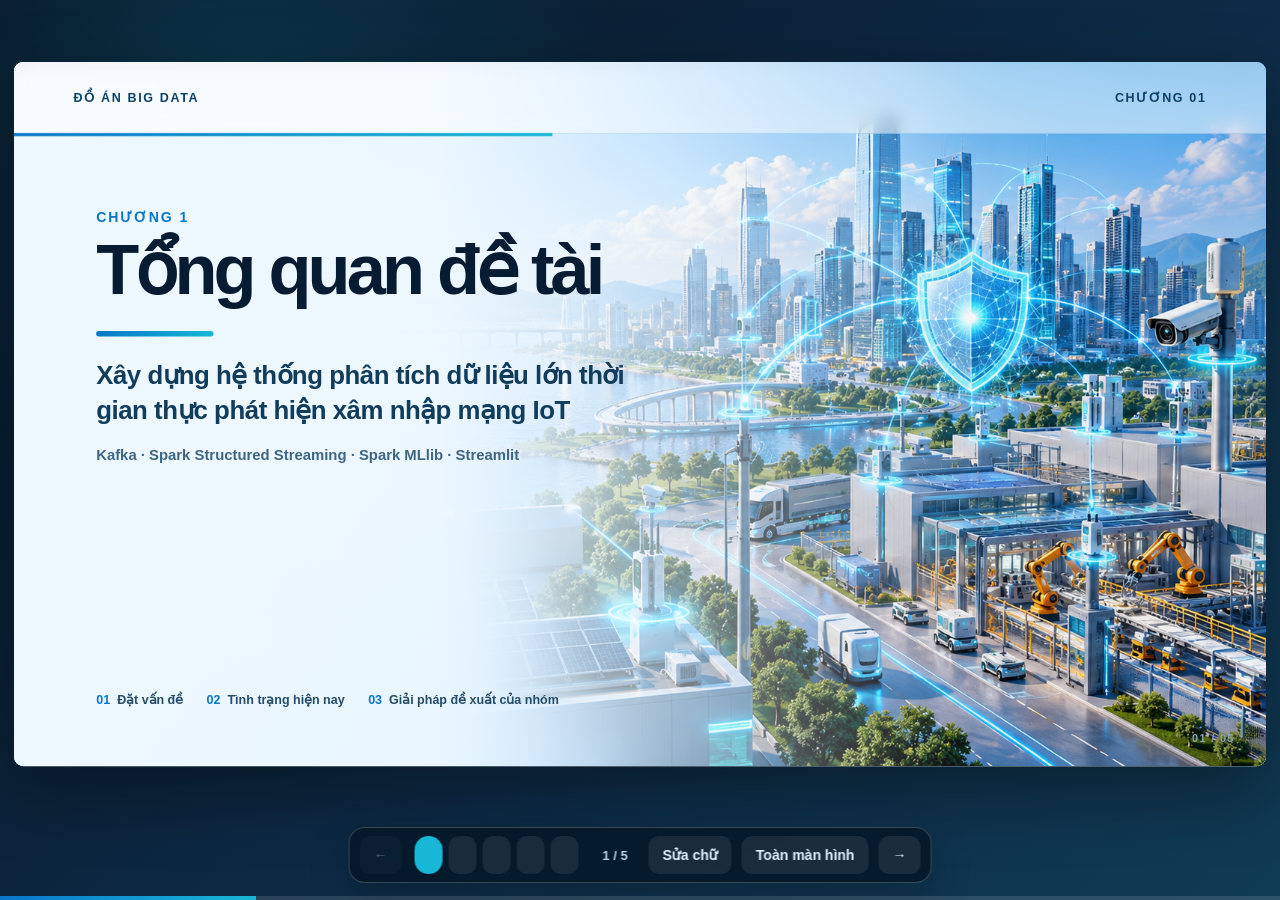
<file: presentation/chapter1-html/index.html>
<!doctype html>
<html lang="vi">
<head>
  <meta charset="utf-8">
  <meta name="viewport" content="width=device-width, initial-scale=1">
  <meta name="color-scheme" content="light">
  <title>Chương 1 — Tổng quan đề tài</title>
  <link rel="stylesheet" href="styles.css">
</head>
<body>
  <div class="app-shell">
    <main class="deck" aria-label="Trình chiếu Chương 1">
      <!-- SLIDE 1: MỞ CHƯƠNG -->
      <section class="slide slide--cover active" data-title="Tổng quan đề tài" aria-hidden="false">
        <img class="cover-image" src="assets/cover.png" alt="Thành phố và nhà máy IoT được bảo vệ bởi hệ thống an ninh mạng">
        <div class="cover-shade"></div>

        <header class="slide-header slide-header--cover">
          <span>ĐỒ ÁN BIG DATA</span>
          <span>CHƯƠNG 01</span>
        </header>

        <div class="cover-copy">
          <p class="eyebrow" data-edit>CHƯƠNG 1</p>
          <h1 data-edit>Tổng quan đề tài</h1>
          <div class="cover-rule"></div>
          <h2 data-edit>Xây dựng hệ thống phân tích dữ liệu lớn thời gian thực phát hiện xâm nhập mạng IoT</h2>
          <p class="cover-scope" data-edit>Kafka · Spark Structured Streaming · Spark MLlib · Streamlit</p>
        </div>

        <div class="chapter-map" aria-label="Nội dung chương">
          <span><b>01</b> Đặt vấn đề</span>
          <span><b>02</b> Tình trạng hiện nay</span>
          <span><b>03</b> Giải pháp đề xuất của nhóm</span>
        </div>
        <span class="slide-number">01 / 05</span>
      </section>

      <!-- SLIDE 2: ĐẶT VẤN ĐỀ -->
      <section class="slide" data-title="Đặt vấn đề" aria-hidden="true">
        <header class="slide-header">
          <span>CHƯƠNG 1 · TỔNG QUAN ĐỀ TÀI</span>
          <span>01</span>
        </header>

        <div class="section-kicker">1. ĐẶT VẤN ĐỀ</div>
        <h2 class="slide-title" data-edit>Dữ liệu IoT không ngừng, dấu hiệu tấn công xuất hiện xen kẽ</h2>

        <div class="problem-layout">
          <div class="problem-copy">
            <p class="lead" data-edit>Camera, cảm biến, gateway và thiết bị thông minh liên tục trao đổi dữ liệu. Một thiết bị bị xâm nhập có thể phát tán lưu lượng bất thường ngay trong dòng dữ liệu bình thường.</p>

            <div class="issue-list">
              <article class="issue">
                <span class="issue-index">01</span>
                <div>
                  <h3 data-edit>Dữ liệu đến liên tục</h3>
                  <p data-edit>Tốc độ và đặc trưng lưu lượng thay đổi theo thời gian, khó theo dõi bằng thao tác thủ công.</p>
                </div>
              </article>
              <article class="issue">
                <span class="issue-index">02</span>
                <div>
                  <h3 data-edit>Thiết bị và hành vi đa dạng</h3>
                  <p data-edit>Cùng một mạng có nhiều loại thiết bị, tạo ra các mẫu giao tiếp rất khác nhau.</p>
                </div>
              </article>
              <article class="issue">
                <span class="issue-index">03</span>
                <div>
                  <h3 data-edit>Phát hiện trễ làm giảm khả năng phản ứng</h3>
                  <p data-edit>Kết quả chỉ xuất hiện sau khi tổng hợp log khiến cảnh báo mất tính thời điểm.</p>
                </div>
              </article>
            </div>
          </div>

          <figure class="image-frame problem-visual">
            <img src="assets/problem.png" alt="Thiết bị IoT kết nối qua gateway và một thiết bị phát sinh lưu lượng tấn công">
            <figcaption data-edit>Lưu lượng tấn công có thể ẩn trong dòng sự kiện hợp lệ</figcaption>
          </figure>
        </div>

        <div class="takeaway" data-edit><b>Bài toán đặt ra:</b> phân tích sự kiện ngay khi phát sinh và duy trì giám sát trong suốt phiên hoạt động.</div>
        <span class="slide-number">02 / 05</span>
      </section>

      <!-- SLIDE 3: TÌNH TRẠNG HIỆN NAY — CÁC CÁCH TIẾP CẬN -->
      <section class="slide" data-title="Tình trạng hiện nay" aria-hidden="true">
        <header class="slide-header">
          <span>CHƯƠNG 1 · TỔNG QUAN ĐỀ TÀI</span>
          <span>02</span>
        </header>

        <div class="section-kicker">2. TÌNH TRẠNG HIỆN NAY</div>
        <h2 class="slide-title" data-edit>Ba cách tiếp cận phổ biến mới giải quyết từng phần của bài toán</h2>

        <div class="approach-list">
          <article class="approach approach--blue">
            <div class="approach-mark">A</div>
            <div class="approach-main">
              <h3 data-edit>Luật và chữ ký tấn công</h3>
              <p data-edit>Nhận diện tốt các mẫu đã biết, nhưng cần cập nhật thủ công khi hành vi tấn công thay đổi.</p>
            </div>
            <div class="approach-note" data-edit><b>Điểm mạnh</b><br>Dễ giải thích</div>
            <div class="approach-note approach-note--risk" data-edit><b>Hạn chế</b><br>Phụ thuộc mẫu có sẵn</div>
          </article>

          <article class="approach approach--teal">
            <div class="approach-mark">B</div>
            <div class="approach-main">
              <h3 data-edit>Phân tích log theo lô</h3>
              <p data-edit>Phù hợp điều tra sau sự cố, nhưng tạo khoảng trễ giữa thời điểm sự kiện xảy ra và lúc có kết quả.</p>
            </div>
            <div class="approach-note" data-edit><b>Điểm mạnh</b><br>Dễ tổng hợp</div>
            <div class="approach-note approach-note--risk" data-edit><b>Hạn chế</b><br>Không phản ánh tức thời</div>
          </article>

          <article class="approach approach--violet">
            <div class="approach-mark">C</div>
            <div class="approach-main">
              <h3 data-edit>Mô hình học máy trên dữ liệu tĩnh</h3>
              <p data-edit>Cho kết quả đánh giá tốt trong môi trường thử nghiệm, nhưng thường tách rời khâu thu nhận, cảnh báo và lưu lịch sử.</p>
            </div>
            <div class="approach-note" data-edit><b>Điểm mạnh</b><br>Học được mẫu phức tạp</div>
            <div class="approach-note approach-note--risk" data-edit><b>Hạn chế</b><br>Thiếu luồng vận hành</div>
          </article>
        </div>

        <p class="source-note" data-edit>Nhận xét tập trung vào cách triển khai thực tế của bài toán, không phủ nhận giá trị của từng phương pháp riêng lẻ.</p>
        <span class="slide-number">03 / 05</span>
      </section>

      <!-- SLIDE 4: TÌNH TRẠNG HIỆN NAY — KHOẢNG TRỐNG -->
      <section class="slide" data-title="Khoảng trống cần giải quyết" aria-hidden="true">
        <header class="slide-header">
          <span>CHƯƠNG 1 · TỔNG QUAN ĐỀ TÀI</span>
          <span>02</span>
        </header>

        <div class="section-kicker">2. TÌNH TRẠNG HIỆN NAY</div>
        <h2 class="slide-title" data-edit>Khoảng trống nằm ở khả năng vận hành liên tục từ dữ liệu đến cảnh báo</h2>

        <div class="broken-flow" aria-label="Quy trình rời rạc thường gặp">
          <div class="flow-node">
            <span>01</span>
            <b data-edit>Nguồn IoT</b>
            <small data-edit>Sự kiện mạng phát sinh liên tục</small>
          </div>
          <div class="flow-link flow-link--broken"><i></i><em data-edit>Xuất log thủ công</em></div>
          <div class="flow-node">
            <span>02</span>
            <b data-edit>Phân tích offline</b>
            <small data-edit>Xử lý sau khi đã gom đủ dữ liệu</small>
          </div>
          <div class="flow-link flow-link--broken"><i></i><em data-edit>Chờ kết quả</em></div>
          <div class="flow-node">
            <span>03</span>
            <b data-edit>Báo cáo</b>
            <small data-edit>Thiếu trạng thái trực tiếp và lịch sử thống nhất</small>
          </div>
        </div>

        <div class="gap-layout">
          <div class="gap-statement">
            <p class="gap-number">01</p>
            <p data-edit>Độ trễ giữa sự kiện và kết quả khiến cảnh báo thiếu tính thời điểm.</p>
          </div>
          <div class="gap-statement">
            <p class="gap-number">02</p>
            <p data-edit>Các công cụ rời rạc làm khó việc kiểm chứng toàn bộ luồng xử lý.</p>
          </div>
          <div class="gap-statement">
            <p class="gap-number">03</p>
            <p data-edit>Demo ngắn theo từng kịch bản chưa thể hiện rõ tính liên tục của hệ thống.</p>
          </div>
        </div>

        <div class="takeaway takeaway--dark" data-edit><b>Nhu cầu:</b> một pipeline duy nhất tiếp nhận dữ liệu liên tục, suy luận ngay trên luồng, tạo cảnh báo và lưu lại lịch sử.</div>
        <span class="slide-number">04 / 05</span>
      </section>

      <!-- SLIDE 5: GIẢI PHÁP ĐỀ XUẤT CỦA NHÓM -->
      <section class="slide" data-title="Giải pháp đề xuất của nhóm" aria-hidden="true">
        <header class="slide-header">
          <span>CHƯƠNG 1 · TỔNG QUAN ĐỀ TÀI</span>
          <span>03</span>
        </header>

        <div class="section-kicker">3. GIẢI PHÁP ĐỀ XUẤT CỦA NHÓM</div>
        <h2 class="slide-title solution-title" data-edit>Xây dựng hệ thống phân tích dữ liệu lớn thời gian thực phát hiện xâm nhập mạng IoT</h2>

        <figure class="solution-visual">
          <img src="assets/solution.png" alt="Kiến trúc từ thiết bị IoT qua xử lý luồng, học máy đến dashboard cảnh báo">
        </figure>

        <div class="stage-labels" aria-label="Các khối xử lý chính">
          <div><b>Kafka</b><span data-edit>Tiếp nhận và replay sự kiện</span></div>
          <div><b>Spark Streaming</b><span data-edit>Kiểm tra và xử lý liên tục</span></div>
          <div><b>Random Forest</b><span data-edit>Dự đoán Normal hoặc Attack</span></div>
          <div><b>Streamlit + SQLite</b><span data-edit>Dashboard, cảnh báo và lịch sử</span></div>
        </div>

        <div class="solution-footer">
          <p data-edit><b>Dữ liệu mô phỏng:</b> CICIoT2023</p>
          <p data-edit><b>Kịch bản trình diễn:</b> Normal · DDoS Burst · Mixed</p>
          <p data-edit><b>Giá trị chính:</b> thể hiện luồng end-to-end hoạt động liên tục</p>
        </div>
        <span class="slide-number">05 / 05</span>
      </section>
    </main>

    <nav class="controls" aria-label="Điều khiển trình chiếu">
      <button id="prevBtn" type="button" aria-label="Trang trước">←</button>
      <div id="dots" class="dots" aria-label="Danh sách trang"></div>
      <span id="counter" class="counter">1 / 5</span>
      <button id="editBtn" type="button" aria-pressed="false" title="Cho phép sửa chữ trực tiếp trong trình duyệt">Sửa chữ</button>
      <button id="fullscreenBtn" type="button" title="Toàn màn hình">Toàn màn hình</button>
      <button id="nextBtn" type="button" aria-label="Trang sau">→</button>
    </nav>
    <div class="progress" aria-hidden="true"><span id="progressBar"></span></div>
  </div>

  <script src="script.js"></script>
</body>
</html>
</file>
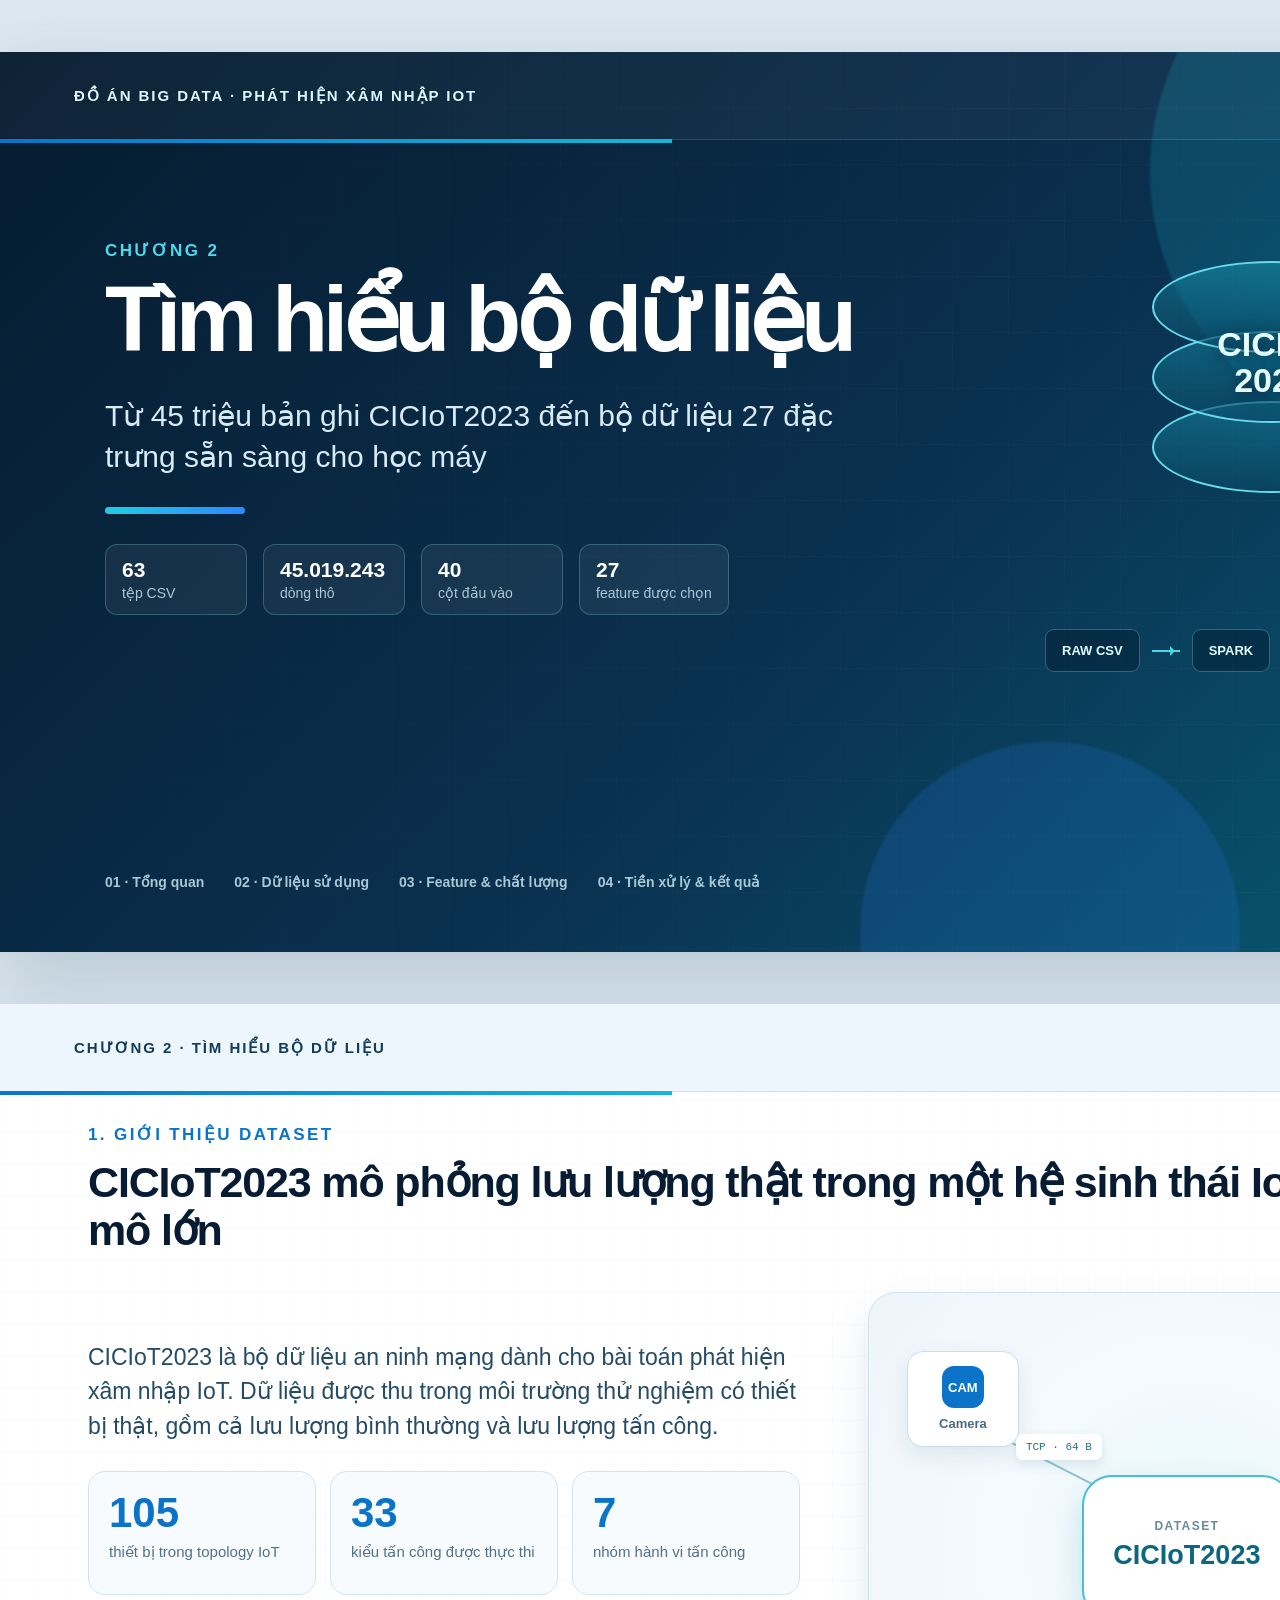
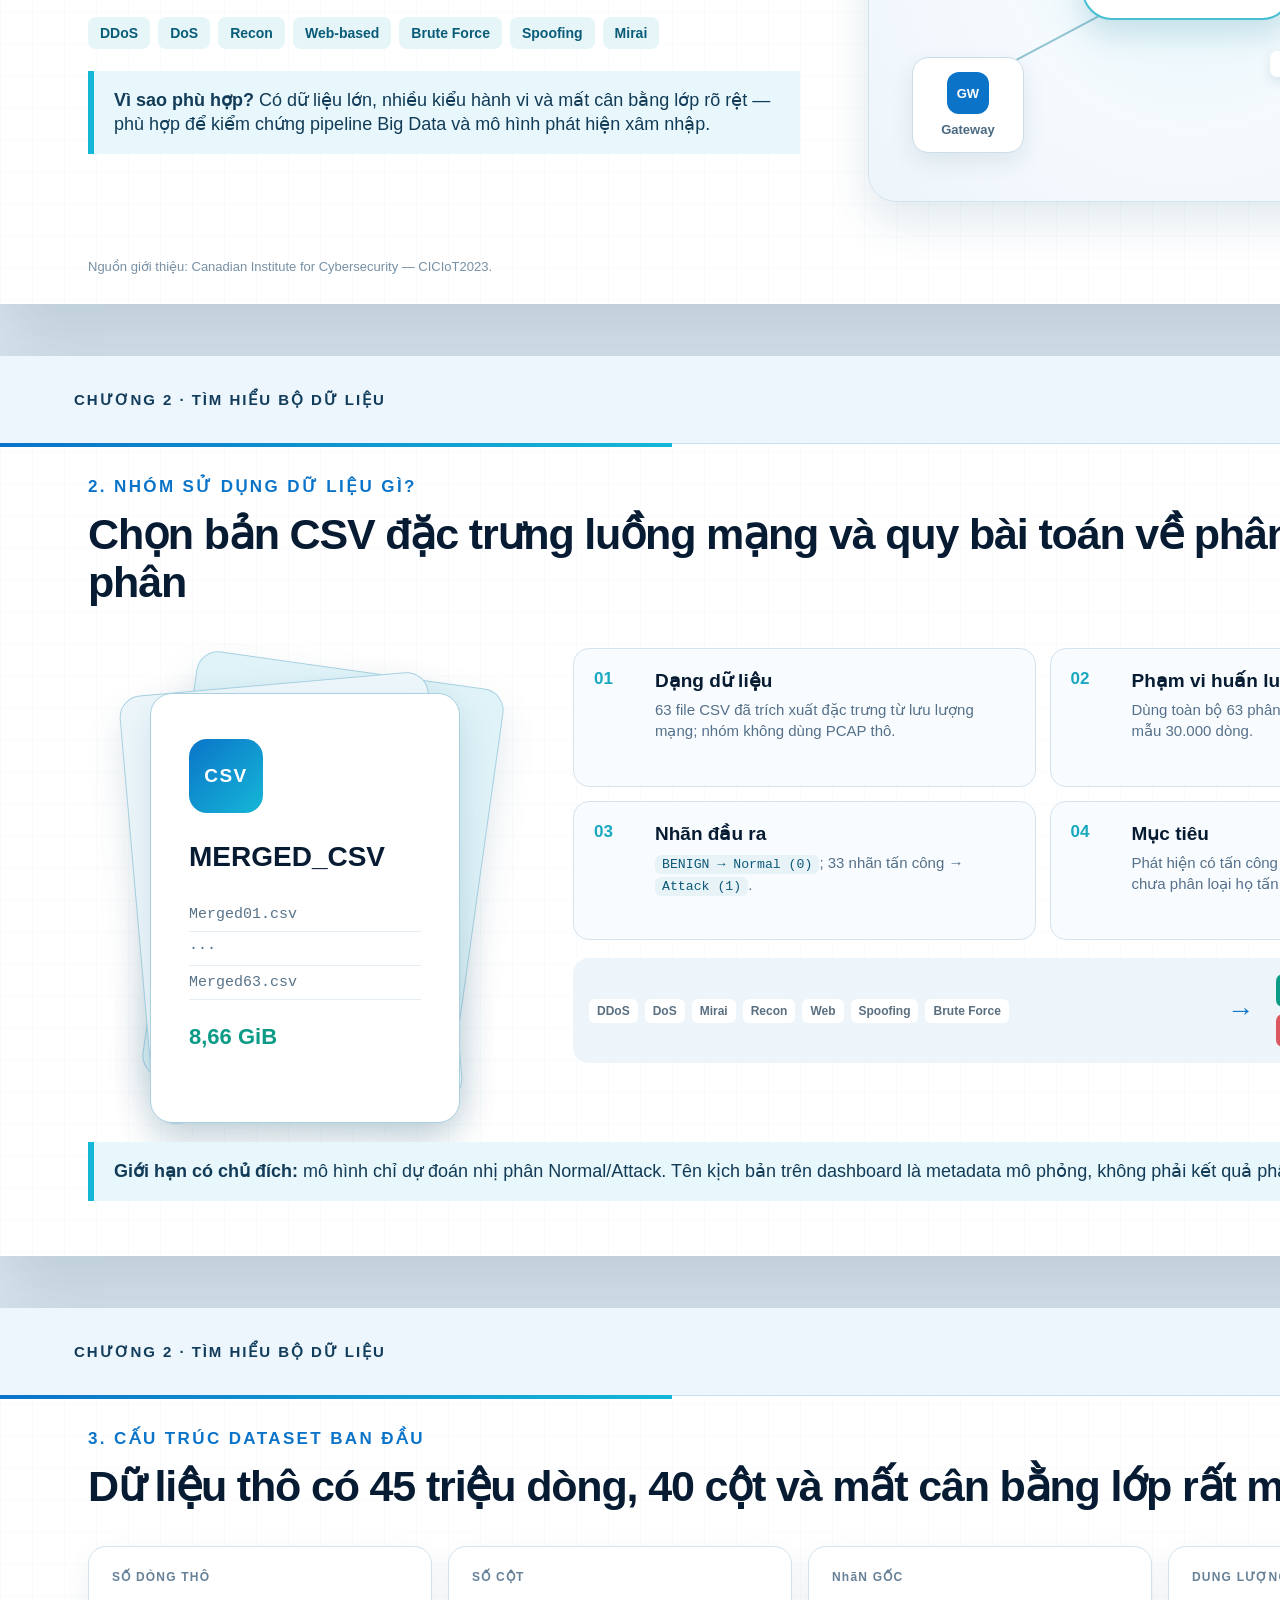
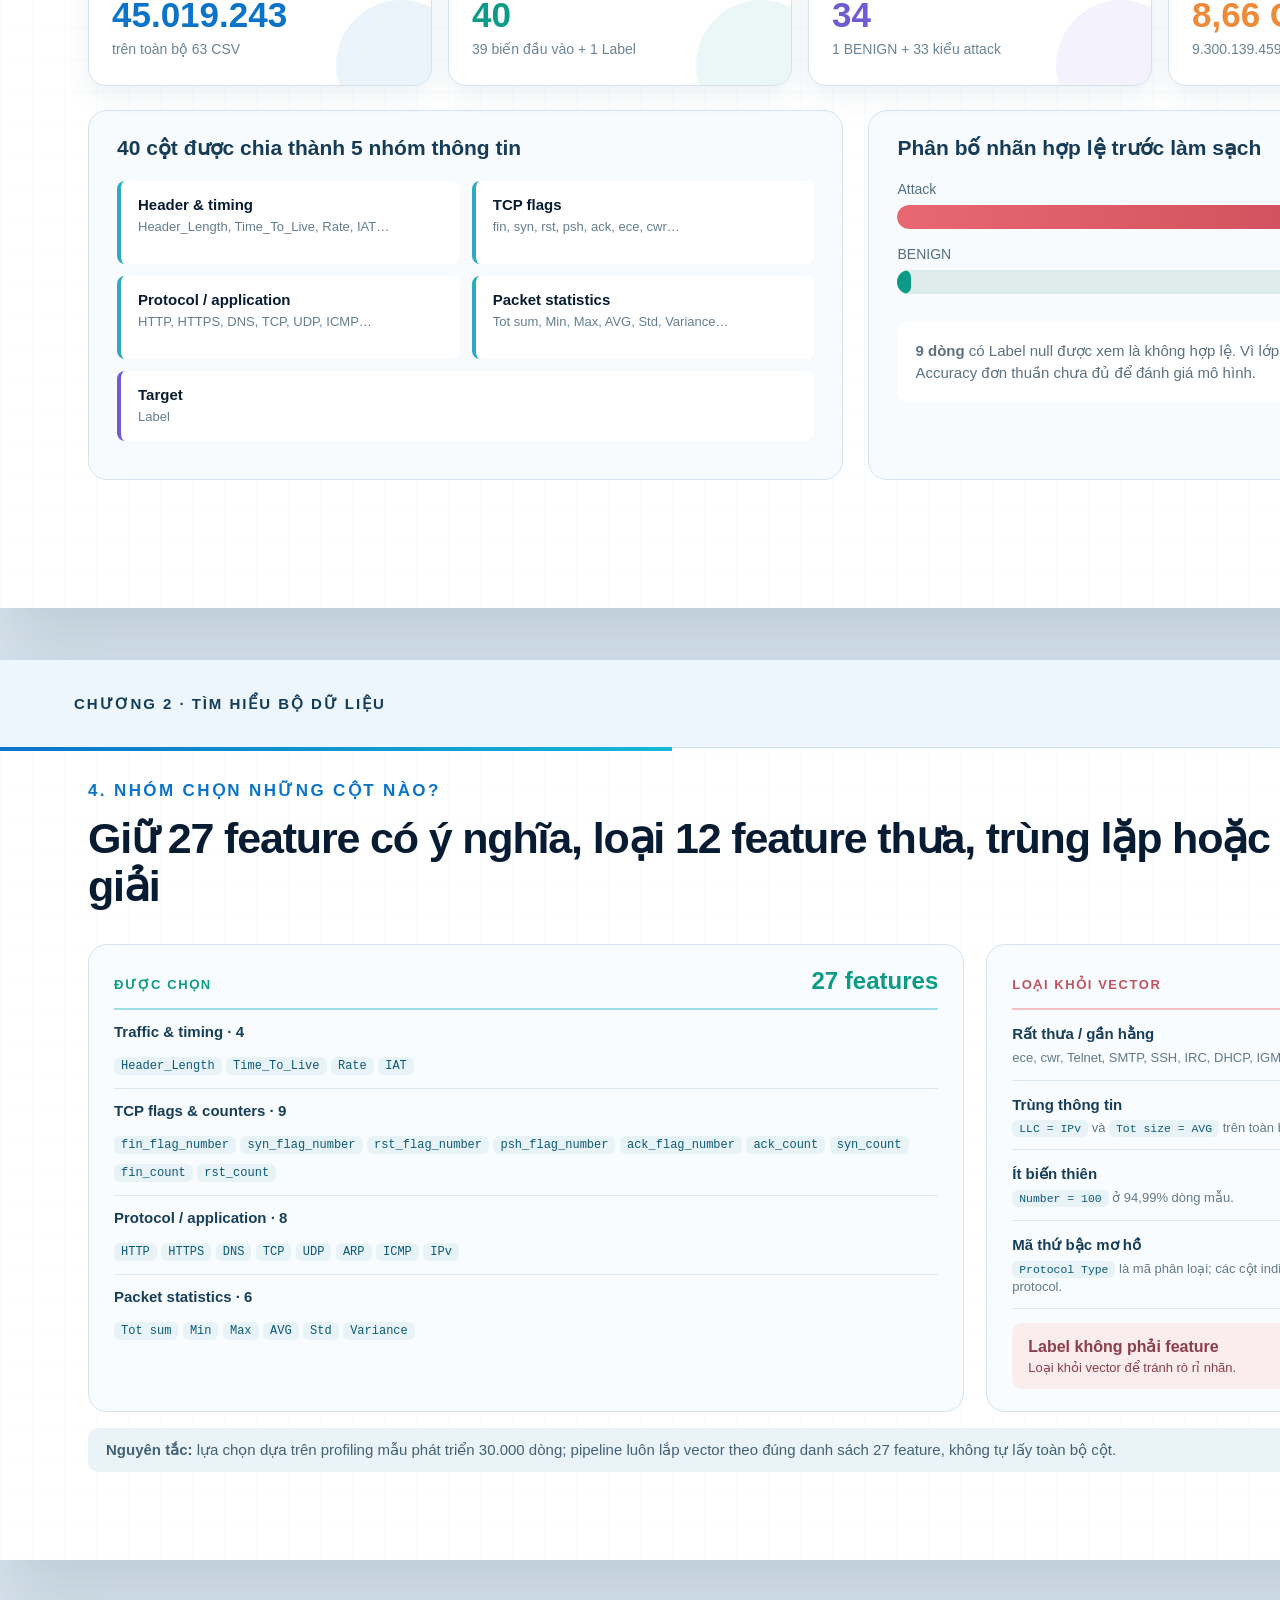
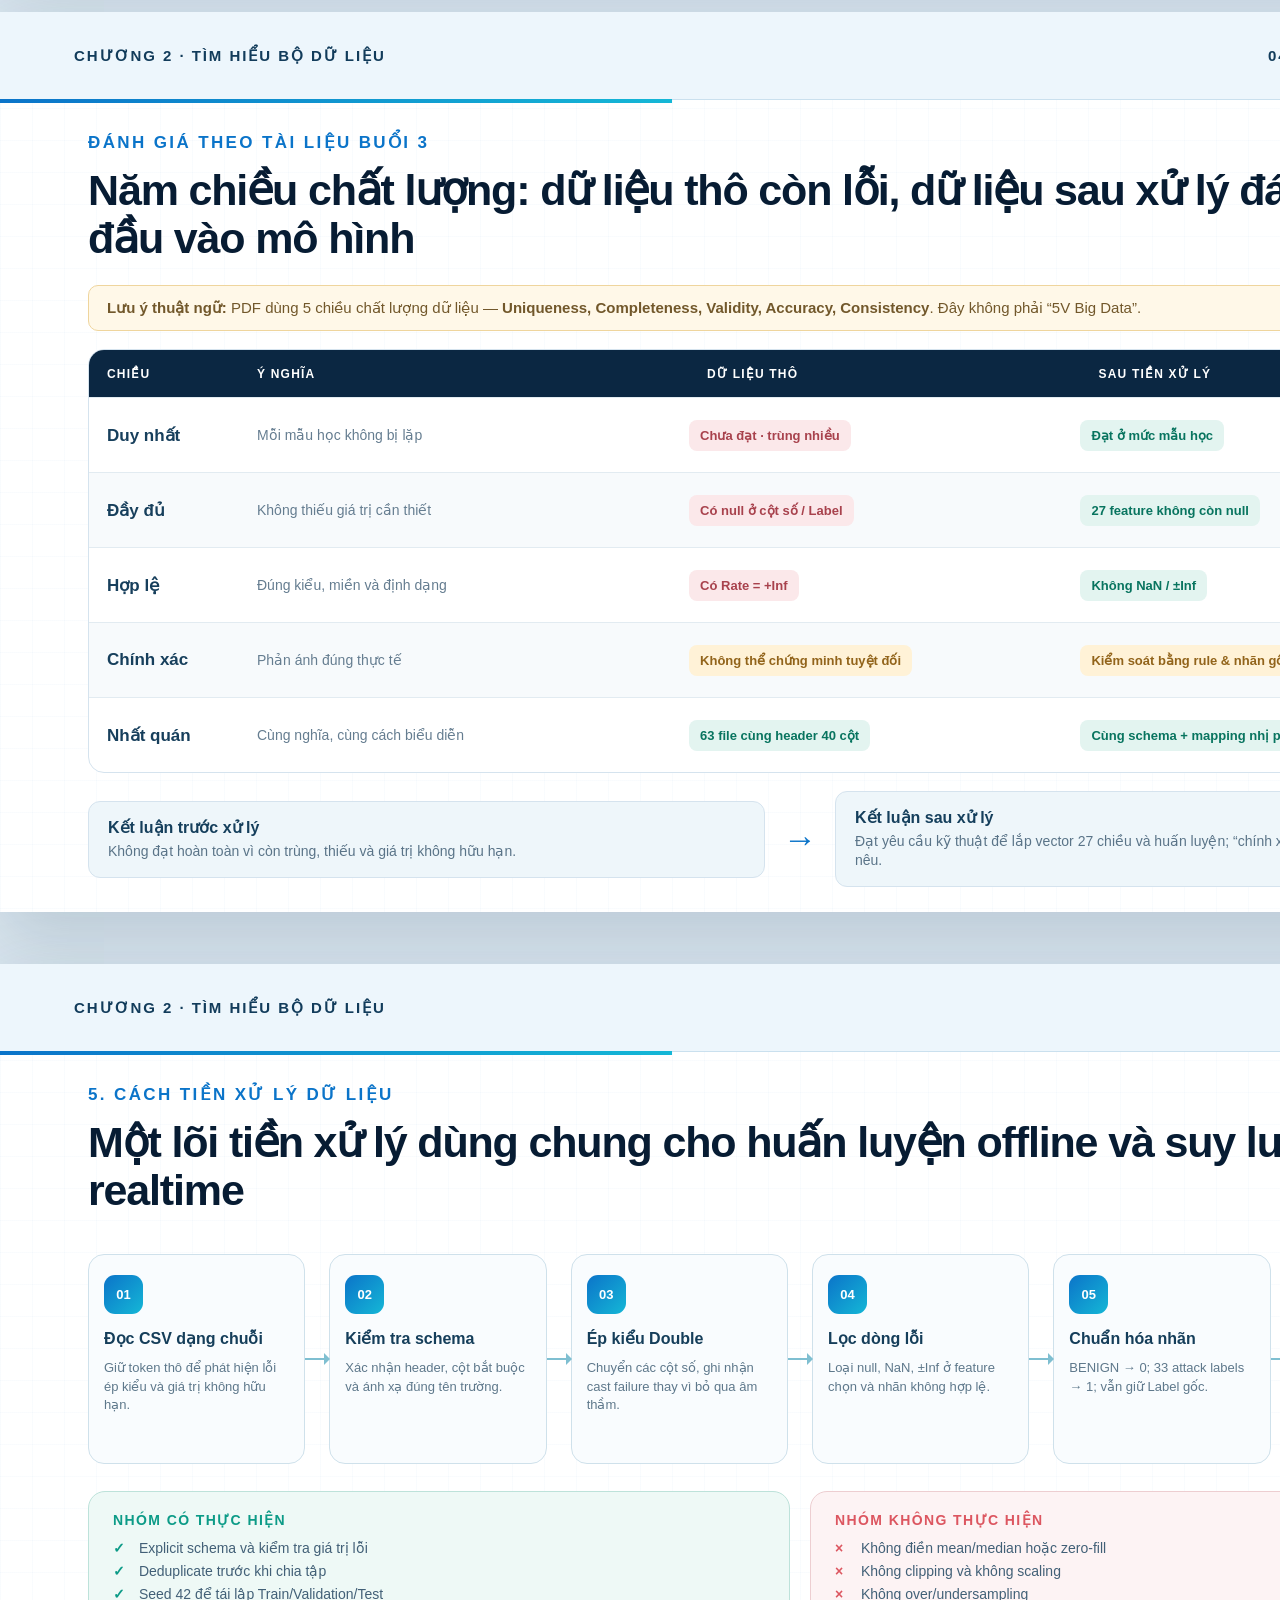
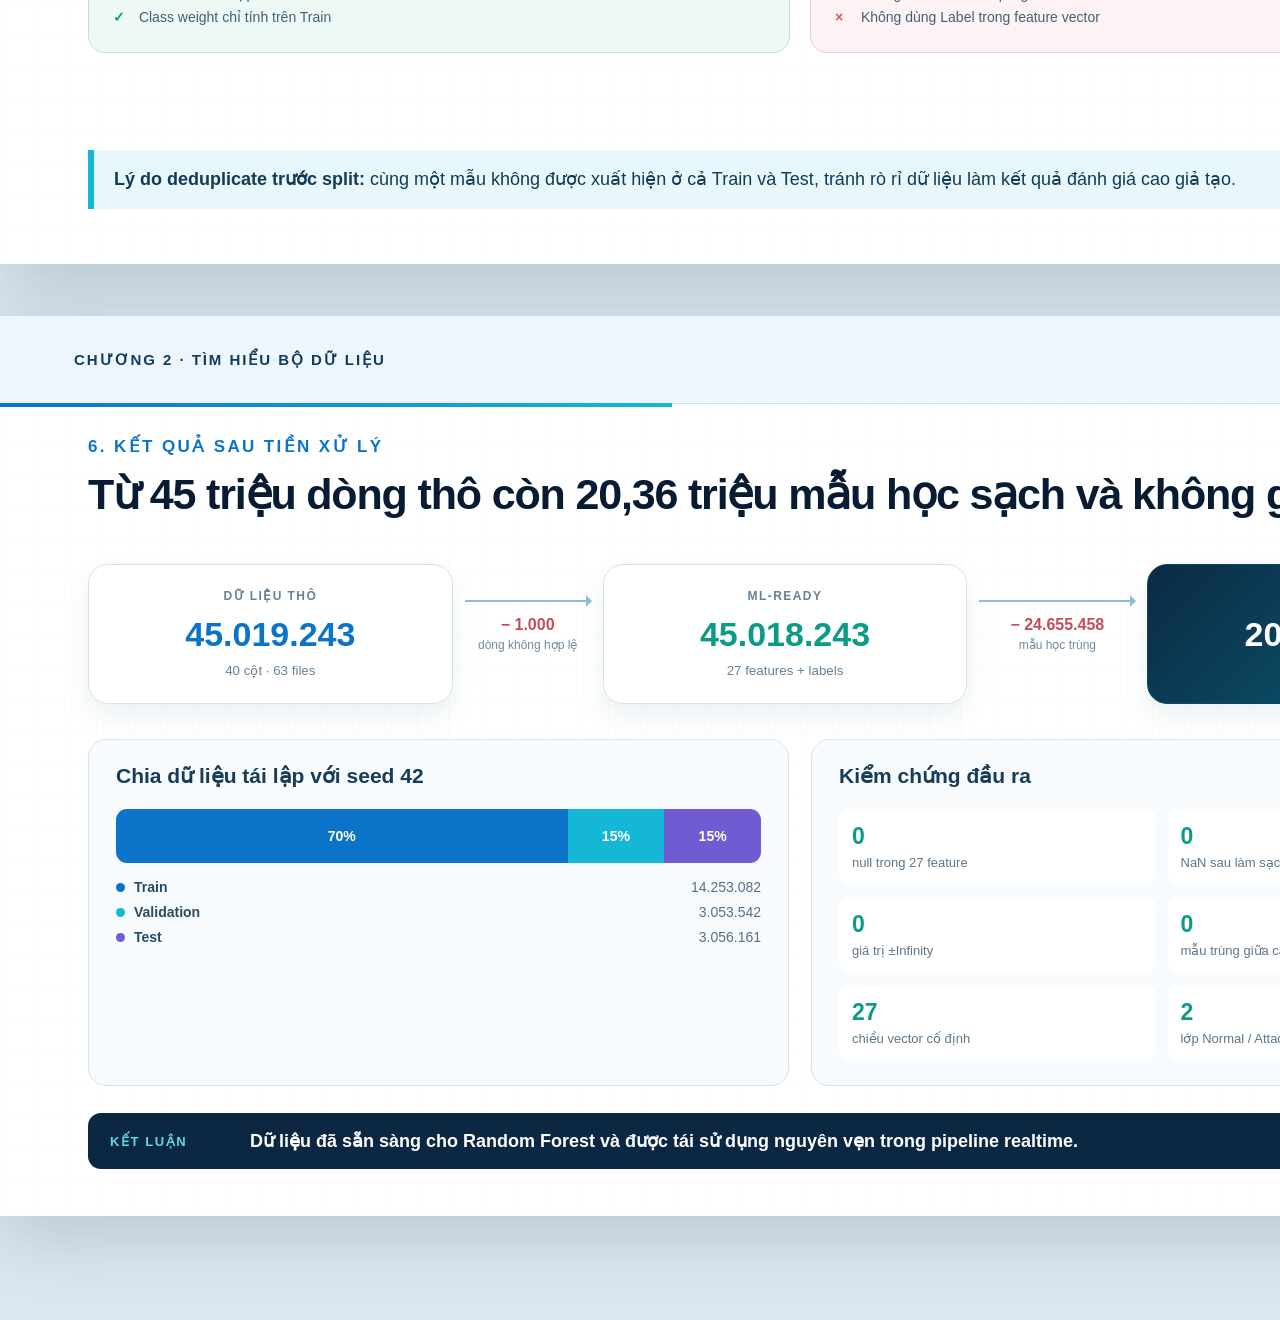
<file: presentation/chapter2-html/index.html>
<!doctype html>
<html lang="vi">
<head>
  <meta charset="utf-8">
  <meta name="color-scheme" content="light">
  <title>Chương 2 — Tìm hiểu bộ dữ liệu CICIoT2023</title>
  <link rel="stylesheet" href="styles.css">
</head>
<body>
  <main class="deck" aria-label="Chương 2 — Tìm hiểu bộ dữ liệu">
    <section id="slide-1" class="slide slide--cover">
      <div class="cover-grid" aria-hidden="true"></div>
      <div class="cover-orb cover-orb--one" aria-hidden="true"></div>
      <div class="cover-orb cover-orb--two" aria-hidden="true"></div>
      <header class="topbar topbar--cover">
        <span>ĐỒ ÁN BIG DATA · PHÁT HIỆN XÂM NHẬP IOT</span>
        <span>CHƯƠNG 02</span>
      </header>

      <div class="cover-copy">
        <p class="eyebrow">CHƯƠNG 2</p>
        <h1>Tìm hiểu bộ dữ liệu</h1>
        <p class="cover-subtitle">Từ 45 triệu bản ghi CICIoT2023 đến bộ dữ liệu 27 đặc trưng sẵn sàng cho học máy</p>
        <div class="cover-rule"></div>
        <div class="cover-facts">
          <span><b>63</b> tệp CSV</span>
          <span><b>45.019.243</b> dòng thô</span>
          <span><b>40</b> cột đầu vào</span>
          <span><b>27</b> feature được chọn</span>
        </div>
      </div>

      <div class="cover-visual" aria-label="Tóm tắt luồng chuẩn bị dữ liệu">
        <div class="database-hero">
          <span class="db-top"></span><span class="db-mid"></span><span class="db-bottom"></span>
          <b>CICIoT<br>2023</b>
        </div>
        <div class="cover-flow">
          <span>RAW CSV</span><i></i><span>SPARK</span><i></i><span>ML-READY</span>
        </div>
      </div>

      <div class="chapter-map">
        <span>01 · Tổng quan</span>
        <span>02 · Dữ liệu sử dụng</span>
        <span>03 · Feature &amp; chất lượng</span>
        <span>04 · Tiền xử lý &amp; kết quả</span>
      </div>
      <span class="slide-number">01 / 08</span>
    </section>

    <section id="slide-2" class="slide">
      <header class="topbar"><span>CHƯƠNG 2 · TÌM HIỂU BỘ DỮ LIỆU</span><span>01 · GIỚI THIỆU</span></header>
      <p class="section-kicker">1. GIỚI THIỆU DATASET</p>
      <h2>CICIoT2023 mô phỏng lưu lượng thật trong một hệ sinh thái IoT quy mô lớn</h2>

      <div class="intro-layout">
        <div class="intro-copy">
          <p class="lead">CICIoT2023 là bộ dữ liệu an ninh mạng dành cho bài toán phát hiện xâm nhập IoT. Dữ liệu được thu trong môi trường thử nghiệm có thiết bị thật, gồm cả lưu lượng bình thường và lưu lượng tấn công.</p>
          <div class="stat-row">
            <article><strong>105</strong><span>thiết bị trong topology IoT</span></article>
            <article><strong>33</strong><span>kiểu tấn công được thực thi</span></article>
            <article><strong>7</strong><span>nhóm hành vi tấn công</span></article>
          </div>
          <div class="attack-tags" aria-label="Bảy nhóm tấn công">
            <span>DDoS</span><span>DoS</span><span>Recon</span><span>Web-based</span>
            <span>Brute Force</span><span>Spoofing</span><span>Mirai</span>
          </div>
          <div class="message"><b>Vì sao phù hợp?</b> Có dữ liệu lớn, nhiều kiểu hành vi và mất cân bằng lớp rõ rệt — phù hợp để kiểm chứng pipeline Big Data và mô hình phát hiện xâm nhập.</div>
        </div>

        <div class="iot-map" aria-label="Mô hình dữ liệu từ thiết bị tới bản ghi mạng">
          <div class="hub"><span>DATASET</span><b>CICIoT2023</b></div>
          <div class="device device--camera"><span>CAM</span><small>Camera</small></div>
          <div class="device device--sensor"><span>SEN</span><small>Sensor</small></div>
          <div class="device device--gateway"><span>GW</span><small>Gateway</small></div>
          <div class="device device--attacker"><span>!</span><small>Attack node</small></div>
          <i class="wire wire--one"></i><i class="wire wire--two"></i><i class="wire wire--three"></i><i class="wire wire--four"></i>
          <div class="packet packet--one">TCP · 64 B</div><div class="packet packet--two">UDP · HIGH RATE</div>
        </div>
      </div>

      <p class="source">Nguồn giới thiệu: Canadian Institute for Cybersecurity — CICIoT2023.</p>
      <span class="slide-number">02 / 08</span>
    </section>

    <section id="slide-3" class="slide">
      <header class="topbar"><span>CHƯƠNG 2 · TÌM HIỂU BỘ DỮ LIỆU</span><span>02 · PHẠM VI SỬ DỤNG</span></header>
      <p class="section-kicker">2. NHÓM SỬ DỤNG DỮ LIỆU GÌ?</p>
      <h2>Chọn bản CSV đặc trưng luồng mạng và quy bài toán về phân loại nhị phân</h2>

      <div class="choice-layout">
        <div class="file-stack" aria-label="63 phân vùng CSV">
          <div class="file-sheet file-sheet--back"></div>
          <div class="file-sheet file-sheet--middle"></div>
          <div class="file-sheet file-sheet--front">
            <div class="csv-badge">CSV</div>
            <b>MERGED_CSV</b>
            <span>Merged01.csv</span><span>···</span><span>Merged63.csv</span>
            <strong>8,66 GiB</strong>
          </div>
        </div>

        <div class="choice-content">
          <div class="decision-grid">
            <article>
              <span class="decision-no">01</span>
              <div><b>Dạng dữ liệu</b><p>63 file CSV đã trích xuất đặc trưng từ lưu lượng mạng; nhóm không dùng PCAP thô.</p></div>
            </article>
            <article>
              <span class="decision-no">02</span>
              <div><b>Phạm vi huấn luyện</b><p>Dùng toàn bộ 63 phân vùng cục bộ, không chỉ dùng mẫu 30.000 dòng.</p></div>
            </article>
            <article>
              <span class="decision-no">03</span>
              <div><b>Nhãn đầu ra</b><p><code>BENIGN → Normal (0)</code>; 33 nhãn tấn công → <code>Attack (1)</code>.</p></div>
            </article>
            <article>
              <span class="decision-no">04</span>
              <div><b>Mục tiêu</b><p>Phát hiện có tấn công hay không theo thời gian thực, chưa phân loại họ tấn công.</p></div>
            </article>
          </div>
          <div class="binary-map">
            <div class="label-cloud">
              <span>DDoS</span><span>DoS</span><span>Mirai</span><span>Recon</span><span>Web</span><span>Spoofing</span><span>Brute Force</span>
            </div>
            <i>→</i>
            <div class="binary-target"><span class="normal">NORMAL · 0</span><span class="attack">ATTACK · 1</span></div>
          </div>
        </div>
      </div>

      <div class="message message--wide"><b>Giới hạn có chủ đích:</b> mô hình chỉ dự đoán nhị phân Normal/Attack. Tên kịch bản trên dashboard là metadata mô phỏng, không phải kết quả phân loại đa lớp.</div>
      <span class="slide-number">03 / 08</span>
    </section>

    <section id="slide-4" class="slide">
      <header class="topbar"><span>CHƯƠNG 2 · TÌM HIỂU BỘ DỮ LIỆU</span><span>03 · MỔ XẺ DỮ LIỆU</span></header>
      <p class="section-kicker">3. CẤU TRÚC DATASET BAN ĐẦU</p>
      <h2>Dữ liệu thô có 45 triệu dòng, 40 cột và mất cân bằng lớp rất mạnh</h2>

      <div class="anatomy-grid">
        <article class="metric-card metric-card--blue"><span>SỐ DÒNG THÔ</span><strong>45.019.243</strong><small>trên toàn bộ 63 CSV</small></article>
        <article class="metric-card metric-card--teal"><span>SỐ CỘT</span><strong>40</strong><small>39 biến đầu vào + 1 Label</small></article>
        <article class="metric-card metric-card--violet"><span>NhãN GỐC</span><strong>34</strong><small>1 BENIGN + 33 kiểu attack</small></article>
        <article class="metric-card metric-card--orange"><span>DUNG LƯỢNG</span><strong>8,66 GiB</strong><small>9.300.139.459 bytes</small></article>
      </div>

      <div class="anatomy-lower">
        <div class="schema-panel">
          <h3>40 cột được chia thành 5 nhóm thông tin</h3>
          <div class="schema-groups">
            <span><b>Header &amp; timing</b><small>Header_Length, Time_To_Live, Rate, IAT…</small></span>
            <span><b>TCP flags</b><small>fin, syn, rst, psh, ack, ece, cwr…</small></span>
            <span><b>Protocol / application</b><small>HTTP, HTTPS, DNS, TCP, UDP, ICMP…</small></span>
            <span><b>Packet statistics</b><small>Tot sum, Min, Max, AVG, Std, Variance…</small></span>
            <span><b>Target</b><small>Label</small></span>
          </div>
        </div>

        <div class="imbalance-panel">
          <h3>Phân bố nhãn hợp lệ trước làm sạch</h3>
          <div class="bar-title"><span>Attack</span><b>43.967.861 · 97,66%</b></div>
          <div class="class-bar"><span style="width:97.66%"></span></div>
          <div class="bar-title"><span>BENIGN</span><b>1.051.373 · 2,34%</b></div>
          <div class="class-bar class-bar--normal"><span style="width:2.34%"></span></div>
          <p><b>9 dòng</b> có Label null được xem là không hợp lệ. Vì lớp Attack chiếm áp đảo, Accuracy đơn thuần chưa đủ để đánh giá mô hình.</p>
        </div>
      </div>
      <span class="slide-number">04 / 08</span>
    </section>

    <section id="slide-5" class="slide slide--features">
      <header class="topbar"><span>CHƯƠNG 2 · TÌM HIỂU BỘ DỮ LIỆU</span><span>04 · LỰA CHỌN FEATURE</span></header>
      <p class="section-kicker">4. NHÓM CHỌN NHỮNG CỘT NÀO?</p>
      <h2>Giữ 27 feature có ý nghĩa, loại 12 feature thưa, trùng lặp hoặc khó diễn giải</h2>

      <div class="feature-layout">
        <div class="selected-panel">
          <div class="panel-heading"><span>ĐƯỢC CHỌN</span><strong>27 features</strong></div>
          <div class="feature-group">
            <b>Traffic &amp; timing · 4</b>
            <p><code>Header_Length</code> <code>Time_To_Live</code> <code>Rate</code> <code>IAT</code></p>
          </div>
          <div class="feature-group">
            <b>TCP flags &amp; counters · 9</b>
            <p><code>fin_flag_number</code> <code>syn_flag_number</code> <code>rst_flag_number</code> <code>psh_flag_number</code> <code>ack_flag_number</code> <code>ack_count</code> <code>syn_count</code> <code>fin_count</code> <code>rst_count</code></p>
          </div>
          <div class="feature-group">
            <b>Protocol / application · 8</b>
            <p><code>HTTP</code> <code>HTTPS</code> <code>DNS</code> <code>TCP</code> <code>UDP</code> <code>ARP</code> <code>ICMP</code> <code>IPv</code></p>
          </div>
          <div class="feature-group">
            <b>Packet statistics · 6</b>
            <p><code>Tot sum</code> <code>Min</code> <code>Max</code> <code>AVG</code> <code>Std</code> <code>Variance</code></p>
          </div>
        </div>

        <div class="excluded-panel">
          <div class="panel-heading panel-heading--muted"><span>LOẠI KHỎI VECTOR</span><strong>12 features</strong></div>
          <div class="reason-row"><span>Rất thưa / gần hằng</span><b>8</b><p>ece, cwr, Telnet, SMTP, SSH, IRC, DHCP, IGMP có ≥ 99,49% giá trị 0.</p></div>
          <div class="reason-row"><span>Trùng thông tin</span><b>2</b><p><code>LLC = IPv</code> và <code>Tot size = AVG</code> trên toàn bộ mẫu 30.000 dòng.</p></div>
          <div class="reason-row"><span>Ít biến thiên</span><b>1</b><p><code>Number = 100</code> ở 94,99% dòng mẫu.</p></div>
          <div class="reason-row"><span>Mã thứ bậc mơ hồ</span><b>1</b><p><code>Protocol Type</code> là mã phân loại; các cột indicator đã giữ thông tin protocol.</p></div>
          <div class="not-feature"><b>Label không phải feature</b><span>Loại khỏi vector để tránh rò rỉ nhãn.</span></div>
        </div>
      </div>

      <p class="feature-note"><b>Nguyên tắc:</b> lựa chọn dựa trên profiling mẫu phát triển 30.000 dòng; pipeline luôn lắp vector theo đúng danh sách 27 feature, không tự lấy toàn bộ cột.</p>
      <span class="slide-number">05 / 08</span>
    </section>

    <section id="slide-6" class="slide slide--quality">
      <header class="topbar"><span>CHƯƠNG 2 · TÌM HIỂU BỘ DỮ LIỆU</span><span>04 · ĐÁNH GIÁ CHẤT LƯỢNG</span></header>
      <p class="section-kicker">ĐÁNH GIÁ THEO TÀI LIỆU BUỔI 3</p>
      <h2>Năm chiều chất lượng: dữ liệu thô còn lỗi, dữ liệu sau xử lý đáp ứng đầu vào mô hình</h2>

      <div class="quality-note"><b>Lưu ý thuật ngữ:</b> PDF dùng 5 chiều chất lượng dữ liệu — <strong>Uniqueness, Completeness, Validity, Accuracy, Consistency</strong>. Đây không phải “5V Big Data”.</div>

      <div class="quality-table">
        <div class="quality-head"><span>CHIỀU</span><span>Ý NGHĨA</span><span>DỮ LIỆU THÔ</span><span>SAU TIỀN XỬ LÝ</span></div>
        <div class="quality-row">
          <b>Duy nhất</b><span>Mỗi mẫu học không bị lặp</span><span class="status status--warn">Chưa đạt · trùng nhiều</span><span class="status status--ok">Đạt ở mức mẫu học</span>
        </div>
        <div class="quality-row">
          <b>Đầy đủ</b><span>Không thiếu giá trị cần thiết</span><span class="status status--warn">Có null ở cột số / Label</span><span class="status status--ok">27 feature không còn null</span>
        </div>
        <div class="quality-row">
          <b>Hợp lệ</b><span>Đúng kiểu, miền và định dạng</span><span class="status status--warn">Có Rate = +Inf</span><span class="status status--ok">Không NaN / ±Inf</span>
        </div>
        <div class="quality-row">
          <b>Chính xác</b><span>Phản ánh đúng thực tế</span><span class="status status--mid">Không thể chứng minh tuyệt đối</span><span class="status status--mid">Kiểm soát bằng rule &amp; nhãn gốc</span>
        </div>
        <div class="quality-row">
          <b>Nhất quán</b><span>Cùng nghĩa, cùng cách biểu diễn</span><span class="status status--ok">63 file cùng header 40 cột</span><span class="status status--ok">Cùng schema + mapping nhị phân</span>
        </div>
      </div>

      <div class="quality-conclusion">
        <div><b>Kết luận trước xử lý</b><span>Không đạt hoàn toàn vì còn trùng, thiếu và giá trị không hữu hạn.</span></div>
        <i>→</i>
        <div><b>Kết luận sau xử lý</b><span>Đạt yêu cầu kỹ thuật để lắp vector 27 chiều và huấn luyện; “chính xác thực tế” vẫn là giới hạn cần nêu.</span></div>
      </div>
      <span class="slide-number">06 / 08</span>
    </section>

    <section id="slide-7" class="slide slide--pipeline">
      <header class="topbar"><span>CHƯƠNG 2 · TÌM HIỂU BỘ DỮ LIỆU</span><span>05 · TIỀN XỬ LÝ</span></header>
      <p class="section-kicker">5. CÁCH TIỀN XỬ LÝ DỮ LIỆU</p>
      <h2>Một lõi tiền xử lý dùng chung cho huấn luyện offline và suy luận realtime</h2>

      <div class="pipeline-flow" aria-label="Pipeline tiền xử lý gồm sáu bước">
        <article><span>01</span><b>Đọc CSV dạng chuỗi</b><p>Giữ token thô để phát hiện lỗi ép kiểu và giá trị không hữu hạn.</p></article>
        <i></i>
        <article><span>02</span><b>Kiểm tra schema</b><p>Xác nhận header, cột bắt buộc và ánh xạ đúng tên trường.</p></article>
        <i></i>
        <article><span>03</span><b>Ép kiểu Double</b><p>Chuyển các cột số, ghi nhận cast failure thay vì bỏ qua âm thầm.</p></article>
        <i></i>
        <article><span>04</span><b>Lọc dòng lỗi</b><p>Loại null, NaN, ±Inf ở feature chọn và nhãn không hợp lệ.</p></article>
        <i></i>
        <article><span>05</span><b>Chuẩn hóa nhãn</b><p>BENIGN → 0; 33 attack labels → 1; vẫn giữ Label gốc.</p></article>
        <i></i>
        <article><span>06</span><b>Rẽ nhánh sử dụng</b><p>Offline: deduplicate và split 70/15/15. Realtime: lắp vector 27 chiều để suy luận.</p></article>
      </div>

      <div class="policy-grid">
        <div class="policy policy--do">
          <h3>NHÓM CÓ THỰC HIỆN</h3>
          <p><span>✓</span> Explicit schema và kiểm tra giá trị lỗi</p>
          <p><span>✓</span> Deduplicate trước khi chia tập</p>
          <p><span>✓</span> Seed 42 để tái lập Train/Validation/Test</p>
          <p><span>✓</span> Class weight chỉ tính trên Train</p>
        </div>
        <div class="policy policy--dont">
          <h3>NHÓM KHÔNG THỰC HIỆN</h3>
          <p><span>×</span> Không điền mean/median hoặc zero-fill</p>
          <p><span>×</span> Không clipping và không scaling</p>
          <p><span>×</span> Không over/undersampling</p>
          <p><span>×</span> Không dùng Label trong feature vector</p>
        </div>
      </div>

      <div class="message message--wide"><b>Lý do deduplicate trước split:</b> cùng một mẫu không được xuất hiện ở cả Train và Test, tránh rò rỉ dữ liệu làm kết quả đánh giá cao giả tạo.</div>
      <span class="slide-number">07 / 08</span>
    </section>

    <section id="slide-8" class="slide slide--results">
      <header class="topbar"><span>CHƯƠNG 2 · TÌM HIỂU BỘ DỮ LIỆU</span><span>06 · KẾT QUẢ</span></header>
      <p class="section-kicker">6. KẾT QUẢ SAU TIỀN XỬ LÝ</p>
      <h2>Từ 45 triệu dòng thô còn 20,36 triệu mẫu học sạch và không giao nhau</h2>

      <div class="funnel">
        <div class="funnel-step funnel-step--raw"><span>DỮ LIỆU THÔ</span><b>45.019.243</b><small>40 cột · 63 files</small></div>
        <div class="funnel-arrow"><b>− 1.000</b><span>dòng không hợp lệ</span></div>
        <div class="funnel-step funnel-step--clean"><span>ML-READY</span><b>45.018.243</b><small>27 features + labels</small></div>
        <div class="funnel-arrow"><b>− 24.655.458</b><span>mẫu học trùng</span></div>
        <div class="funnel-step funnel-step--final"><span>SAU DEDUP</span><b>20.362.785</b><small>vector 27 chiều</small></div>
      </div>

      <div class="result-lower">
        <div class="split-panel">
          <h3>Chia dữ liệu tái lập với seed 42</h3>
          <div class="split-bar"><span class="train">70%</span><span class="validation">15%</span><span class="test">15%</span></div>
          <div class="split-list">
            <p><i class="dot dot--train"></i><b>Train</b><span>14.253.082</span></p>
            <p><i class="dot dot--validation"></i><b>Validation</b><span>3.053.542</span></p>
            <p><i class="dot dot--test"></i><b>Test</b><span>3.056.161</span></p>
          </div>
        </div>

        <div class="checks-panel">
          <h3>Kiểm chứng đầu ra</h3>
          <div class="check-grid">
            <span><b>0</b> null trong 27 feature</span>
            <span><b>0</b> NaN sau làm sạch</span>
            <span><b>0</b> giá trị ±Infinity</span>
            <span><b>0</b> mẫu trùng giữa các split</span>
            <span><b>27</b> chiều vector cố định</span>
            <span><b>2</b> lớp Normal / Attack</span>
          </div>
        </div>
      </div>

      <div class="final-takeaway"><span>KẾT LUẬN</span><b>Dữ liệu đã sẵn sàng cho Random Forest và được tái sử dụng nguyên vẹn trong pipeline realtime.</b></div>
      <span class="slide-number">08 / 08</span>
    </section>
  </main>
</body>
</html>
</file>
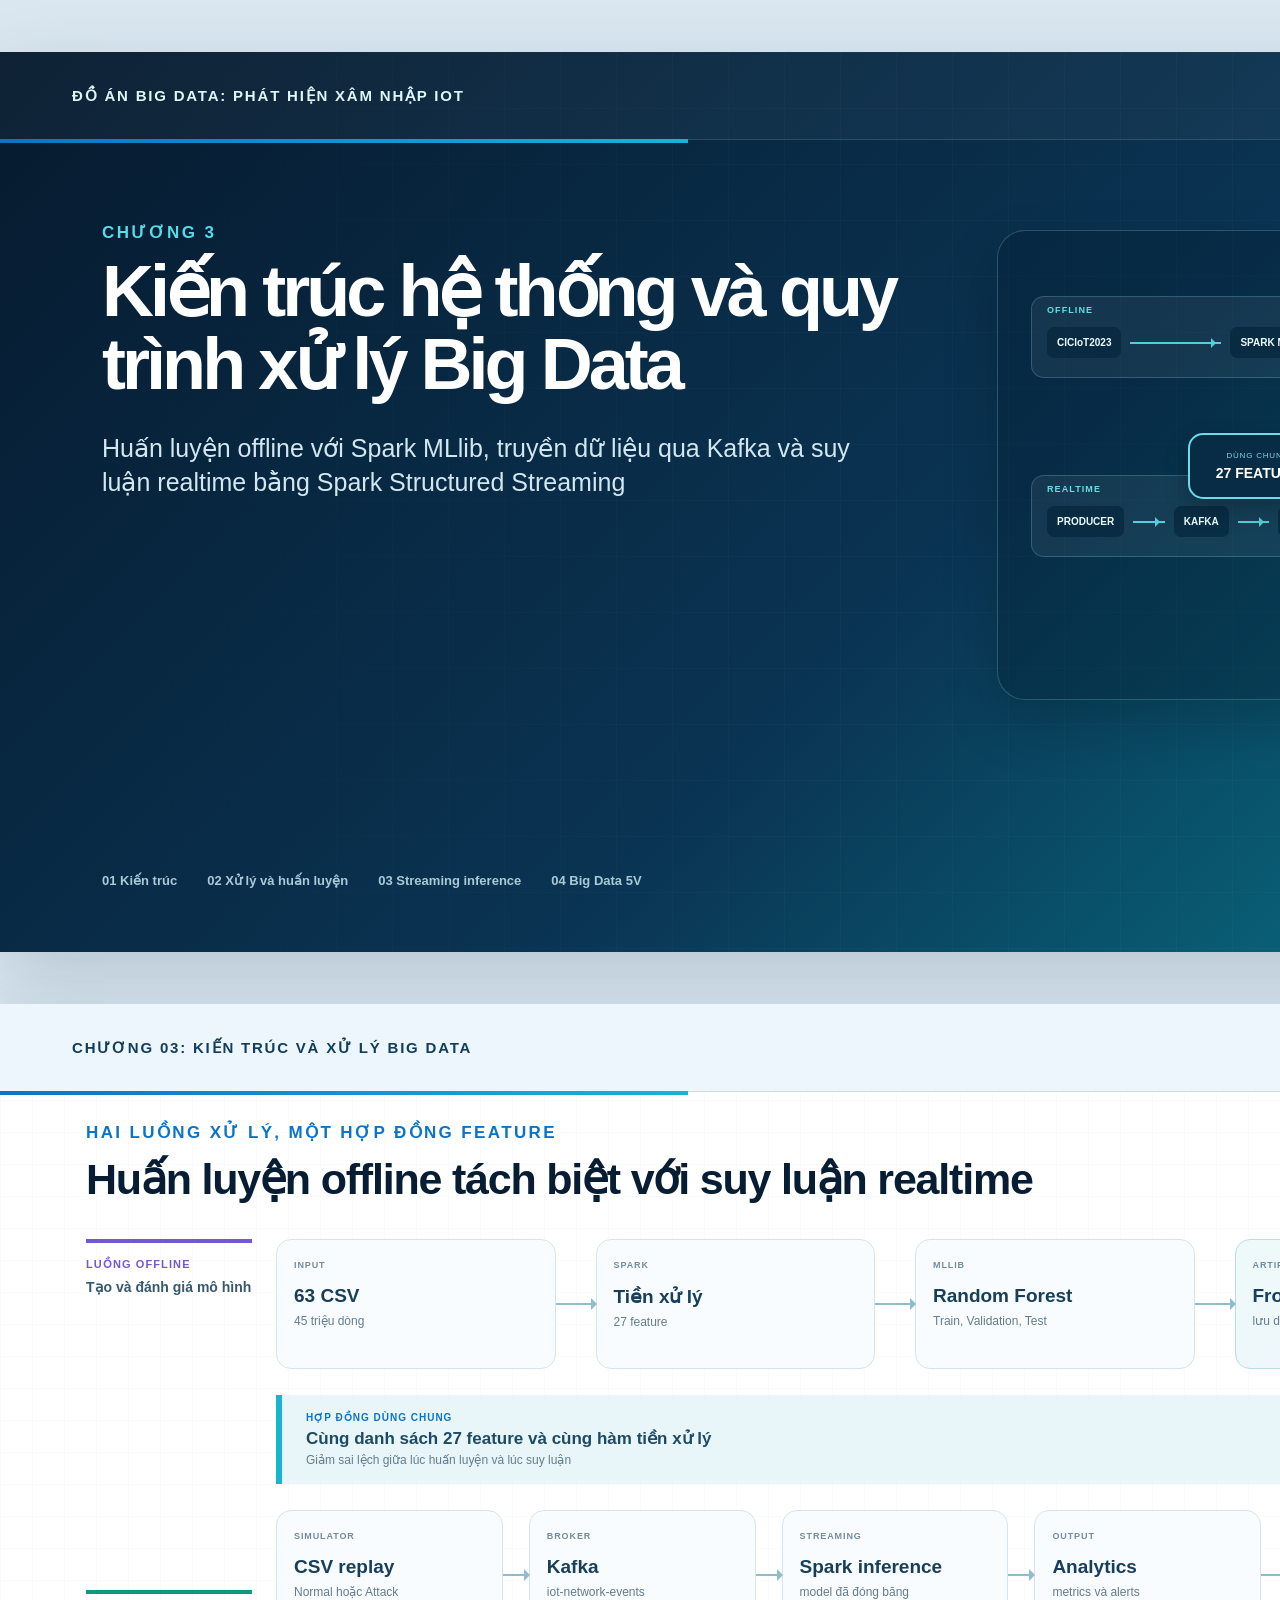
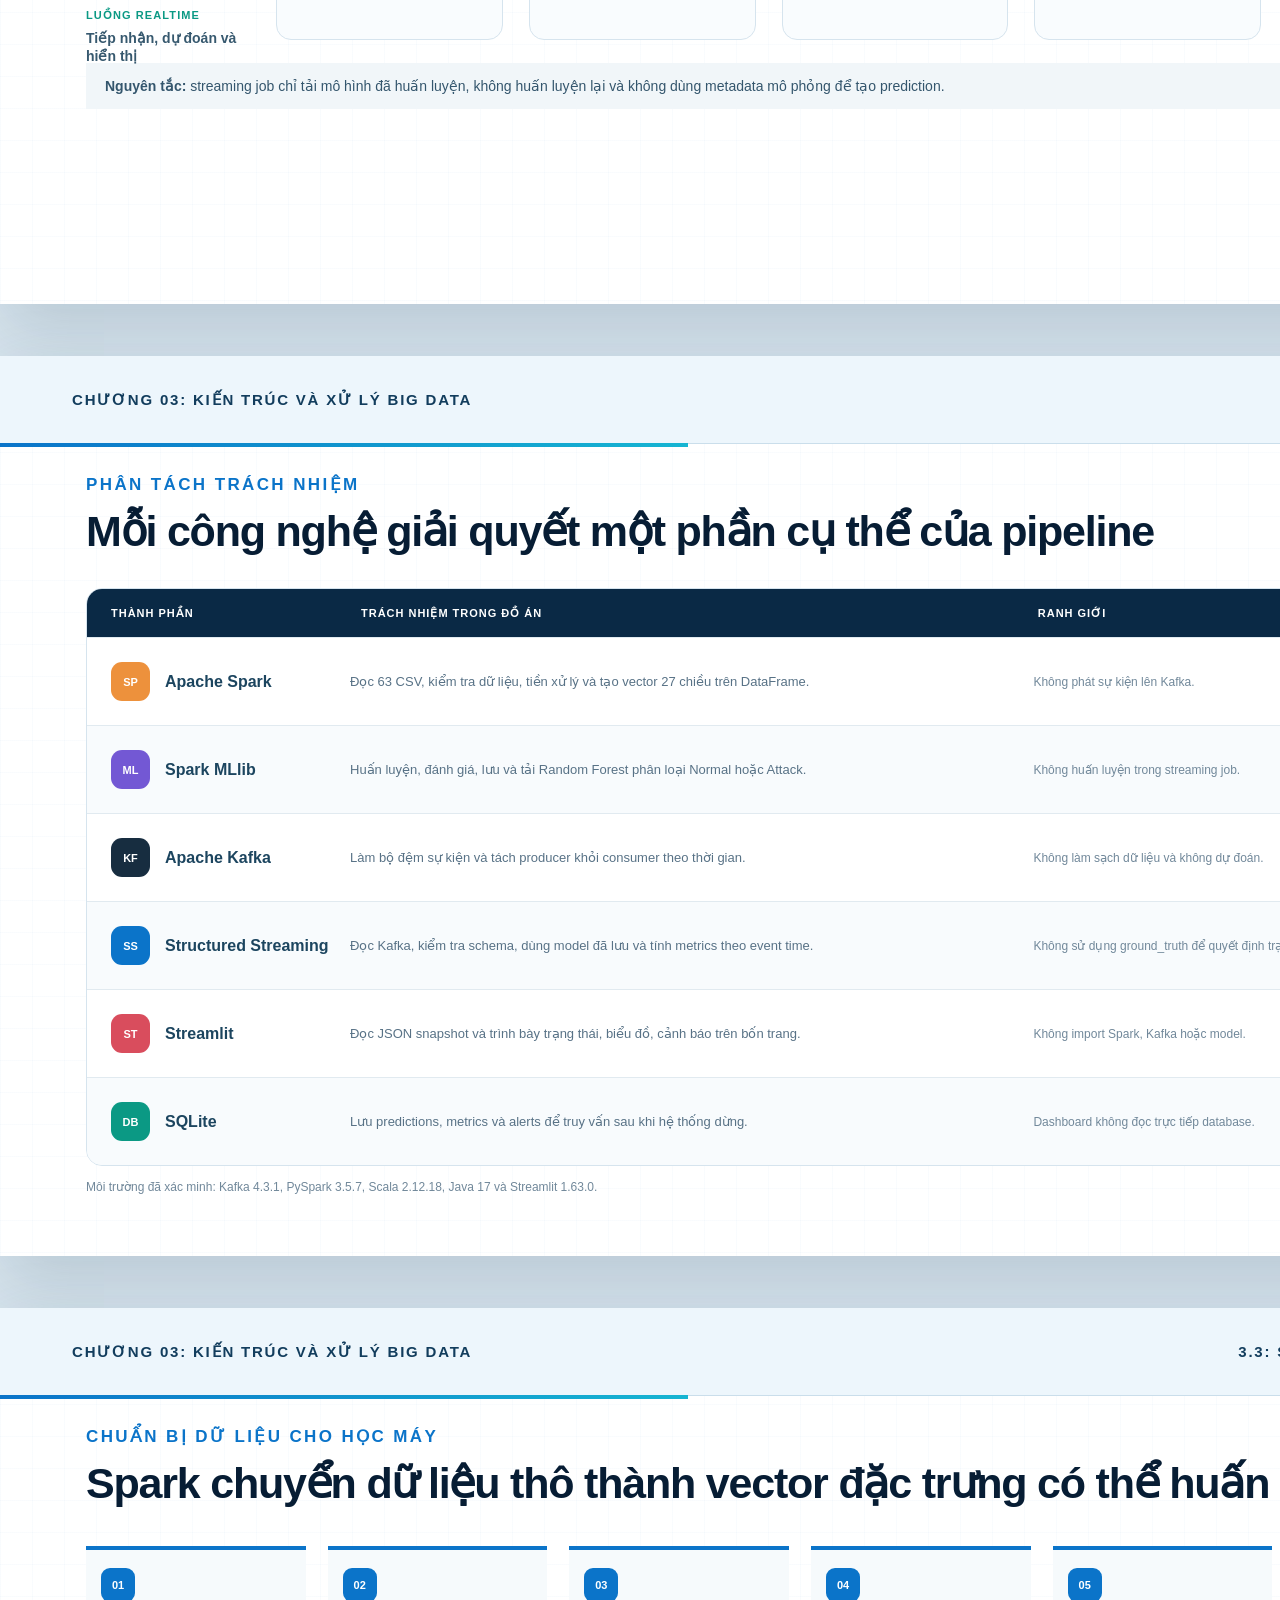
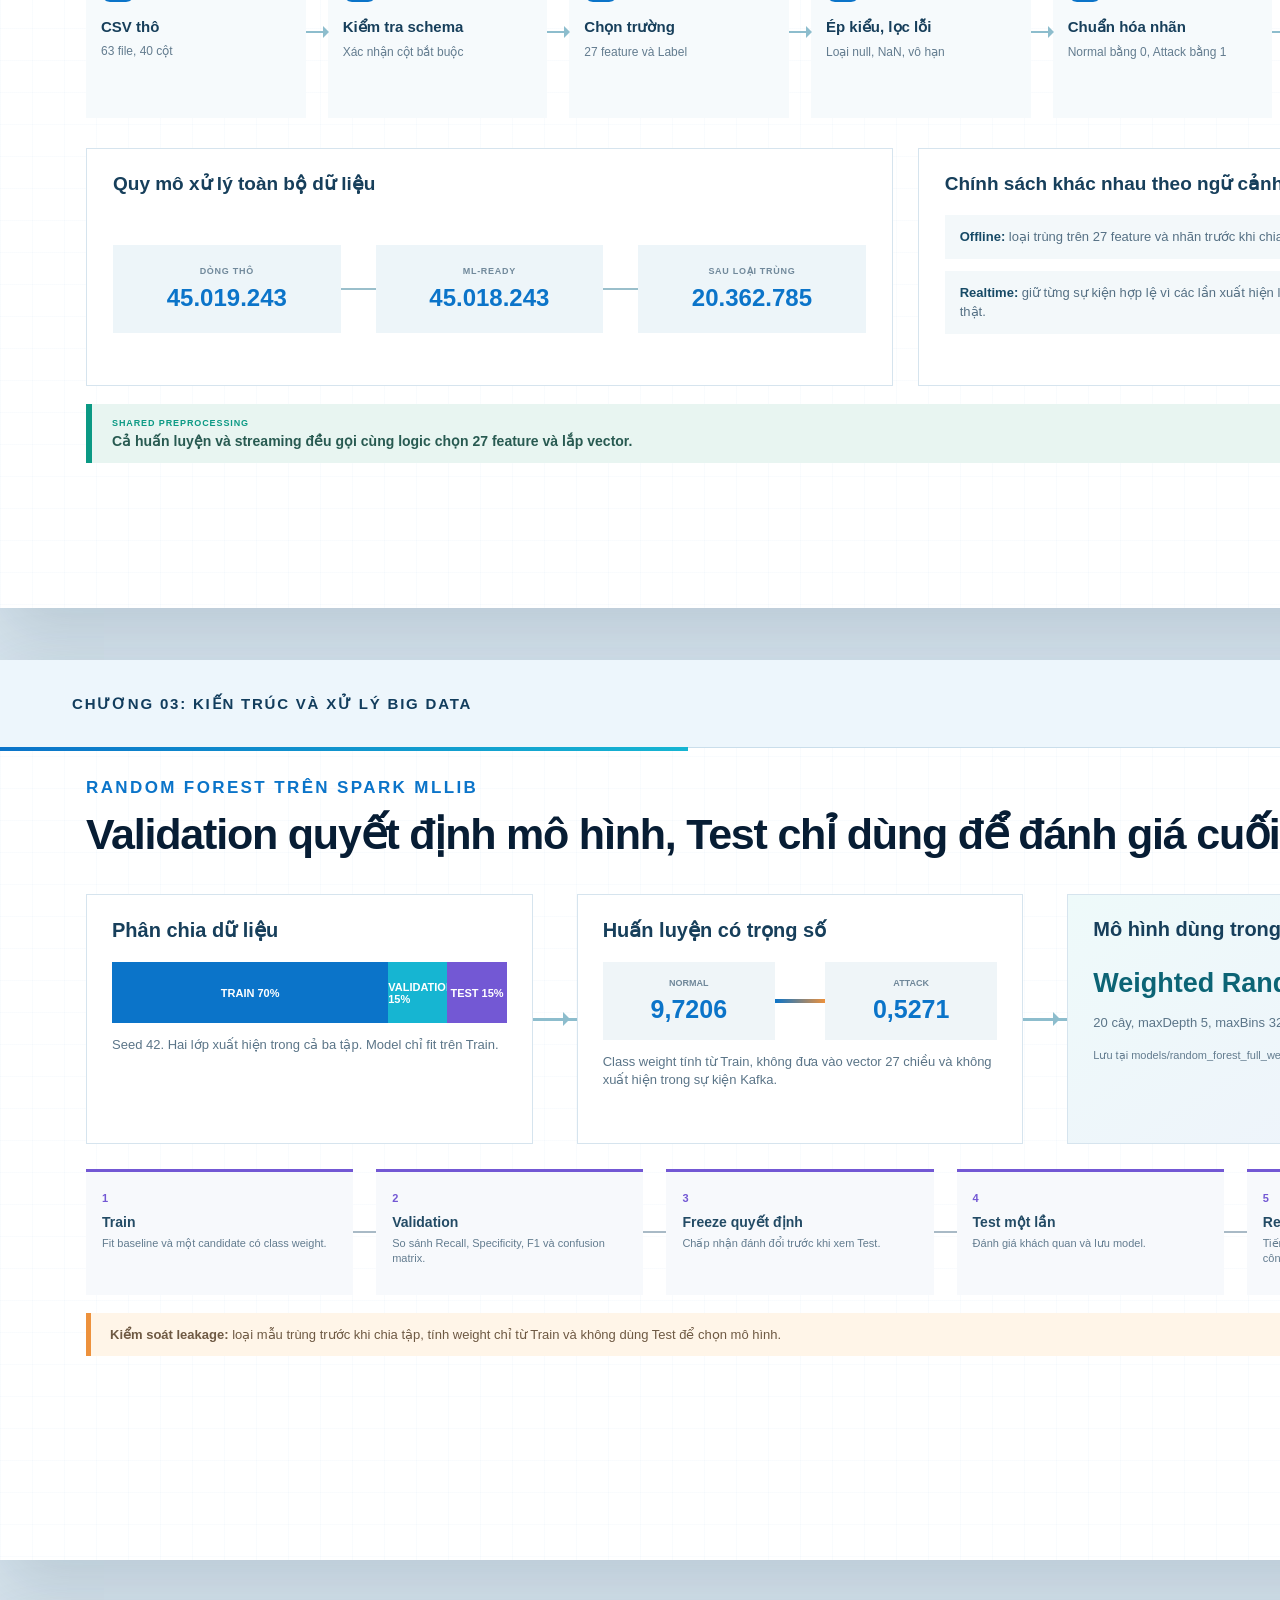
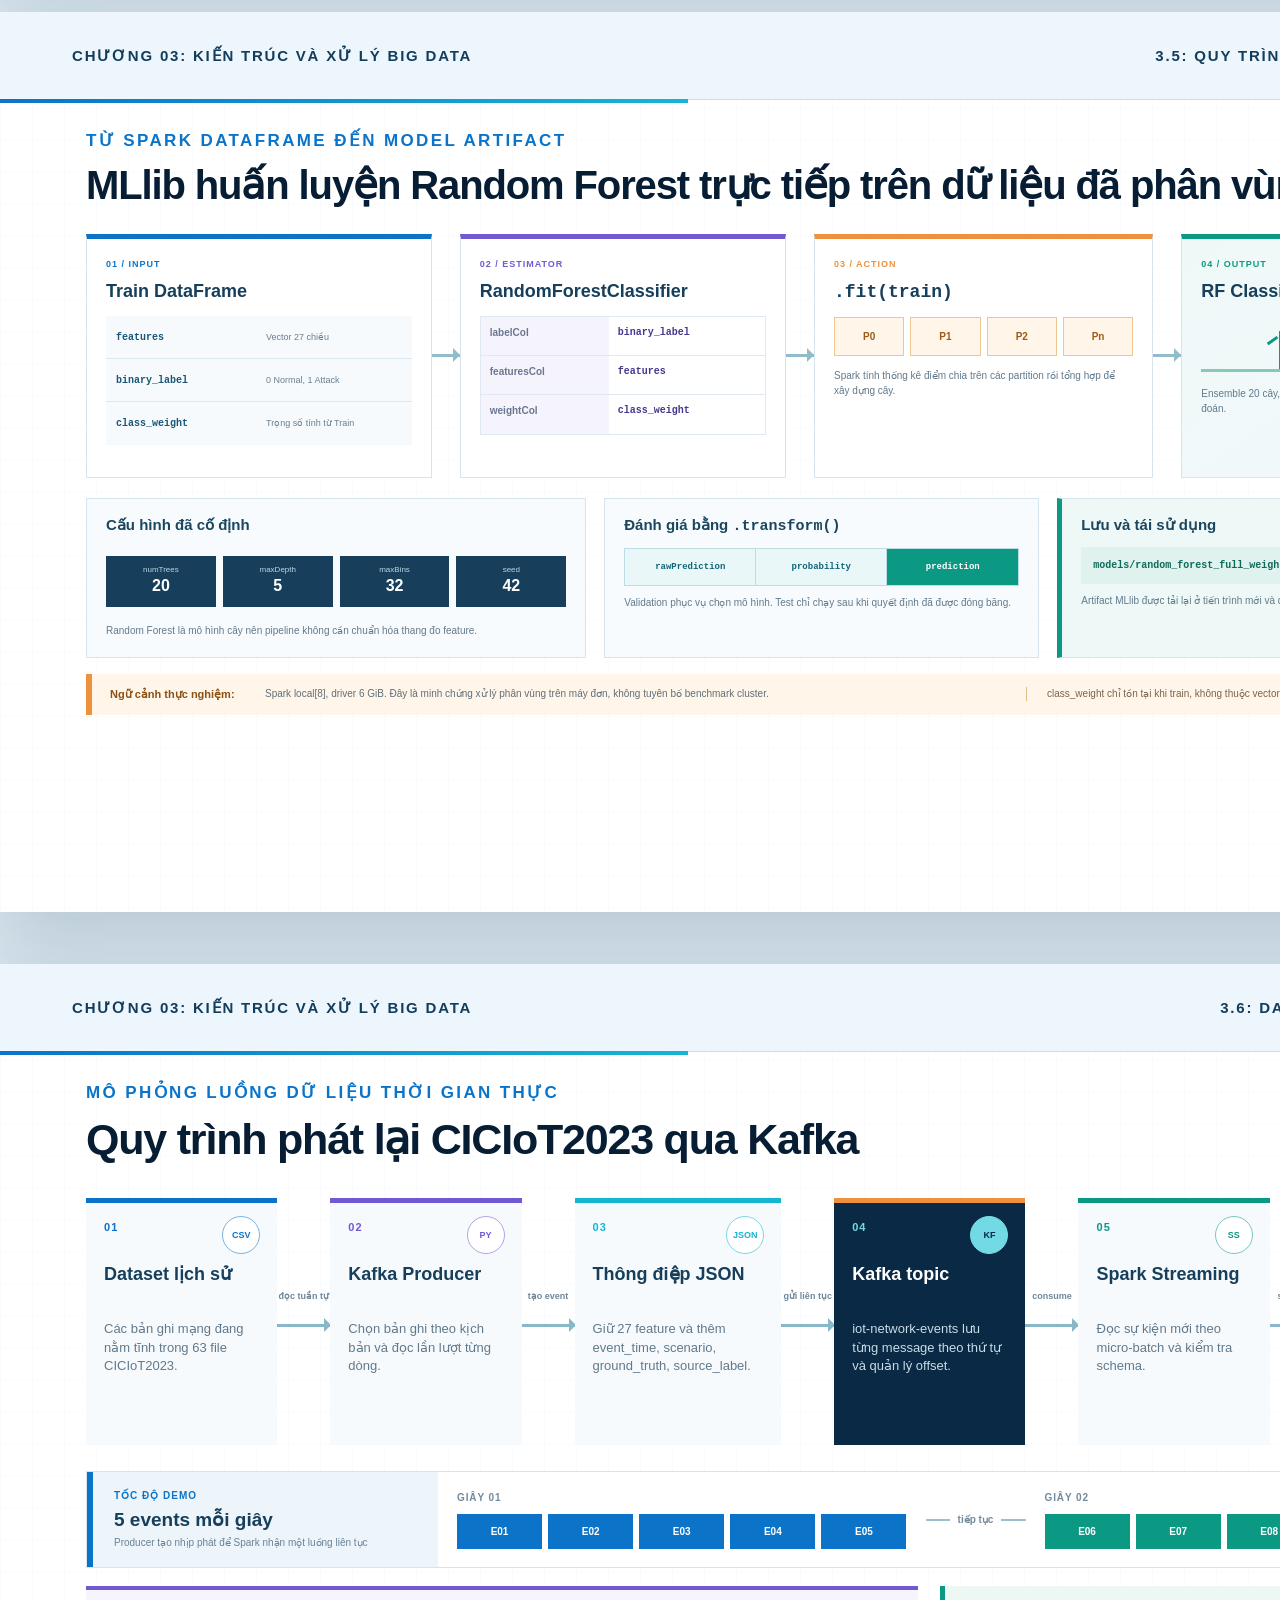
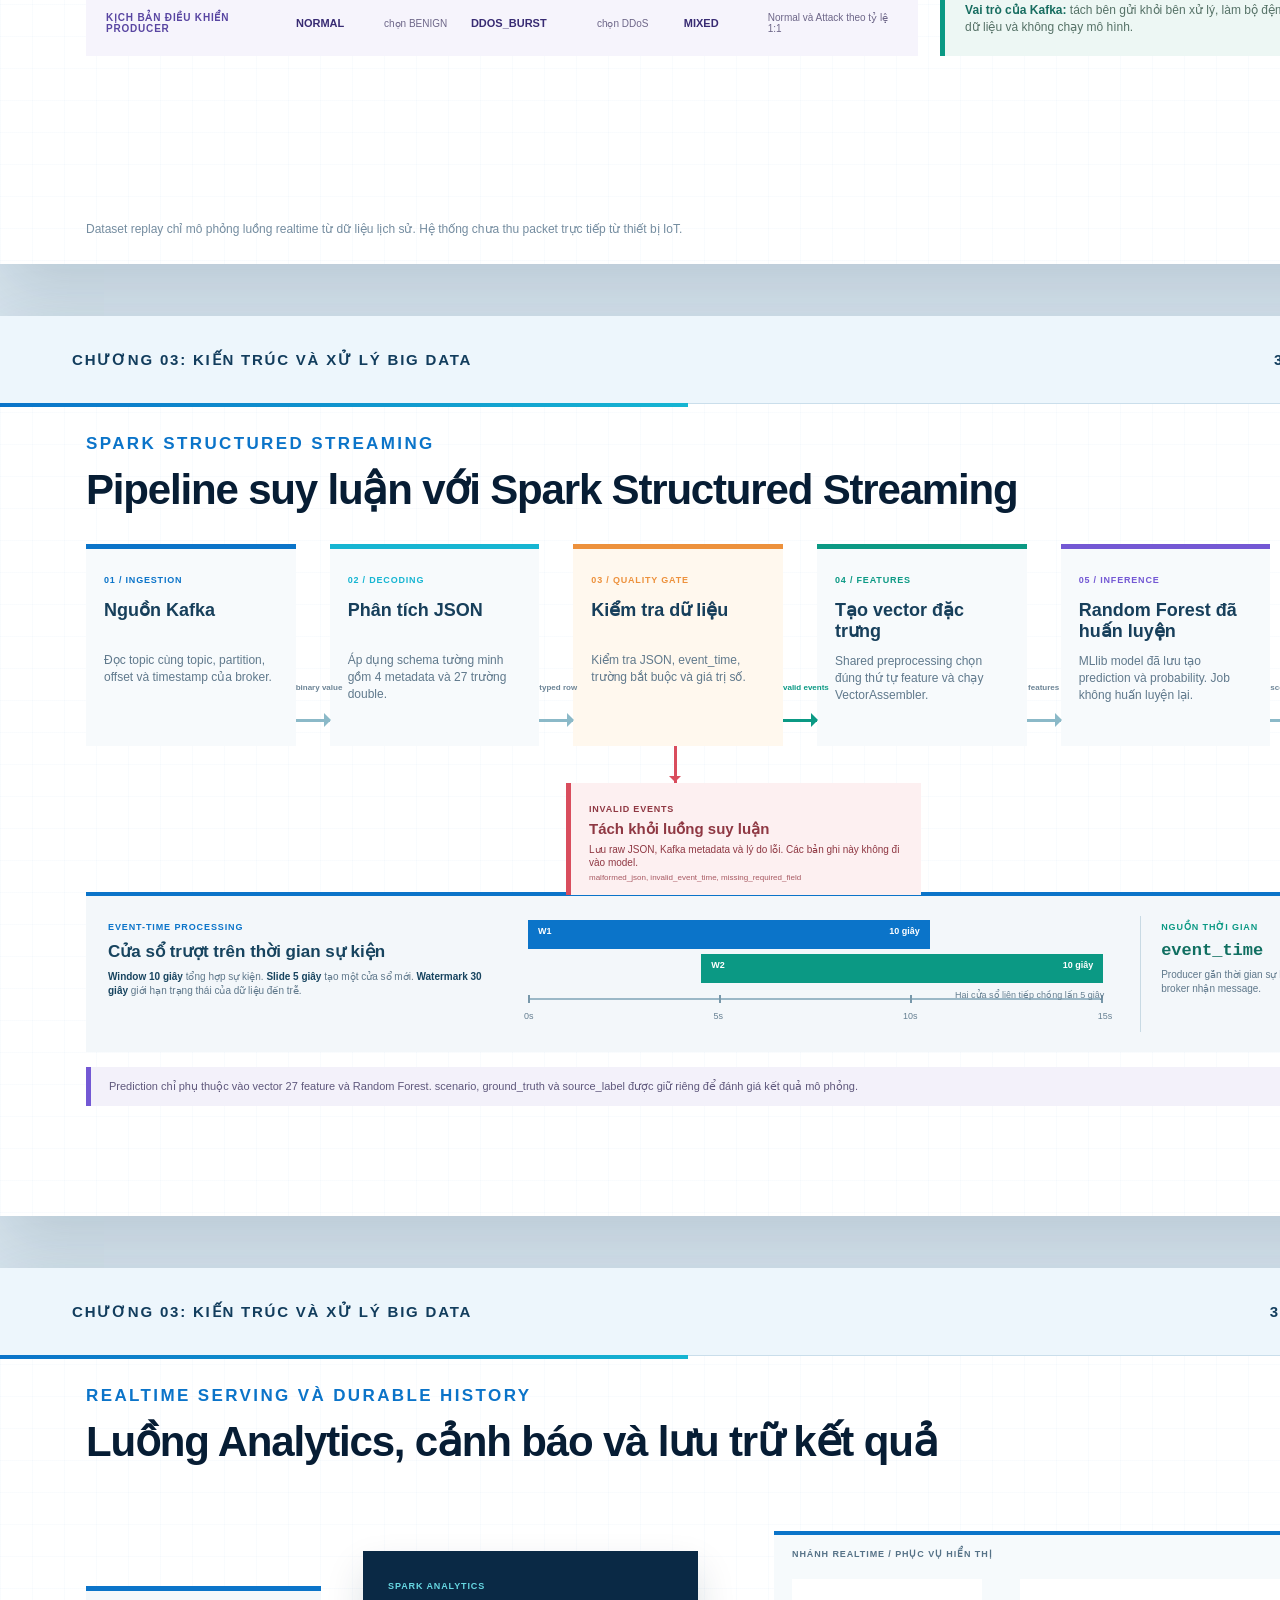
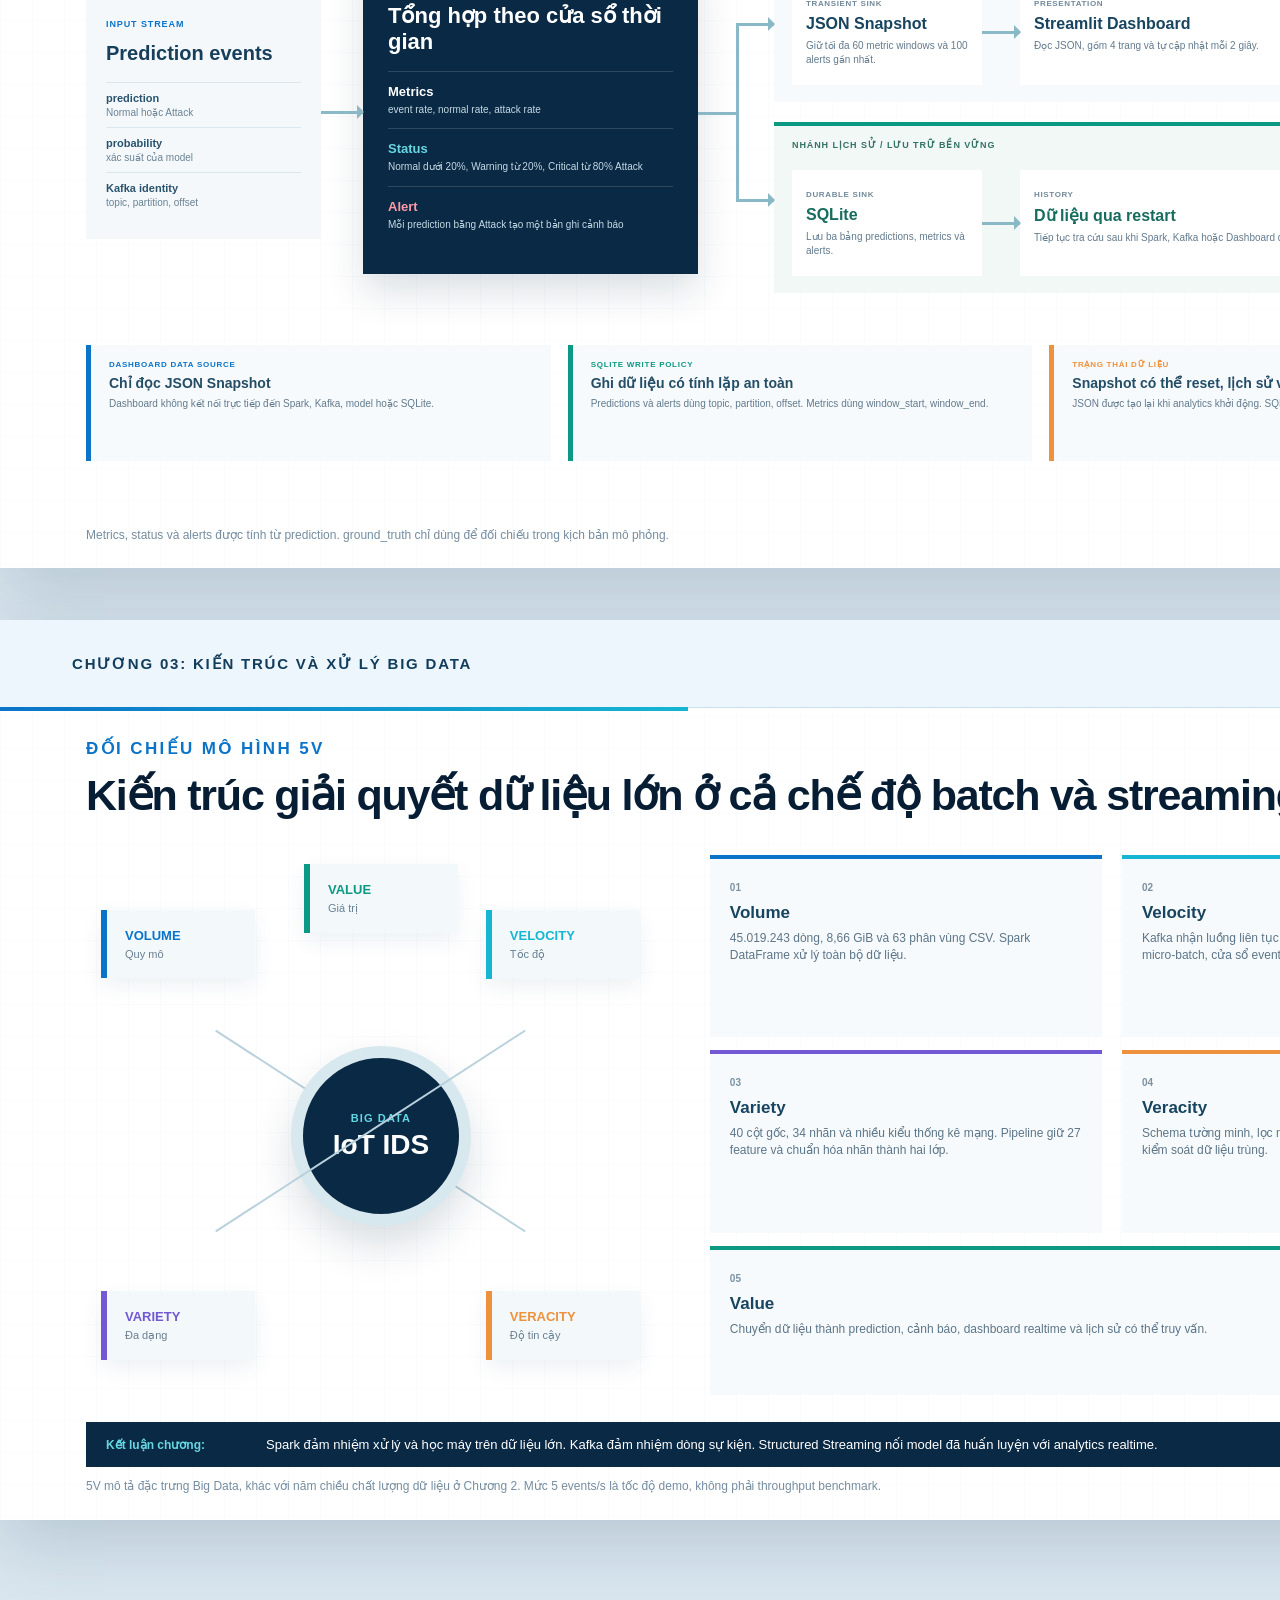
<file: presentation/chapter3-html/index.html>
<!doctype html>
<html lang="vi">
<head>
  <meta charset="utf-8">
  <meta name="color-scheme" content="light">
  <title>Chương 3: Kiến trúc hệ thống và quy trình xử lý Big Data</title>
  <link rel="stylesheet" href="styles.css">
</head>
<body>
  <main class="deck" aria-label="Chương 3: Kiến trúc hệ thống và quy trình xử lý Big Data">
    <section id="slide-1" class="slide slide--cover">
      <div class="cover-grid" aria-hidden="true"></div>
      <header class="topbar topbar--cover"><span>ĐỒ ÁN BIG DATA: PHÁT HIỆN XÂM NHẬP IOT</span><span>CHƯƠNG 03</span></header>
      <div class="cover-copy">
        <p class="eyebrow">CHƯƠNG 3</p>
        <h1>Kiến trúc hệ thống và quy trình xử lý Big Data</h1>
        <p>Huấn luyện offline với Spark MLlib, truyền dữ liệu qua Kafka và suy luận realtime bằng Spark Structured Streaming</p>
      </div>

      <div class="cover-architecture" aria-label="Hai luồng offline và realtime">
        <div class="cover-lane cover-lane--offline"><span>OFFLINE</span><b>CICIoT2023</b><i></i><b>SPARK ML</b><i></i><strong>MODEL</strong></div>
        <div class="cover-lane cover-lane--online"><span>REALTIME</span><b>PRODUCER</b><i></i><b>KAFKA</b><i></i><b>SPARK</b><i></i><strong>DASHBOARD</strong></div>
        <div class="cover-core"><small>DÙNG CHUNG</small><b>27 FEATURE</b></div>
      </div>

      <div class="cover-scope">
        <span>01 Kiến trúc</span><span>02 Xử lý và huấn luyện</span><span>03 Streaming inference</span><span>04 Big Data 5V</span>
      </div>
      <span class="slide-number">01 / 10</span>
    </section>

    <section id="slide-2" class="slide">
      <header class="topbar"><span>CHƯƠNG 03: KIẾN TRÚC VÀ XỬ LÝ BIG DATA</span><span>3.1: KIẾN TRÚC TỔNG THỂ</span></header>
      <p class="section-kicker">HAI LUỒNG XỬ LÝ, MỘT HỢP ĐỒNG FEATURE</p>
      <h2>Huấn luyện offline tách biệt với suy luận realtime</h2>

      <div class="architecture-map">
        <div class="lane-label lane-label--offline"><span>LUỒNG OFFLINE</span><b>Tạo và đánh giá mô hình</b></div>
        <div class="architecture-lane architecture-lane--offline">
          <article><small>INPUT</small><b>63 CSV</b><span>45 triệu dòng</span></article><i></i>
          <article><small>SPARK</small><b>Tiền xử lý</b><span>27 feature</span></article><i></i>
          <article><small>MLLIB</small><b>Random Forest</b><span>Train, Validation, Test</span></article><i></i>
          <article class="node--artifact"><small>ARTIFACT</small><b>Frozen model</b><span>lưu dạng Spark MLlib</span></article>
        </div>

        <div class="shared-contract"><span>HỢP ĐỒNG DÙNG CHUNG</span><b>Cùng danh sách 27 feature và cùng hàm tiền xử lý</b><small>Giảm sai lệch giữa lúc huấn luyện và lúc suy luận</small></div>

        <div class="lane-label lane-label--online"><span>LUỒNG REALTIME</span><b>Tiếp nhận, dự đoán và hiển thị</b></div>
        <div class="architecture-lane architecture-lane--online">
          <article><small>SIMULATOR</small><b>CSV replay</b><span>Normal hoặc Attack</span></article><i></i>
          <article><small>BROKER</small><b>Kafka</b><span>iot-network-events</span></article><i></i>
          <article><small>STREAMING</small><b>Spark inference</b><span>model đã đóng băng</span></article><i></i>
          <article><small>OUTPUT</small><b>Analytics</b><span>metrics và alerts</span></article><i></i>
          <article><small>PRESENTATION</small><b>Dashboard</b><span>trạng thái trực tiếp</span></article>
        </div>
      </div>

      <div class="architecture-rule"><b>Nguyên tắc:</b> streaming job chỉ tải mô hình đã huấn luyện, không huấn luyện lại và không dùng metadata mô phỏng để tạo prediction.</div>
      <span class="slide-number">02 / 10</span>
    </section>

    <section id="slide-3" class="slide slide--roles">
      <header class="topbar"><span>CHƯƠNG 03: KIẾN TRÚC VÀ XỬ LÝ BIG DATA</span><span>3.2: VAI TRÒ CÔNG NGHỆ</span></header>
      <p class="section-kicker">PHÂN TÁCH TRÁCH NHIỆM</p>
      <h2>Mỗi công nghệ giải quyết một phần cụ thể của pipeline</h2>

      <div class="roles-table">
        <div class="roles-head"><span>THÀNH PHẦN</span><span>TRÁCH NHIỆM TRONG ĐỒ ÁN</span><span>RANH GIỚI</span></div>
        <div class="roles-row"><div class="tech-mark tech-mark--spark">SP</div><b>Apache Spark</b><p>Đọc 63 CSV, kiểm tra dữ liệu, tiền xử lý và tạo vector 27 chiều trên DataFrame.</p><small>Không phát sự kiện lên Kafka.</small></div>
        <div class="roles-row"><div class="tech-mark tech-mark--ml">ML</div><b>Spark MLlib</b><p>Huấn luyện, đánh giá, lưu và tải Random Forest phân loại Normal hoặc Attack.</p><small>Không huấn luyện trong streaming job.</small></div>
        <div class="roles-row"><div class="tech-mark tech-mark--kafka">KF</div><b>Apache Kafka</b><p>Làm bộ đệm sự kiện và tách producer khỏi consumer theo thời gian.</p><small>Không làm sạch dữ liệu và không dự đoán.</small></div>
        <div class="roles-row"><div class="tech-mark tech-mark--stream">SS</div><b>Structured Streaming</b><p>Đọc Kafka, kiểm tra schema, dùng model đã lưu và tính metrics theo event time.</p><small>Không sử dụng ground_truth để quyết định trạng thái.</small></div>
        <div class="roles-row"><div class="tech-mark tech-mark--ui">ST</div><b>Streamlit</b><p>Đọc JSON snapshot và trình bày trạng thái, biểu đồ, cảnh báo trên bốn trang.</p><small>Không import Spark, Kafka hoặc model.</small></div>
        <div class="roles-row"><div class="tech-mark tech-mark--db">DB</div><b>SQLite</b><p>Lưu predictions, metrics và alerts để truy vấn sau khi hệ thống dừng.</p><small>Dashboard không đọc trực tiếp database.</small></div>
      </div>
      <p class="version-note">Môi trường đã xác minh: Kafka 4.3.1, PySpark 3.5.7, Scala 2.12.18, Java 17 và Streamlit 1.63.0.</p>
      <span class="slide-number">03 / 10</span>
    </section>

    <section id="slide-4" class="slide slide--batch">
      <header class="topbar"><span>CHƯƠNG 03: KIẾN TRÚC VÀ XỬ LÝ BIG DATA</span><span>3.3: SPARK BATCH PROCESSING</span></header>
      <p class="section-kicker">CHUẨN BỊ DỮ LIỆU CHO HỌC MÁY</p>
      <h2>Spark chuyển dữ liệu thô thành vector đặc trưng có thể huấn luyện</h2>

      <div class="batch-pipeline">
        <article><span>01</span><b>CSV thô</b><p>63 file, 40 cột</p></article><i></i>
        <article><span>02</span><b>Kiểm tra schema</b><p>Xác nhận cột bắt buộc</p></article><i></i>
        <article><span>03</span><b>Chọn trường</b><p>27 feature và Label</p></article><i></i>
        <article><span>04</span><b>Ép kiểu, lọc lỗi</b><p>Loại null, NaN, vô hạn</p></article><i></i>
        <article><span>05</span><b>Chuẩn hóa nhãn</b><p>Normal bằng 0, Attack bằng 1</p></article><i></i>
        <article><span>06</span><b>VectorAssembler</b><p>Vector 27 chiều</p></article>
      </div>

      <div class="batch-evidence">
        <div class="volume-flow">
          <h3>Quy mô xử lý toàn bộ dữ liệu</h3>
          <div><span>DÒNG THÔ</span><b>45.019.243</b></div><i></i>
          <div><span>ML-READY</span><b>45.018.243</b></div><i></i>
          <div><span>SAU LOẠI TRÙNG</span><b>20.362.785</b></div>
        </div>
        <div class="batch-policy">
          <h3>Chính sách khác nhau theo ngữ cảnh</h3>
          <p><b>Offline:</b> loại trùng trên 27 feature và nhãn trước khi chia tập để ngăn leakage.</p>
          <p><b>Realtime:</b> giữ từng sự kiện hợp lệ vì các lần xuất hiện lặp lại có thể là hoạt động mạng thật.</p>
        </div>
      </div>

      <div class="shared-code-note"><span>SHARED PREPROCESSING</span><b>Cả huấn luyện và streaming đều gọi cùng logic chọn 27 feature và lắp vector.</b></div>
      <span class="slide-number">04 / 10</span>
    </section>

    <section id="slide-5" class="slide slide--training">
      <header class="topbar"><span>CHƯƠNG 03: KIẾN TRÚC VÀ XỬ LÝ BIG DATA</span><span>3.4: HUẤN LUYỆN MÔ HÌNH</span></header>
      <p class="section-kicker">RANDOM FOREST TRÊN SPARK MLLIB</p>
      <h2>Validation quyết định mô hình, Test chỉ dùng để đánh giá cuối</h2>

      <div class="training-flow">
        <div class="split-block">
          <h3>Phân chia dữ liệu</h3>
          <div class="split-visual"><span class="split-train">TRAIN 70%</span><span class="split-validation">VALIDATION 15%</span><span class="split-test">TEST 15%</span></div>
          <p>Seed 42. Hai lớp xuất hiện trong cả ba tập. Model chỉ fit trên Train.</p>
        </div>
        <div class="training-connector"></div>
        <div class="fit-block">
          <h3>Huấn luyện có trọng số</h3>
          <div class="weight-scale"><div><span>NORMAL</span><b>9,7206</b></div><i></i><div><span>ATTACK</span><b>0,5271</b></div></div>
          <p>Class weight tính từ Train, không đưa vào vector 27 chiều và không xuất hiện trong sự kiện Kafka.</p>
        </div>
        <div class="training-connector"></div>
        <div class="model-block">
          <h3>Mô hình dùng trong MVP</h3>
          <b class="model-name">Weighted Random Forest</b>
          <p>20 cây, maxDepth 5, maxBins 32, seed 42.</p>
          <small>Lưu tại models/random_forest_full_weighted</small>
        </div>
      </div>

      <div class="selection-process">
        <div><span>1</span><b>Train</b><p>Fit baseline và một candidate có class weight.</p></div>
        <i></i><div><span>2</span><b>Validation</b><p>So sánh Recall, Specificity, F1 và confusion matrix.</p></div>
        <i></i><div><span>3</span><b>Freeze quyết định</b><p>Chấp nhận đánh đổi trước khi xem Test.</p></div>
        <i></i><div><span>4</span><b>Test một lần</b><p>Đánh giá khách quan và lưu model.</p></div>
        <i></i><div><span>5</span><b>Reload</b><p>Tiến trình mới tải model và dự đoán thành công.</p></div>
      </div>

      <div class="leakage-note"><b>Kiểm soát leakage:</b> loại mẫu trùng trước khi chia tập, tính weight chỉ từ Train và không dùng Test để chọn mô hình.</div>
      <span class="slide-number">05 / 10</span>
    </section>

    <section id="slide-6" class="slide slide--mllib">
      <header class="topbar"><span>CHƯƠNG 03: KIẾN TRÚC VÀ XỬ LÝ BIG DATA</span><span>3.5: QUY TRÌNH HUẤN LUYỆN TRÊN MLLIB</span></header>
      <p class="section-kicker">TỪ SPARK DATAFRAME ĐẾN MODEL ARTIFACT</p>
      <h2>MLlib huấn luyện Random Forest trực tiếp trên dữ liệu đã phân vùng</h2>

      <div class="mllib-flow" aria-label="Quy trình huấn luyện Random Forest trong Spark MLlib">
        <article class="mllib-stage mllib-stage--data">
          <span class="mllib-step">01 / INPUT</span>
          <b>Train DataFrame</b>
          <div class="schema-line"><code>features</code><small>Vector 27 chiều</small></div>
          <div class="schema-line"><code>binary_label</code><small>0 Normal, 1 Attack</small></div>
          <div class="schema-line"><code>class_weight</code><small>Trọng số tính từ Train</small></div>
        </article>
        <i class="mllib-arrow"></i>
        <article class="mllib-stage mllib-stage--estimator">
          <span class="mllib-step">02 / ESTIMATOR</span>
          <b>RandomForestClassifier</b>
          <dl><dt>labelCol</dt><dd>binary_label</dd><dt>featuresCol</dt><dd>features</dd><dt>weightCol</dt><dd>class_weight</dd></dl>
        </article>
        <i class="mllib-arrow"></i>
        <article class="mllib-stage mllib-stage--fit">
          <span class="mllib-step">03 / ACTION</span>
          <b><code>.fit(train)</code></b>
          <div class="partition-row"><i>P0</i><i>P1</i><i>P2</i><i>Pn</i></div>
          <p>Spark tính thống kê điểm chia trên các partition rồi tổng hợp để xây dựng cây.</p>
        </article>
        <i class="mllib-arrow"></i>
        <article class="mllib-stage mllib-stage--model">
          <span class="mllib-step">04 / OUTPUT</span>
          <b>RF ClassificationModel</b>
          <div class="tree-glyph" aria-hidden="true"><i></i><i></i><i></i><i></i><i></i></div>
          <p>Ensemble 20 cây, tổng hợp kết quả thành xác suất và lớp dự đoán.</p>
        </article>
      </div>

      <div class="mllib-detail-grid">
        <div class="mllib-config">
          <h3>Cấu hình đã cố định</h3>
          <div><span>numTrees</span><b>20</b></div>
          <div><span>maxDepth</span><b>5</b></div>
          <div><span>maxBins</span><b>32</b></div>
          <div><span>seed</span><b>42</b></div>
          <p>Random Forest là mô hình cây nên pipeline không cần chuẩn hóa thang đo feature.</p>
        </div>
        <div class="mllib-transform">
          <h3>Đánh giá bằng <code>.transform()</code></h3>
          <div class="output-columns"><span>rawPrediction</span><span>probability</span><span>prediction</span></div>
          <p>Validation phục vụ chọn mô hình. Test chỉ chạy sau khi quyết định đã được đóng băng.</p>
        </div>
        <div class="mllib-artifact">
          <h3>Lưu và tái sử dụng</h3>
          <b>models/random_forest_full_weighted</b>
          <p>Artifact MLlib được tải lại ở tiến trình mới và dùng trực tiếp cho streaming inference.</p>
        </div>
      </div>

      <div class="mllib-runtime"><b>Ngữ cảnh thực nghiệm:</b><span>Spark local[8], driver 6 GiB. Đây là minh chứng xử lý phân vùng trên máy đơn, không tuyên bố benchmark cluster.</span><small>class_weight chỉ tồn tại khi train, không thuộc vector 27 chiều và không đi qua Kafka.</small></div>
      <span class="slide-number">06 / 10</span>
    </section>

    <section id="slide-7" class="slide slide--kafka">
      <header class="topbar"><span>CHƯƠNG 03: KIẾN TRÚC VÀ XỬ LÝ BIG DATA</span><span>3.6: DATASET REPLAY QUA KAFKA</span></header>
      <p class="section-kicker">MÔ PHỎNG LUỒNG DỮ LIỆU THỜI GIAN THỰC</p>
      <h2>Quy trình phát lại CICIoT2023 qua Kafka</h2>

      <div class="replay-flow" aria-label="Quy trình dataset replay qua Kafka">
        <article class="replay-stage replay-stage--source">
          <span class="replay-index">01</span><i>CSV</i>
          <b>Dataset lịch sử</b>
          <p>Các bản ghi mạng đang nằm tĩnh trong 63 file CICIoT2023.</p>
        </article>
        <div class="replay-link"><span>đọc tuần tự</span><i></i></div>
        <article class="replay-stage replay-stage--producer">
          <span class="replay-index">02</span><i>PY</i>
          <b>Kafka Producer</b>
          <p>Chọn bản ghi theo kịch bản và đọc lần lượt từng dòng.</p>
        </article>
        <div class="replay-link"><span>tạo event</span><i></i></div>
        <article class="replay-stage replay-stage--event">
          <span class="replay-index">03</span><i>JSON</i>
          <b>Thông điệp JSON</b>
          <p>Giữ 27 feature và thêm event_time, scenario, ground_truth, source_label.</p>
        </article>
        <div class="replay-link"><span>gửi liên tục</span><i></i></div>
        <article class="replay-stage replay-stage--broker">
          <span class="replay-index">04</span><i>KF</i>
          <b>Kafka topic</b>
          <p>iot-network-events lưu từng message theo thứ tự và quản lý offset.</p>
        </article>
        <div class="replay-link"><span>consume</span><i></i></div>
        <article class="replay-stage replay-stage--spark">
          <span class="replay-index">05</span><i>SS</i>
          <b>Spark Streaming</b>
          <p>Đọc sự kiện mới theo micro-batch và kiểm tra schema.</p>
        </article>
        <div class="replay-link"><span>suy luận</span><i></i></div>
        <article class="replay-stage replay-stage--model">
          <span class="replay-index">06</span><i>RF</i>
          <b>Model dự đoán</b>
          <p>Vector 27 chiều được phân loại thành Normal hoặc Attack.</p>
        </article>
      </div>

      <div class="replay-timeline">
        <div class="timeline-heading"><span>TỐC ĐỘ DEMO</span><b>5 events mỗi giây</b><small>Producer tạo nhịp phát để Spark nhận một luồng liên tục</small></div>
        <div class="timeline-second"><span>GIÂY 01</span><div><i>E01</i><i>E02</i><i>E03</i><i>E04</i><i>E05</i></div></div>
        <div class="timeline-continuity"><i></i><span>tiếp tục</span><i></i></div>
        <div class="timeline-second"><span>GIÂY 02</span><div><i>E06</i><i>E07</i><i>E08</i><i>E09</i><i>E10</i></div></div>
      </div>

      <div class="replay-context">
        <div><span>KỊCH BẢN ĐIỀU KHIỂN PRODUCER</span><b>NORMAL</b><small>chọn BENIGN</small><b>DDOS_BURST</b><small>chọn DDoS</small><b>MIXED</b><small>Normal và Attack theo tỷ lệ 1:1</small></div>
        <p><b>Vai trò của Kafka:</b> tách bên gửi khỏi bên xử lý, làm bộ đệm và lưu offset. Kafka không làm sạch dữ liệu và không chạy mô hình.</p>
      </div>

      <p class="footnote">Dataset replay chỉ mô phỏng luồng realtime từ dữ liệu lịch sử. Hệ thống chưa thu packet trực tiếp từ thiết bị IoT.</p>
      <span class="slide-number">07 / 10</span>
    </section>

    <section id="slide-8" class="slide slide--streaming">
      <header class="topbar"><span>CHƯƠNG 03: KIẾN TRÚC VÀ XỬ LÝ BIG DATA</span><span>3.7: STREAMING INFERENCE</span></header>
      <p class="section-kicker">SPARK STRUCTURED STREAMING</p>
      <h2>Pipeline suy luận với Spark Structured Streaming</h2>

      <div class="academic-stream-flow" aria-label="Pipeline suy luận thời gian thực bằng Spark Structured Streaming">
        <article class="stream-stage stream-stage--source">
          <span>01 / INGESTION</span><b>Nguồn Kafka</b>
          <p>Đọc topic cùng topic, partition, offset và timestamp của broker.</p>
        </article>
        <div class="stream-link"><span>binary value</span><i></i></div>
        <article class="stream-stage stream-stage--parse">
          <span>02 / DECODING</span><b>Phân tích JSON</b>
          <p>Áp dụng schema tường minh gồm 4 metadata và 27 trường double.</p>
        </article>
        <div class="stream-link"><span>typed row</span><i></i></div>
        <article class="stream-stage stream-stage--gate">
          <span>03 / QUALITY GATE</span><b>Kiểm tra dữ liệu</b>
          <p>Kiểm tra JSON, event_time, trường bắt buộc và giá trị số.</p>
        </article>
        <div class="stream-link stream-link--valid"><span>valid events</span><i></i></div>
        <article class="stream-stage stream-stage--vector">
          <span>04 / FEATURES</span><b>Tạo vector đặc trưng</b>
          <p>Shared preprocessing chọn đúng thứ tự feature và chạy VectorAssembler.</p>
        </article>
        <div class="stream-link"><span>features</span><i></i></div>
        <article class="stream-stage stream-stage--model">
          <span>05 / INFERENCE</span><b>Random Forest đã huấn luyện</b>
          <p>MLlib model đã lưu tạo prediction và probability. Job không huấn luyện lại.</p>
        </article>
        <div class="stream-link"><span>scored row</span><i></i></div>
        <article class="stream-stage stream-stage--output">
          <span>06 / OUTPUT</span><b>Luồng kết quả dự đoán</b>
          <div><small>prediction</small><strong>0 hoặc 1</strong></div>
          <div><small>probability</small><strong>vector xác suất</strong></div>
        </article>

        <div class="invalid-stream">
          <span>INVALID EVENTS</span><b>Tách khỏi luồng suy luận</b>
          <p>Lưu raw JSON, Kafka metadata và lý do lỗi. Các bản ghi này không đi vào model.</p>
          <small>malformed_json, invalid_event_time, missing_required_field</small>
        </div>
      </div>

      <div class="stream-time-study">
        <div class="time-study-copy">
          <span>EVENT-TIME PROCESSING</span><b>Cửa sổ trượt trên thời gian sự kiện</b>
          <p><strong>Window 10 giây</strong> tổng hợp sự kiện. <strong>Slide 5 giây</strong> tạo một cửa sổ mới. <strong>Watermark 30 giây</strong> giới hạn trạng thái của dữ liệu đến trễ.</p>
        </div>
        <div class="time-axis" aria-label="Minh họa cửa sổ 10 giây trượt mỗi 5 giây">
          <div class="window-bar window-bar--one"><span>W1</span><b>10 giây</b></div>
          <div class="window-bar window-bar--two"><span>W2</span><b>10 giây</b></div>
          <div class="axis-line"><i></i><i></i><i></i><i></i></div>
          <div class="axis-labels"><span>0s</span><span>5s</span><span>10s</span><span>15s</span></div>
          <small>Hai cửa sổ liên tiếp chồng lấn 5 giây</small>
        </div>
        <div class="time-source-note"><span>NGUỒN THỜI GIAN</span><b>event_time</b><p>Producer gắn thời gian sự kiện. Kafka timestamp chỉ ghi nhận thời điểm broker nhận message.</p></div>
      </div>

      <p class="streaming-rule">Prediction chỉ phụ thuộc vào vector 27 feature và Random Forest. scenario, ground_truth và source_label được giữ riêng để đánh giá kết quả mô phỏng.</p>
      <span class="slide-number">08 / 10</span>
    </section>

    <section id="slide-9" class="slide slide--serving">
      <header class="topbar"><span>CHƯƠNG 03: KIẾN TRÚC VÀ XỬ LÝ BIG DATA</span><span>3.8: ANALYTICS VÀ LƯU TRỮ</span></header>
      <p class="section-kicker">REALTIME SERVING VÀ DURABLE HISTORY</p>
      <h2>Luồng Analytics, cảnh báo và lưu trữ kết quả</h2>

      <div class="analytics-map" aria-label="Hai nhánh realtime và lưu trữ lịch sử sau Spark Analytics">
        <div class="analytics-entry">
          <span>INPUT STREAM</span><b>Prediction events</b>
          <div><strong>prediction</strong><small>Normal hoặc Attack</small></div>
          <div><strong>probability</strong><small>xác suất của model</small></div>
          <div><strong>Kafka identity</strong><small>topic, partition, offset</small></div>
        </div>
        <div class="analytics-entry-link"><i></i></div>
        <div class="analytics-engine">
          <span>SPARK ANALYTICS</span><b>Tổng hợp theo cửa sổ thời gian</b>
          <div class="analytics-operation"><strong>Metrics</strong><small>event rate, normal rate, attack rate</small></div>
          <div class="analytics-operation analytics-operation--status"><strong>Status</strong><small>Normal dưới 20%, Warning từ 20%, Critical từ 80% Attack</small></div>
          <div class="analytics-operation analytics-operation--alert"><strong>Alert</strong><small>Mỗi prediction bằng Attack tạo một bản ghi cảnh báo</small></div>
        </div>
        <div class="analytics-split"><i></i><i></i></div>

        <div class="analytics-lanes">
          <div class="analytics-lane analytics-lane--live">
            <span class="lane-title">NHÁNH REALTIME / PHỤC VỤ HIỂN THỊ</span>
            <div class="lane-source"><small>TRANSIENT SINK</small><b>JSON Snapshot</b><p>Giữ tối đa 60 metric windows và 100 alerts gần nhất.</p></div>
            <i class="lane-link"></i>
            <div class="lane-target"><small>PRESENTATION</small><b>Streamlit Dashboard</b><p>Đọc JSON, gồm 4 trang và tự cập nhật mỗi 2 giây.</p></div>
          </div>

          <div class="analytics-lane analytics-lane--history">
            <span class="lane-title">NHÁNH LỊCH SỬ / LƯU TRỮ BỀN VỮNG</span>
            <div class="lane-source"><small>DURABLE SINK</small><b>SQLite</b><p>Lưu ba bảng predictions, metrics và alerts.</p></div>
            <i class="lane-link"></i>
            <div class="lane-target"><small>HISTORY</small><b>Dữ liệu qua restart</b><p>Tiếp tục tra cứu sau khi Spark, Kafka hoặc Dashboard dừng.</p></div>
          </div>
        </div>
      </div>

      <div class="serving-boundaries">
        <div><span>DASHBOARD DATA SOURCE</span><b>Chỉ đọc JSON Snapshot</b><p>Dashboard không kết nối trực tiếp đến Spark, Kafka, model hoặc SQLite.</p></div>
        <div><span>SQLITE WRITE POLICY</span><b>Ghi dữ liệu có tính lặp an toàn</b><p>Predictions và alerts dùng topic, partition, offset. Metrics dùng window_start, window_end.</p></div>
        <div><span>TRẠNG THÁI DỮ LIỆU</span><b>Snapshot có thể reset, lịch sử vẫn còn</b><p>JSON được tạo lại khi analytics khởi động. SQLite không tự xóa khi restart.</p></div>
      </div>

      <p class="footnote">Metrics, status và alerts được tính từ prediction. ground_truth chỉ dùng để đối chiếu trong kịch bản mô phỏng.</p>
      <span class="slide-number">09 / 10</span>
    </section>

    <section id="slide-10" class="slide slide--five-v">
      <header class="topbar"><span>CHƯƠNG 03: KIẾN TRÚC VÀ XỬ LÝ BIG DATA</span><span>3.9: ĐẶC TRƯNG BIG DATA</span></header>
      <p class="section-kicker">ĐỐI CHIẾU MÔ HÌNH 5V</p>
      <h2>Kiến trúc giải quyết dữ liệu lớn ở cả chế độ batch và streaming</h2>

      <div class="five-v-layout">
        <div class="five-v-ring" aria-label="Năm đặc trưng Big Data">
          <div class="v-node v-node--volume"><b>VOLUME</b><span>Quy mô</span></div>
          <div class="v-node v-node--velocity"><b>VELOCITY</b><span>Tốc độ</span></div>
          <div class="v-node v-node--variety"><b>VARIETY</b><span>Đa dạng</span></div>
          <div class="v-node v-node--veracity"><b>VERACITY</b><span>Độ tin cậy</span></div>
          <div class="v-node v-node--value"><b>VALUE</b><span>Giá trị</span></div>
          <div class="v-core"><span>BIG DATA</span><b>IoT IDS</b></div>
        </div>

        <div class="five-v-evidence">
          <div><span>01</span><b>Volume</b><p>45.019.243 dòng, 8,66 GiB và 63 phân vùng CSV. Spark DataFrame xử lý toàn bộ dữ liệu.</p></div>
          <div><span>02</span><b>Velocity</b><p>Kafka nhận luồng liên tục và Structured Streaming xử lý theo micro-batch, cửa sổ event time.</p></div>
          <div><span>03</span><b>Variety</b><p>40 cột gốc, 34 nhãn và nhiều kiểu thống kê mạng. Pipeline giữ 27 feature và chuẩn hóa nhãn thành hai lớp.</p></div>
          <div><span>04</span><b>Veracity</b><p>Schema tường minh, lọc null, NaN, vô hạn, tách invalid stream và kiểm soát dữ liệu trùng.</p></div>
          <div><span>05</span><b>Value</b><p>Chuyển dữ liệu thành prediction, cảnh báo, dashboard realtime và lịch sử có thể truy vấn.</p></div>
        </div>
      </div>

      <div class="five-v-conclusion"><b>Kết luận chương:</b><span>Spark đảm nhiệm xử lý và học máy trên dữ liệu lớn. Kafka đảm nhiệm dòng sự kiện. Structured Streaming nối model đã huấn luyện với analytics realtime.</span></div>
      <p class="footnote">5V mô tả đặc trưng Big Data, khác với năm chiều chất lượng dữ liệu ở Chương 2. Mức 5 events/s là tốc độ demo, không phải throughput benchmark.</p>
      <span class="slide-number">10 / 10</span>
    </section>
  </main>
</body>
</html>
</file>
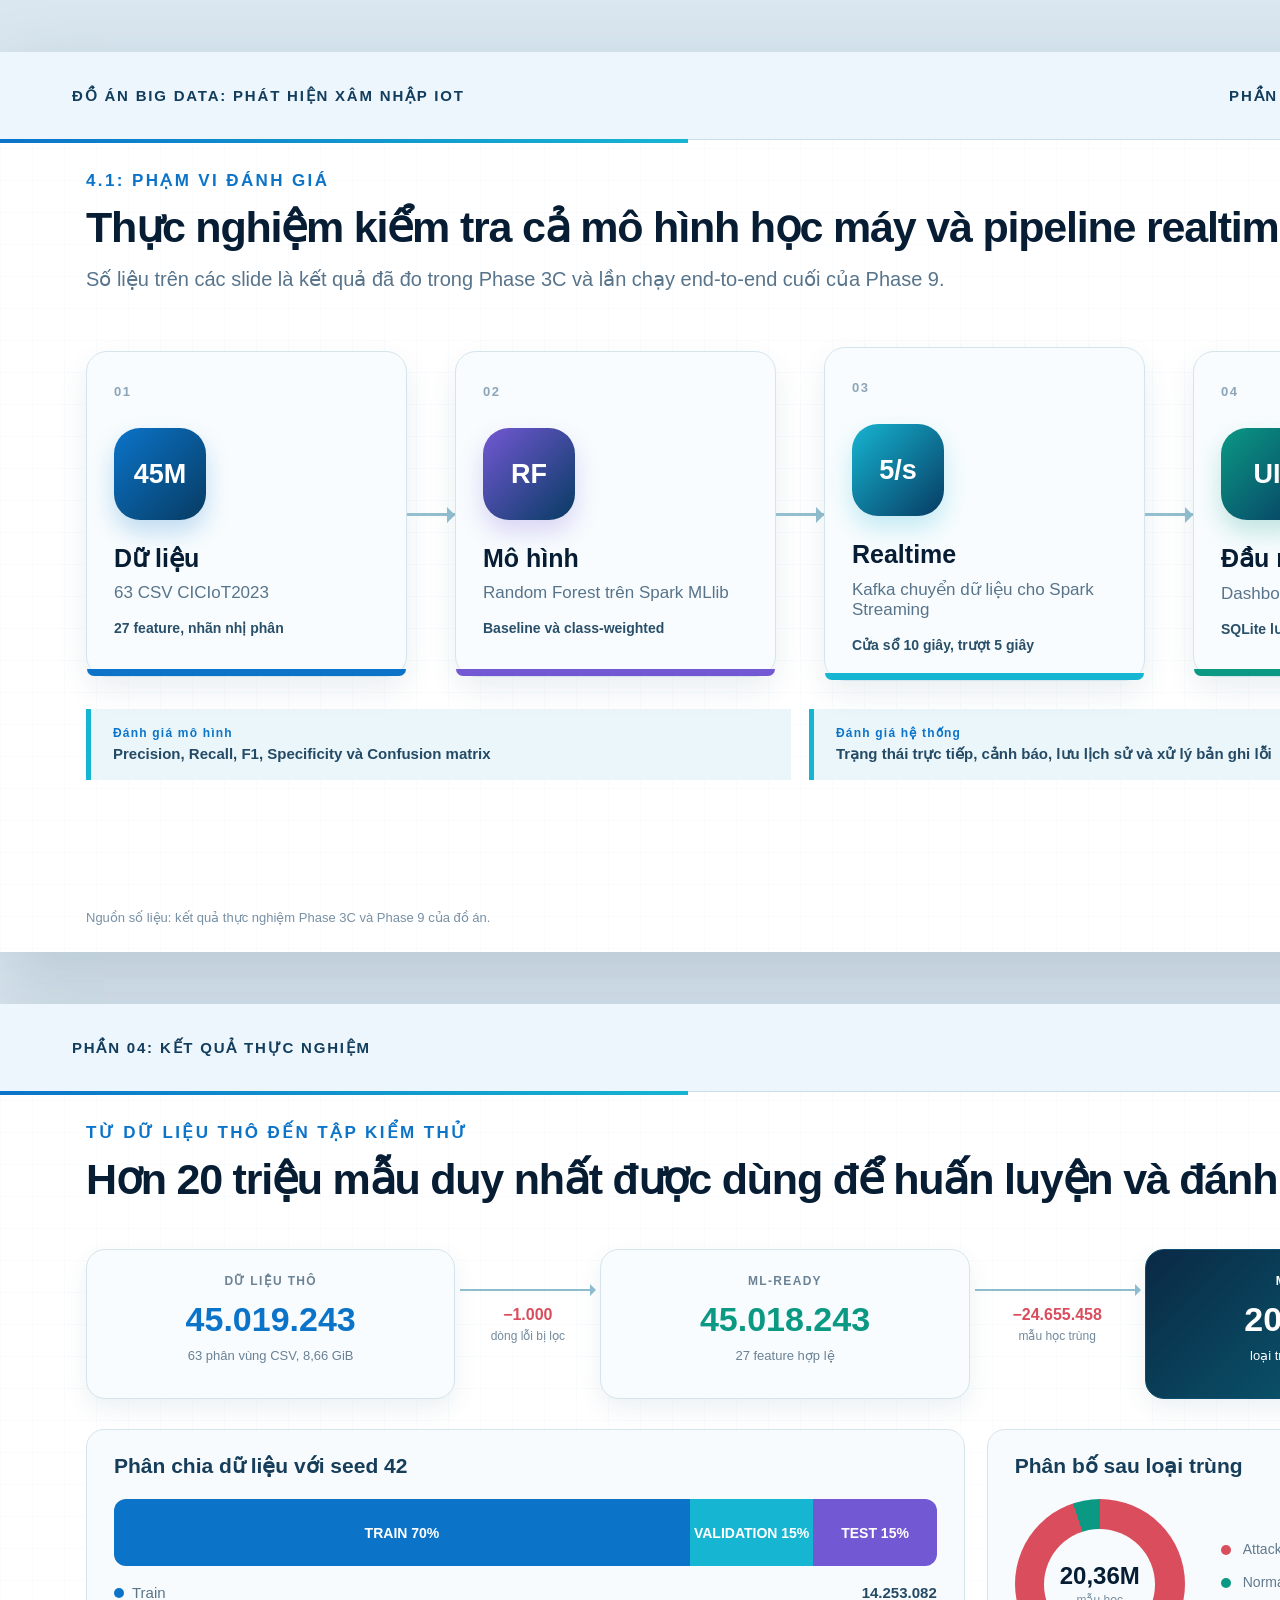
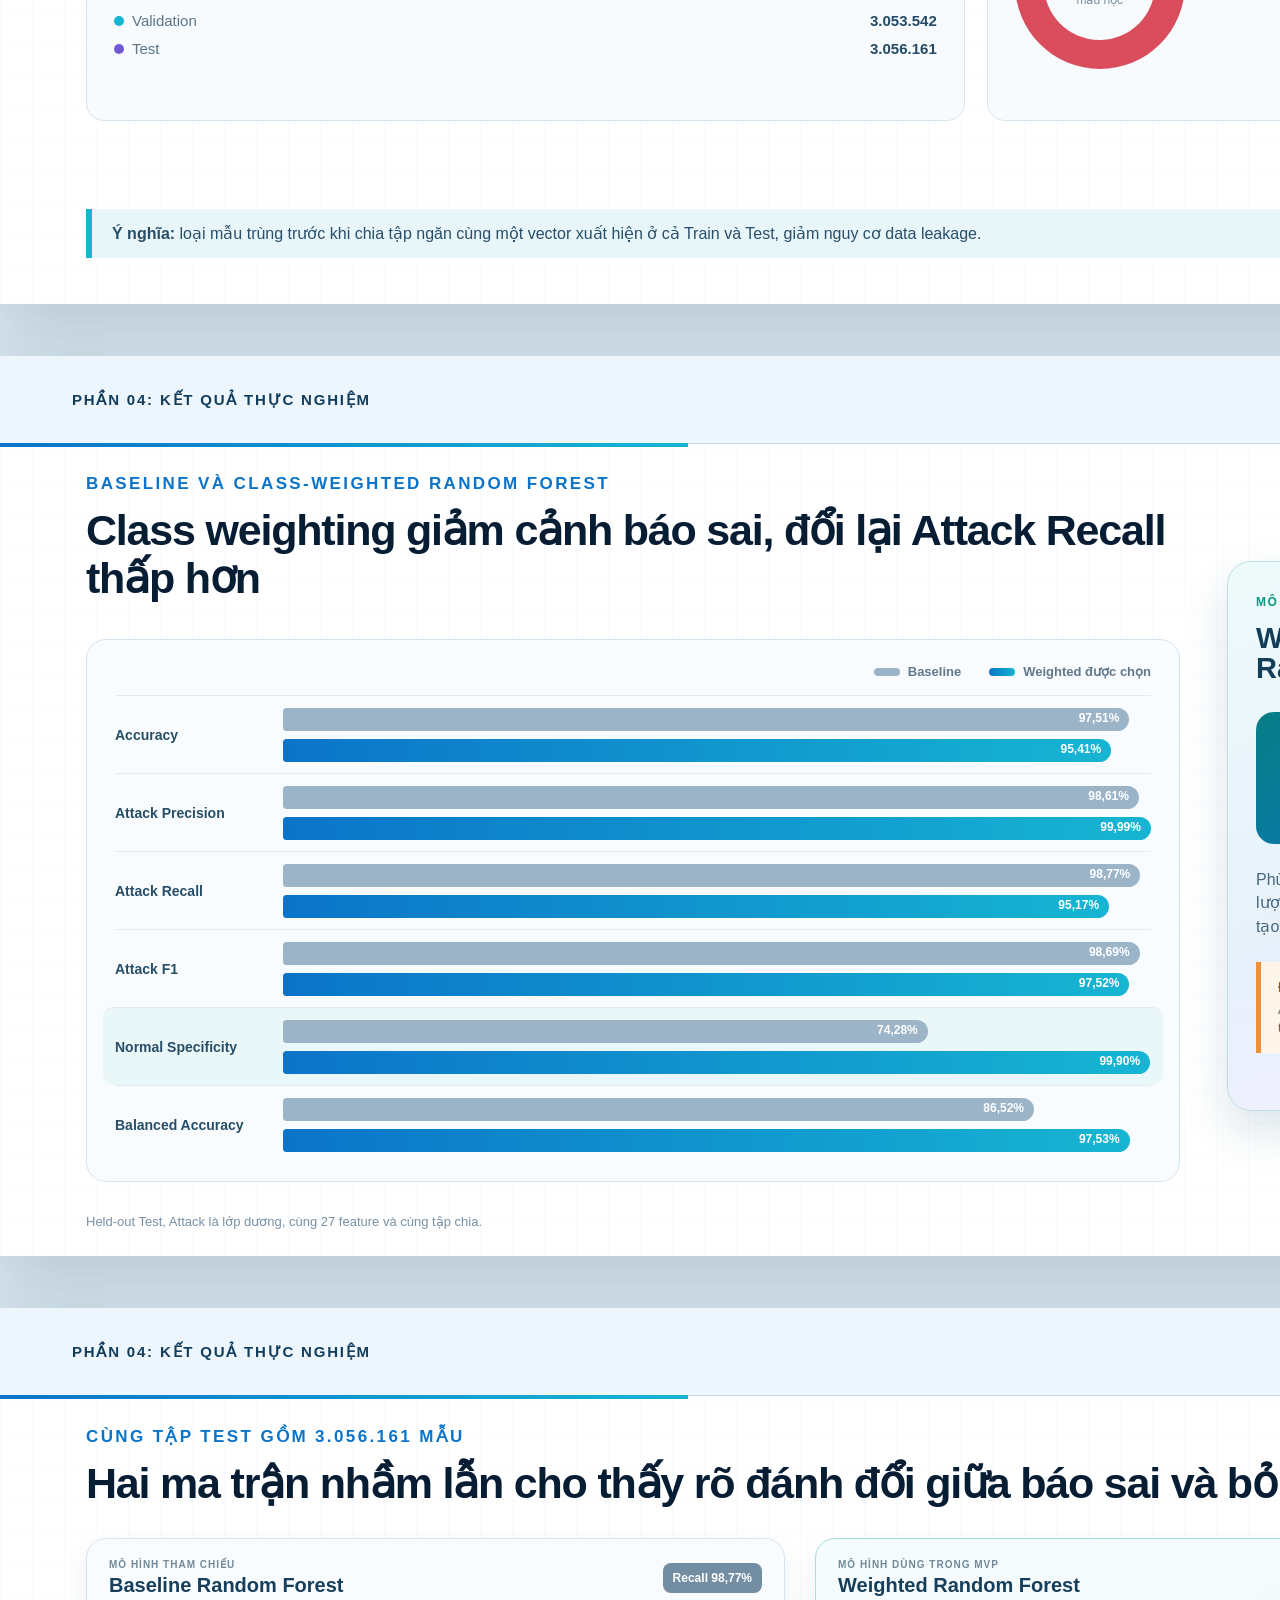
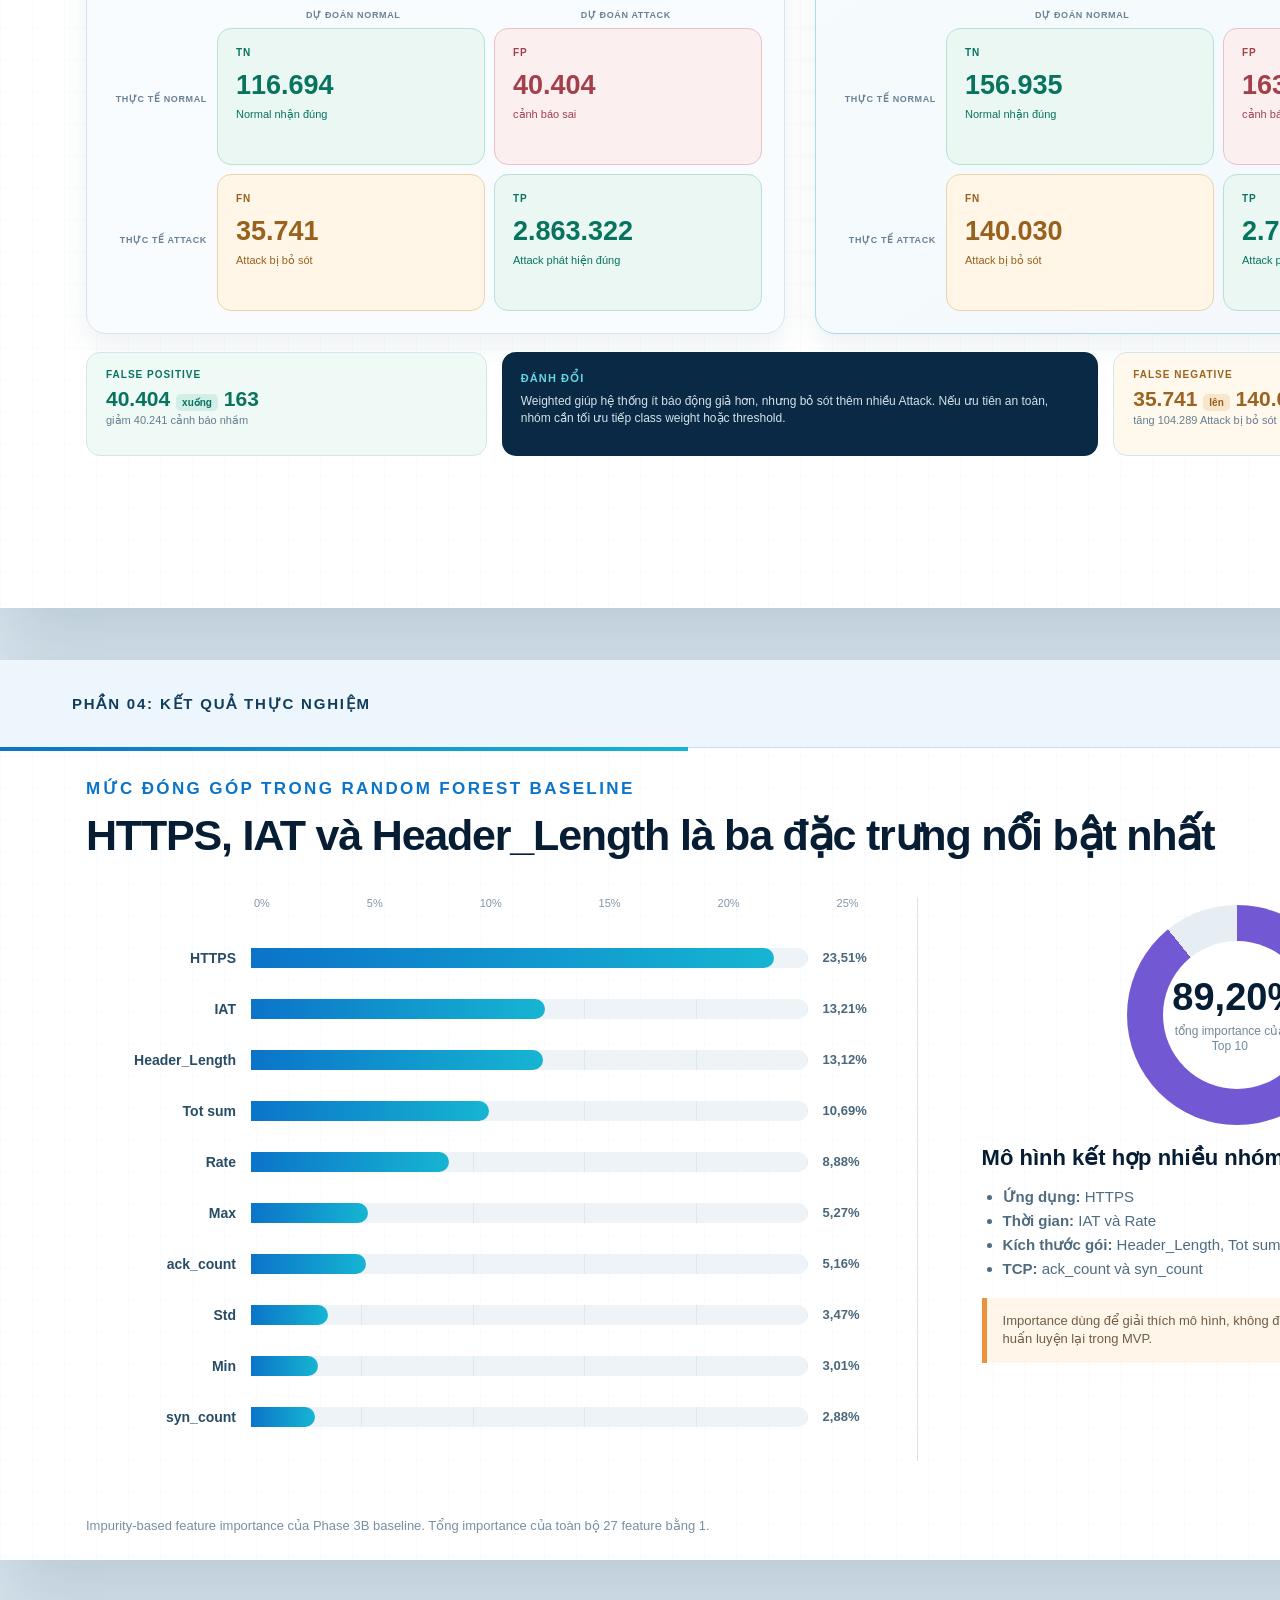
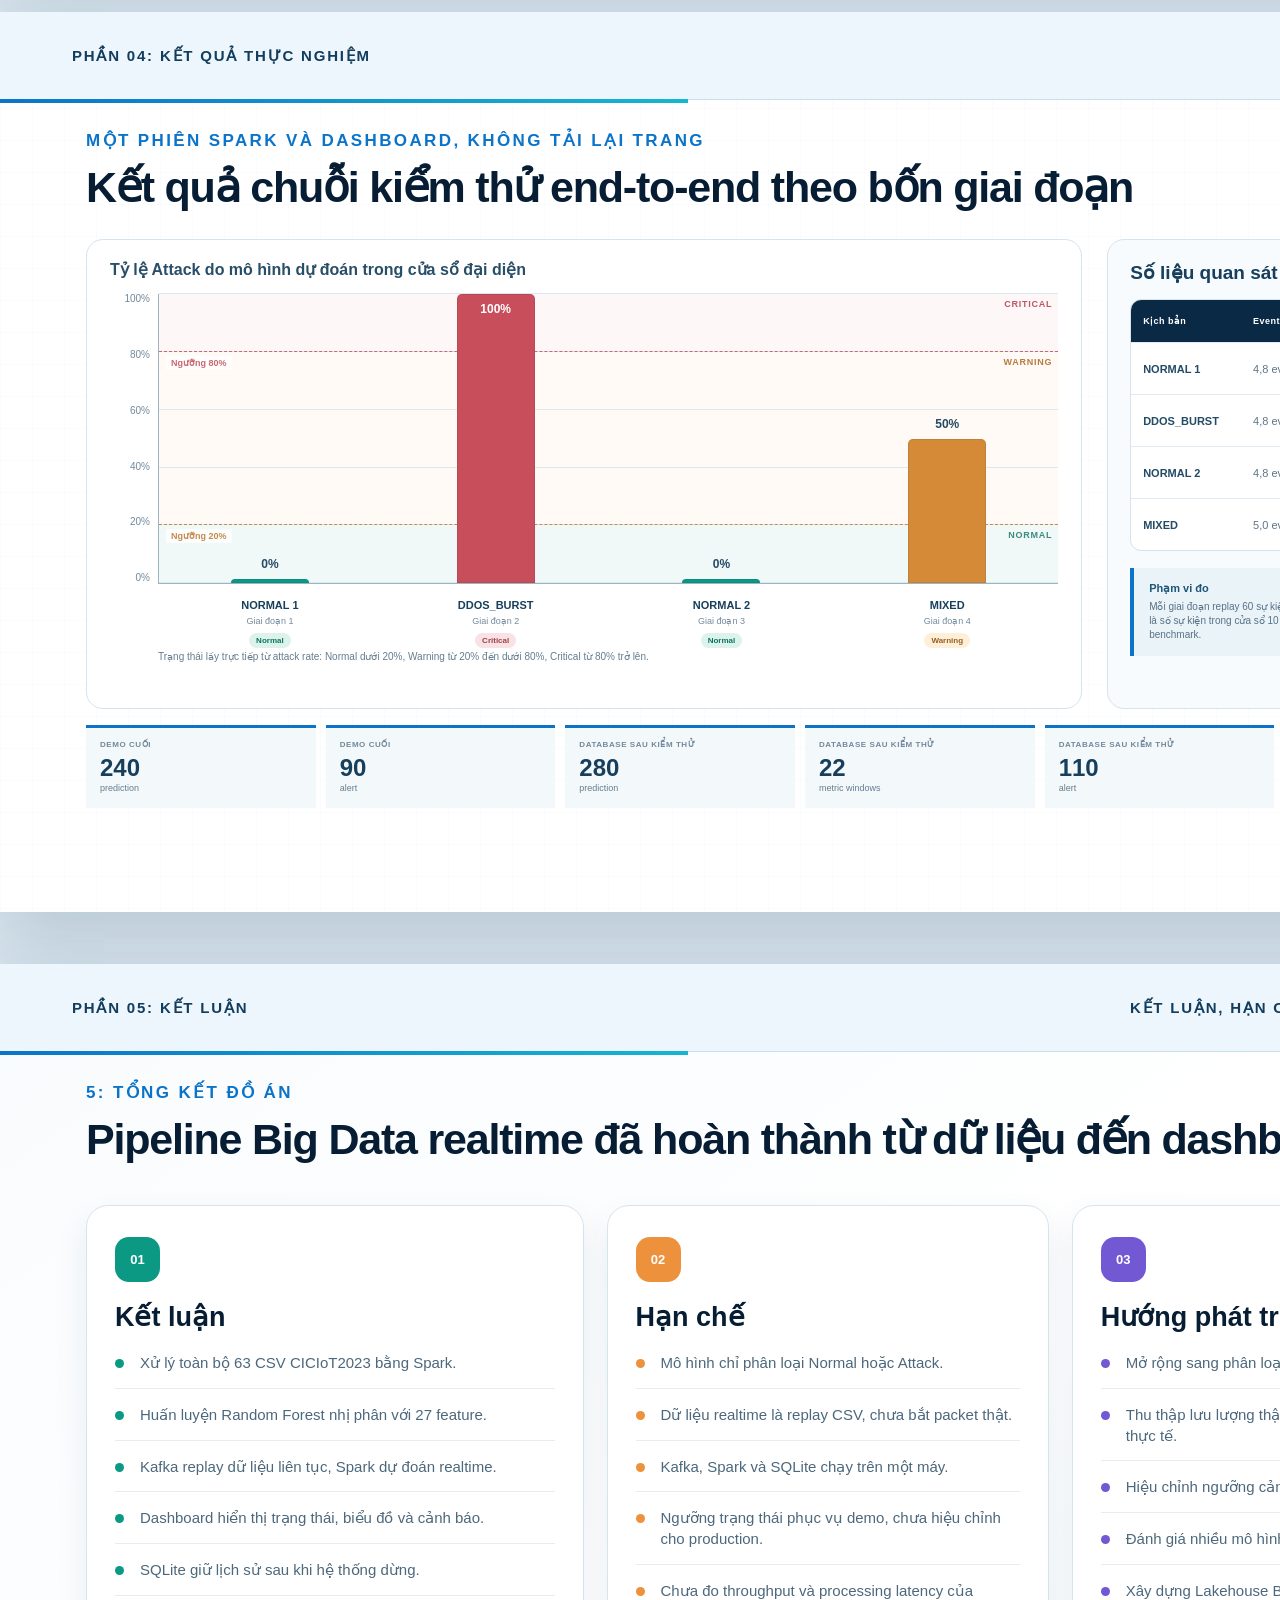
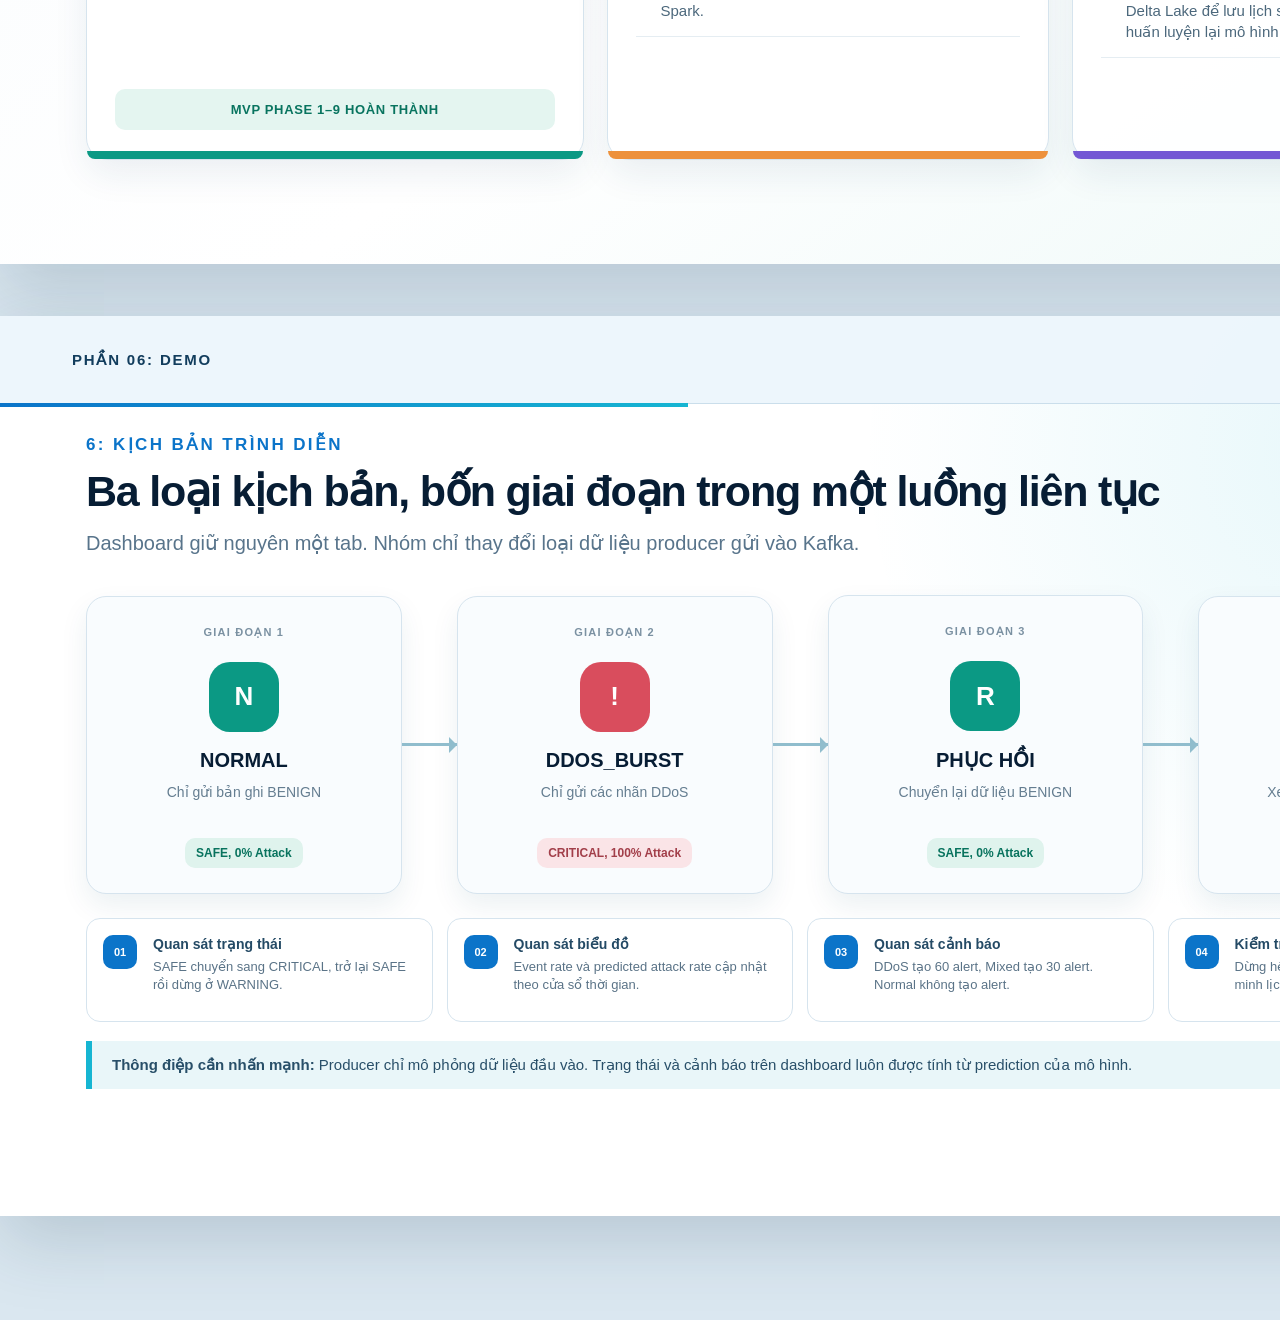
<file: presentation/chapter4-6-html/index.html>
<!doctype html>
<html lang="vi">
<head>
  <meta charset="utf-8">
  <meta name="color-scheme" content="light">
  <title>Phần 4–6: Kết quả thực nghiệm, kết luận và demo</title>
  <link rel="stylesheet" href="styles.css">
</head>
<body>
  <main class="deck" aria-label="Phần 4 đến phần 6 của báo cáo đồ án">
    <section id="slide-1" class="slide slide--setup">
      <header class="topbar"><span>ĐỒ ÁN BIG DATA: PHÁT HIỆN XÂM NHẬP IOT</span><span>PHẦN 04: KẾT QUẢ THỰC NGHIỆM</span></header>
      <p class="section-kicker">4.1: PHẠM VI ĐÁNH GIÁ</p>
      <h1>Thực nghiệm kiểm tra cả mô hình học máy và pipeline realtime</h1>
      <p class="subtitle">Số liệu trên các slide là kết quả đã đo trong Phase 3C và lần chạy end-to-end cuối của Phase 9.</p>

      <div class="experiment-stage">
        <article class="stage stage--data">
          <span class="stage-no">01</span>
          <div class="stage-icon">45M</div>
          <h3>Dữ liệu</h3>
          <p>63 CSV CICIoT2023</p>
          <b>27 feature, nhãn nhị phân</b>
        </article>
        <i class="connector"></i>
        <article class="stage stage--model">
          <span class="stage-no">02</span>
          <div class="stage-icon">RF</div>
          <h3>Mô hình</h3>
          <p>Random Forest trên Spark MLlib</p>
          <b>Baseline và class-weighted</b>
        </article>
        <i class="connector"></i>
        <article class="stage stage--stream">
          <span class="stage-no">03</span>
          <div class="stage-icon">5/s</div>
          <h3>Realtime</h3>
          <p>Kafka chuyển dữ liệu cho Spark Streaming</p>
          <b>Cửa sổ 10 giây, trượt 5 giây</b>
        </article>
        <i class="connector"></i>
        <article class="stage stage--output">
          <span class="stage-no">04</span>
          <div class="stage-icon">UI</div>
          <h3>Đầu ra</h3>
          <p>Dashboard và cảnh báo</p>
          <b>SQLite lưu lịch sử bền vững</b>
        </article>
      </div>

      <div class="evaluation-strip">
        <div><span>Đánh giá mô hình</span><b>Precision, Recall, F1, Specificity và Confusion matrix</b></div>
        <div><span>Đánh giá hệ thống</span><b>Trạng thái trực tiếp, cảnh báo, lưu lịch sử và xử lý bản ghi lỗi</b></div>
      </div>
      <p class="source">Nguồn số liệu: kết quả thực nghiệm Phase 3C và Phase 9 của đồ án.</p>
      <span class="slide-number">01 / 08</span>
    </section>

    <section id="slide-2" class="slide">
      <header class="topbar"><span>PHẦN 04: KẾT QUẢ THỰC NGHIỆM</span><span>4.2: QUY MÔ DỮ LIỆU</span></header>
      <p class="section-kicker">TỪ DỮ LIỆU THÔ ĐẾN TẬP KIỂM THỬ</p>
      <h2>Hơn 20 triệu mẫu duy nhất được dùng để huấn luyện và đánh giá</h2>

      <div class="data-funnel">
        <article class="funnel-block funnel-block--raw">
          <span>DỮ LIỆU THÔ</span><strong>45.019.243</strong><small>63 phân vùng CSV, 8,66 GiB</small>
        </article>
        <div class="funnel-step"><b>−1.000</b><span>dòng lỗi bị lọc</span></div>
        <article class="funnel-block funnel-block--clean">
          <span>ML-READY</span><strong>45.018.243</strong><small>27 feature hợp lệ</small>
        </article>
        <div class="funnel-step"><b>−24.655.458</b><span>mẫu học trùng</span></div>
        <article class="funnel-block funnel-block--unique">
          <span>MẪU DUY NHẤT</span><strong>20.362.785</strong><small>loại trùng trước khi chia tập</small>
        </article>
      </div>

      <div class="data-lower">
        <div class="split-chart">
          <h3>Phân chia dữ liệu với seed 42</h3>
          <div class="split-bar" aria-label="Train 70 phần trăm, Validation 15 phần trăm, Test 15 phần trăm">
            <span class="train">TRAIN 70%</span><span class="validation">VALIDATION 15%</span><span class="test">TEST 15%</span>
          </div>
          <div class="split-labels">
            <p><i class="dot dot--train"></i><span>Train</span><b>14.253.082</b></p>
            <p><i class="dot dot--validation"></i><span>Validation</span><b>3.053.542</b></p>
            <p><i class="dot dot--test"></i><span>Test</span><b>3.056.161</b></p>
          </div>
        </div>

        <div class="class-chart">
          <h3>Phân bố sau loại trùng</h3>
          <div class="donut" aria-label="Attack 94,86 phần trăm và Normal 5,14 phần trăm"><div><b>20,36M</b><span>mẫu học</span></div></div>
          <div class="donut-legend">
            <p><i class="legend-dot legend-dot--attack"></i><span>Attack</span><b>94,86%</b></p>
            <p><i class="legend-dot legend-dot--normal"></i><span>Normal</span><b>5,14%</b></p>
          </div>
        </div>
      </div>

      <div class="takeaway"><b>Ý nghĩa:</b> loại mẫu trùng trước khi chia tập ngăn cùng một vector xuất hiện ở cả Train và Test, giảm nguy cơ data leakage.</div>
      <span class="slide-number">02 / 08</span>
    </section>

    <section id="slide-3" class="slide slide--model-result">
      <header class="topbar"><span>PHẦN 04: KẾT QUẢ THỰC NGHIỆM</span><span>4.3: SO SÁNH MÔ HÌNH</span></header>
      <p class="section-kicker">BASELINE VÀ CLASS-WEIGHTED RANDOM FOREST</p>
      <h2>Class weighting giảm cảnh báo sai, đổi lại Attack Recall thấp hơn</h2>

      <div class="metric-comparison">
        <div class="chart-legend"><span><i class="swatch swatch--base"></i>Baseline</span><span><i class="swatch swatch--weighted"></i>Weighted được chọn</span></div>
        <div class="metric-row">
          <b>Accuracy</b>
          <div class="bar-pair"><span class="bar bar--base" style="width:97.5085%"><em>97,51%</em></span><span class="bar bar--weighted" style="width:95.4128%"><em>95,41%</em></span></div>
        </div>
        <div class="metric-row">
          <b>Attack Precision</b>
          <div class="bar-pair"><span class="bar bar--base" style="width:98.6085%"><em>98,61%</em></span><span class="bar bar--weighted" style="width:99.9941%"><em>99,99%</em></span></div>
        </div>
        <div class="metric-row">
          <b>Attack Recall</b>
          <div class="bar-pair"><span class="bar bar--base" style="width:98.7672%"><em>98,77%</em></span><span class="bar bar--weighted" style="width:95.1698%"><em>95,17%</em></span></div>
        </div>
        <div class="metric-row">
          <b>Attack F1</b>
          <div class="bar-pair"><span class="bar bar--base" style="width:98.6878%"><em>98,69%</em></span><span class="bar bar--weighted" style="width:97.5223%"><em>97,52%</em></span></div>
        </div>
        <div class="metric-row metric-row--focus">
          <b>Normal Specificity</b>
          <div class="bar-pair"><span class="bar bar--base" style="width:74.281%"><em>74,28%</em></span><span class="bar bar--weighted" style="width:99.8962%"><em>99,90%</em></span></div>
        </div>
        <div class="metric-row">
          <b>Balanced Accuracy</b>
          <div class="bar-pair"><span class="bar bar--base" style="width:86.5241%"><em>86,52%</em></span><span class="bar bar--weighted" style="width:97.533%"><em>97,53%</em></span></div>
        </div>
      </div>

      <aside class="decision-panel">
        <span>MÔ HÌNH ĐƯỢC CHỌN</span>
        <h3>Weighted Random Forest</h3>
        <div class="decision-number"><b>0,10%</b><small>False Positive Rate trên Test</small></div>
        <p>Phù hợp cho demo realtime vì lưu lượng bình thường gần như không tạo cảnh báo giả.</p>
        <div class="tradeoff"><b>Đánh đổi đã chấp nhận</b><span>Attack Recall giảm 3,60 điểm phần trăm so với baseline.</span></div>
      </aside>

      <p class="source">Held-out Test, Attack là lớp dương, cùng 27 feature và cùng tập chia.</p>
      <span class="slide-number">03 / 08</span>
    </section>

    <section id="slide-4" class="slide">
      <header class="topbar"><span>PHẦN 04: KẾT QUẢ THỰC NGHIỆM</span><span>4.4: CONFUSION MATRIX</span></header>
      <p class="section-kicker">CÙNG TẬP TEST GỒM 3.056.161 MẪU</p>
      <h2>Hai ma trận nhầm lẫn cho thấy rõ đánh đổi giữa báo sai và bỏ sót</h2>

      <div class="dual-matrix-layout">
        <article class="model-matrix model-matrix--baseline">
          <div class="matrix-title"><div><span>MÔ HÌNH THAM CHIẾU</span><h3>Baseline Random Forest</h3></div><b>Recall 98,77%</b></div>
          <div class="mini-axis mini-axis--top"><span>DỰ ĐOÁN NORMAL</span><span>DỰ ĐOÁN ATTACK</span></div>
          <div class="mini-matrix-body">
            <div class="mini-axis mini-axis--left"><span>THỰC TẾ NORMAL</span><span>THỰC TẾ ATTACK</span></div>
            <div class="mini-matrix">
              <div class="mini-cell mini-cell--good"><span>TN</span><b>116.694</b><small>Normal nhận đúng</small></div>
              <div class="mini-cell mini-cell--fp"><span>FP</span><b>40.404</b><small>cảnh báo sai</small></div>
              <div class="mini-cell mini-cell--fn"><span>FN</span><b>35.741</b><small>Attack bị bỏ sót</small></div>
              <div class="mini-cell mini-cell--good"><span>TP</span><b>2.863.322</b><small>Attack phát hiện đúng</small></div>
            </div>
          </div>
        </article>

        <article class="model-matrix model-matrix--weighted">
          <div class="matrix-title"><div><span>MÔ HÌNH DÙNG TRONG MVP</span><h3>Weighted Random Forest</h3></div><b>Recall 95,17%</b></div>
          <div class="mini-axis mini-axis--top"><span>DỰ ĐOÁN NORMAL</span><span>DỰ ĐOÁN ATTACK</span></div>
          <div class="mini-matrix-body">
            <div class="mini-axis mini-axis--left"><span>THỰC TẾ NORMAL</span><span>THỰC TẾ ATTACK</span></div>
            <div class="mini-matrix">
              <div class="mini-cell mini-cell--good"><span>TN</span><b>156.935</b><small>Normal nhận đúng</small></div>
              <div class="mini-cell mini-cell--fp"><span>FP</span><b>163</b><small>cảnh báo sai</small></div>
              <div class="mini-cell mini-cell--fn"><span>FN</span><b>140.030</b><small>Attack bị bỏ sót</small></div>
              <div class="mini-cell mini-cell--good"><span>TP</span><b>2.759.033</b><small>Attack phát hiện đúng</small></div>
            </div>
          </div>
        </article>
      </div>

      <div class="tradeoff-strip">
        <div class="tradeoff-change tradeoff-change--good"><span>FALSE POSITIVE</span><b>40.404 <i>xuống</i> 163</b><small>giảm 40.241 cảnh báo nhầm</small></div>
        <div class="tradeoff-balance"><strong>ĐÁNH ĐỔI</strong><p>Weighted giúp hệ thống ít báo động giả hơn, nhưng bỏ sót thêm nhiều Attack. Nếu ưu tiên an toàn, nhóm cần tối ưu tiếp class weight hoặc threshold.</p></div>
        <div class="tradeoff-change tradeoff-change--warn"><span>FALSE NEGATIVE</span><b>35.741 <i>lên</i> 140.030</b><small>tăng 104.289 Attack bị bỏ sót</small></div>
      </div>
      <span class="slide-number">04 / 08</span>
    </section>

    <section id="slide-5" class="slide">
      <header class="topbar"><span>PHẦN 04: KẾT QUẢ THỰC NGHIỆM</span><span>4.5: FEATURE IMPORTANCE</span></header>
      <p class="section-kicker">MỨC ĐÓNG GÓP TRONG RANDOM FOREST BASELINE</p>
      <h2>HTTPS, IAT và Header_Length là ba đặc trưng nổi bật nhất</h2>

      <div class="importance-layout">
        <div class="importance-chart">
          <div class="importance-axis"><span>0%</span><span>5%</span><span>10%</span><span>15%</span><span>20%</span><span>25%</span></div>
          <div class="importance-row"><b>HTTPS</b><i><span style="width:94.05%"></span></i><em>23,51%</em></div>
          <div class="importance-row"><b>IAT</b><i><span style="width:52.84%"></span></i><em>13,21%</em></div>
          <div class="importance-row"><b>Header_Length</b><i><span style="width:52.50%"></span></i><em>13,12%</em></div>
          <div class="importance-row"><b>Tot sum</b><i><span style="width:42.77%"></span></i><em>10,69%</em></div>
          <div class="importance-row"><b>Rate</b><i><span style="width:35.51%"></span></i><em>8,88%</em></div>
          <div class="importance-row"><b>Max</b><i><span style="width:21.09%"></span></i><em>5,27%</em></div>
          <div class="importance-row"><b>ack_count</b><i><span style="width:20.64%"></span></i><em>5,16%</em></div>
          <div class="importance-row"><b>Std</b><i><span style="width:13.88%"></span></i><em>3,47%</em></div>
          <div class="importance-row"><b>Min</b><i><span style="width:12.03%"></span></i><em>3,01%</em></div>
          <div class="importance-row"><b>syn_count</b><i><span style="width:11.51%"></span></i><em>2,88%</em></div>
        </div>

        <div class="importance-summary">
          <div class="big-ring"><div><b>89,20%</b><span>tổng importance của Top 10</span></div></div>
          <h3>Mô hình kết hợp nhiều nhóm tín hiệu</h3>
          <ul>
            <li><b>Ứng dụng:</b> HTTPS</li>
            <li><b>Thời gian:</b> IAT và Rate</li>
            <li><b>Kích thước gói:</b> Header_Length, Tot sum, Min, Max</li>
            <li><b>TCP:</b> ack_count và syn_count</li>
          </ul>
          <p>Importance dùng để giải thích mô hình, không được dùng để loại feature hoặc huấn luyện lại trong MVP.</p>
        </div>
      </div>

      <p class="source">Impurity-based feature importance của Phase 3B baseline. Tổng importance của toàn bộ 27 feature bằng 1.</p>
      <span class="slide-number">05 / 08</span>
    </section>

    <section id="slide-6" class="slide slide--e2e">
      <header class="topbar"><span>PHẦN 04: KẾT QUẢ THỰC NGHIỆM</span><span>4.6: KIỂM THỬ END-TO-END</span></header>
      <p class="section-kicker">MỘT PHIÊN SPARK VÀ DASHBOARD, KHÔNG TẢI LẠI TRANG</p>
      <h2>Kết quả chuỗi kiểm thử end-to-end theo bốn giai đoạn</h2>

      <div class="e2e-layout">
        <figure class="academic-chart">
          <figcaption>Tỷ lệ Attack do mô hình dự đoán trong cửa sổ đại diện</figcaption>
          <div class="academic-chart-body">
            <div class="academic-y-axis"><span>100%</span><span>80%</span><span>60%</span><span>40%</span><span>20%</span><span>0%</span></div>
            <div class="plot-area">
              <div class="status-zone status-zone--critical"><span>CRITICAL</span></div>
              <div class="status-zone status-zone--warning"><span>WARNING</span></div>
              <div class="status-zone status-zone--normal"><span>NORMAL</span></div>
              <div class="grid-line" style="bottom:100%"></div><div class="grid-line" style="bottom:80%"></div><div class="grid-line" style="bottom:60%"></div><div class="grid-line" style="bottom:40%"></div><div class="grid-line" style="bottom:20%"></div><div class="grid-line" style="bottom:0"></div>
              <div class="threshold-line threshold-line--80"><span>Ngưỡng 80%</span></div>
              <div class="threshold-line threshold-line--20"><span>Ngưỡng 20%</span></div>
              <div class="academic-bars">
                <div class="academic-category"><div class="bar-column bar-column--zero"><span>0%</span></div><b>NORMAL 1</b><small>Giai đoạn 1</small><em class="status-normal">Normal</em></div>
                <div class="academic-category"><div class="bar-column bar-column--critical" style="height:100%"><span>100%</span></div><b>DDOS_BURST</b><small>Giai đoạn 2</small><em class="status-critical">Critical</em></div>
                <div class="academic-category"><div class="bar-column bar-column--zero"><span>0%</span></div><b>NORMAL 2</b><small>Giai đoạn 3</small><em class="status-normal">Normal</em></div>
                <div class="academic-category"><div class="bar-column bar-column--warning" style="height:50%"><span>50%</span></div><b>MIXED</b><small>Giai đoạn 4</small><em class="status-warning">Warning</em></div>
              </div>
            </div>
          </div>
          <p>Trạng thái lấy trực tiếp từ attack rate: Normal dưới 20%, Warning từ 20% đến dưới 80%, Critical từ 80% trở lên.</p>
        </figure>

        <div class="e2e-table-wrap">
          <h3>Số liệu quan sát</h3>
          <div class="e2e-table">
            <div class="e2e-table-head"><span>Kịch bản</span><span>Event rate</span><span>Attack rate</span><span>Alerts</span></div>
            <div><b>NORMAL 1</b><span>4,8 events/s</span><span>0%</span><strong>0</strong></div>
            <div><b>DDOS_BURST</b><span>4,8 events/s</span><span>100%</span><strong>60</strong></div>
            <div><b>NORMAL 2</b><span>4,8 events/s</span><span>0%</span><strong>0</strong></div>
            <div><b>MIXED</b><span>5,0 events/s</span><span>50%</span><strong>30</strong></div>
          </div>
          <div class="method-note"><b>Phạm vi đo</b><span>Mỗi giai đoạn replay 60 sự kiện ở tốc độ cấu hình 5 events/s. Event rate là số sự kiện trong cửa sổ 10 giây chia cho 10, không phải throughput benchmark.</span></div>
        </div>
      </div>

      <div class="persistence-strip">
        <div><span>DEMO CUỐI</span><b>240</b><small>prediction</small></div>
        <div><span>DEMO CUỐI</span><b>90</b><small>alert</small></div>
        <div><span>DATABASE SAU KIỂM THỬ</span><b>280</b><small>prediction</small></div>
        <div><span>DATABASE SAU KIỂM THỬ</span><b>22</b><small>metric windows</small></div>
        <div><span>DATABASE SAU KIỂM THỬ</span><b>110</b><small>alert</small></div>
        <div><span>TRÙNG KHÓA CHÍNH</span><b>0</b><small>bản ghi</small></div>
      </div>
      <span class="slide-number">06 / 08</span>
    </section>

    <section id="slide-7" class="slide slide--conclusion">
      <header class="topbar"><span>PHẦN 05: KẾT LUẬN</span><span>KẾT LUẬN, HẠN CHẾ VÀ HƯỚNG PHÁT TRIỂN</span></header>
      <p class="section-kicker">5: TỔNG KẾT ĐỒ ÁN</p>
      <h2>Pipeline Big Data realtime đã hoàn thành từ dữ liệu đến dashboard</h2>

      <div class="conclusion-grid">
        <article class="conclusion-col conclusion-col--done">
          <span class="col-index">01</span><h3>Kết luận</h3>
          <ul>
            <li>Xử lý toàn bộ 63 CSV CICIoT2023 bằng Spark.</li>
            <li>Huấn luyện Random Forest nhị phân với 27 feature.</li>
            <li>Kafka replay dữ liệu liên tục, Spark dự đoán realtime.</li>
            <li>Dashboard hiển thị trạng thái, biểu đồ và cảnh báo.</li>
            <li>SQLite giữ lịch sử sau khi hệ thống dừng.</li>
          </ul>
          <b class="final-status">MVP PHASE 1–9 HOÀN THÀNH</b>
        </article>

        <article class="conclusion-col conclusion-col--limit">
          <span class="col-index">02</span><h3>Hạn chế</h3>
          <ul>
            <li>Mô hình chỉ phân loại Normal hoặc Attack.</li>
            <li>Dữ liệu realtime là replay CSV, chưa bắt packet thật.</li>
            <li>Kafka, Spark và SQLite chạy trên một máy.</li>
            <li>Ngưỡng trạng thái phục vụ demo, chưa hiệu chỉnh cho production.</li>
            <li>Chưa đo throughput và processing latency của Spark.</li>
          </ul>
        </article>

        <article class="conclusion-col conclusion-col--next">
          <span class="col-index">03</span><h3>Hướng phát triển</h3>
          <ul>
            <li>Mở rộng sang phân loại đa lớp theo họ tấn công.</li>
            <li>Thu thập lưu lượng thật và kiểm thử trên mạng IoT thực tế.</li>
            <li>Hiệu chỉnh ngưỡng cảnh báo theo rủi ro vận hành.</li>
            <li>Đánh giá nhiều mô hình và tối ưu feature.</li>
            <li>Xây dựng Lakehouse Bronze, Silver và Gold bằng Delta Lake để lưu lịch sử, tái xử lý dữ liệu và hỗ trợ huấn luyện lại mô hình.</li>
          </ul>
        </article>
      </div>
      <span class="slide-number">07 / 08</span>
    </section>

    <section id="slide-8" class="slide slide--demo">
      <header class="topbar"><span>PHẦN 06: DEMO</span><span>KỊCH BẢN MÔ PHỎNG</span></header>
      <p class="section-kicker">6: KỊCH BẢN TRÌNH DIỄN</p>
      <h2>Ba loại kịch bản, bốn giai đoạn trong một luồng liên tục</h2>
      <p class="subtitle">Dashboard giữ nguyên một tab. Nhóm chỉ thay đổi loại dữ liệu producer gửi vào Kafka.</p>

      <div class="demo-sequence">
        <article class="demo-step demo-step--normal">
          <span>GIAI ĐOẠN 1</span><div class="demo-symbol">N</div><h3>NORMAL</h3>
          <p>Chỉ gửi bản ghi BENIGN</p><b>SAFE, 0% Attack</b>
        </article>
        <i class="flow-arrow"></i>
        <article class="demo-step demo-step--attack">
          <span>GIAI ĐOẠN 2</span><div class="demo-symbol">!</div><h3>DDOS_BURST</h3>
          <p>Chỉ gửi các nhãn DDoS</p><b>CRITICAL, 100% Attack</b>
        </article>
        <i class="flow-arrow"></i>
        <article class="demo-step demo-step--normal">
          <span>GIAI ĐOẠN 3</span><div class="demo-symbol">R</div><h3>PHỤC HỒI</h3>
          <p>Chuyển lại dữ liệu BENIGN</p><b>SAFE, 0% Attack</b>
        </article>
        <i class="flow-arrow"></i>
        <article class="demo-step demo-step--mixed">
          <span>GIAI ĐOẠN 4</span><div class="demo-symbol">½</div><h3>MIXED</h3>
          <p>Xen kẽ Normal và Attack 1:1</p><b>WARNING, 50% Attack</b>
        </article>
      </div>

      <div class="demo-observe">
        <div><span>01</span><p><b>Quan sát trạng thái</b> SAFE chuyển sang CRITICAL, trở lại SAFE rồi dừng ở WARNING.</p></div>
        <div><span>02</span><p><b>Quan sát biểu đồ</b> Event rate và predicted attack rate cập nhật theo cửa sổ thời gian.</p></div>
        <div><span>03</span><p><b>Quan sát cảnh báo</b> DDoS tạo 60 alert, Mixed tạo 30 alert. Normal không tạo alert.</p></div>
        <div><span>04</span><p><b>Kiểm tra sau demo</b> Dừng hệ thống rồi truy vấn SQLite để chứng minh lịch sử vẫn còn.</p></div>
      </div>

      <div class="demo-note"><b>Thông điệp cần nhấn mạnh:</b> Producer chỉ mô phỏng dữ liệu đầu vào. Trạng thái và cảnh báo trên dashboard luôn được tính từ prediction của mô hình.</div>
      <span class="slide-number">08 / 08</span>
    </section>
  </main>
</body>
</html>
</file>
<file: presentation/chapter1-html/styles.css>
:root {
  --ink: #071c33;
  --muted: #55708c;
  --blue: #0877c9;
  --cyan: #18b7d7;
  --teal: #08a58f;
  --violet: #7258d6;
  --coral: #ef5b62;
  --paper: #ffffff;
  --wash: #eef6fc;
  --line: #d6e5f1;
  --deck-width: 1600;
  --deck-height: 900;
  --scale: 1;
}

* { box-sizing: border-box; }

html, body {
  width: 100%;
  min-height: 100%;
  margin: 0;
}

body {
  overflow: hidden;
  background:
    radial-gradient(circle at 18% 12%, rgba(24, 183, 215, .16), transparent 30%),
    linear-gradient(135deg, #071626, #0d2b46 58%, #103b54);
  color: var(--ink);
  font-family: Inter, Aptos, "Segoe UI", Arial, sans-serif;
}

button { font: inherit; }

.app-shell {
  position: relative;
  width: 100vw;
  height: 100vh;
  overflow: hidden;
}

.deck {
  position: absolute;
  left: 50%;
  top: calc(50% - 36px);
  width: calc(var(--deck-width) * 1px);
  height: calc(var(--deck-height) * 1px);
  transform: translate(-50%, -50%) scale(var(--scale));
  transform-origin: center center;
  border-radius: 12px;
  box-shadow: 0 32px 90px rgba(0, 0, 0, .38);
  overflow: hidden;
  background: var(--paper);
}

.slide {
  position: absolute;
  inset: 0;
  display: block;
  padding: 120px 92px 66px;
  overflow: hidden;
  background:
    linear-gradient(90deg, rgba(8, 119, 201, .025) 1px, transparent 1px),
    linear-gradient(rgba(8, 119, 201, .025) 1px, transparent 1px),
    #fff;
  background-size: 32px 32px;
  opacity: 0;
  visibility: hidden;
  transform: translateX(32px);
  transition: opacity .35s ease, transform .35s ease, visibility .35s;
}

.slide.active {
  opacity: 1;
  visibility: visible;
  transform: translateX(0);
  z-index: 2;
}

.slide-header {
  position: absolute;
  inset: 0 0 auto;
  height: 92px;
  padding: 0 76px;
  display: flex;
  align-items: center;
  justify-content: space-between;
  color: #0d3859;
  font-size: 16px;
  font-weight: 800;
  letter-spacing: .13em;
  background: rgba(235, 245, 253, .92);
  border-bottom: 1px solid rgba(8, 119, 201, .22);
}

.slide-header::after {
  content: "";
  position: absolute;
  left: 0;
  bottom: -4px;
  width: 43%;
  height: 4px;
  background: linear-gradient(90deg, var(--blue), var(--cyan));
}

.section-kicker,
.eyebrow {
  margin: 0 0 14px;
  color: var(--blue);
  font-size: 18px;
  line-height: 1;
  font-weight: 900;
  letter-spacing: .14em;
}

.slide-title {
  max-width: 1370px;
  margin: 0;
  color: var(--ink);
  font-size: 47px;
  line-height: 1.12;
  letter-spacing: -.025em;
}

.slide-number {
  position: absolute;
  right: 40px;
  bottom: 28px;
  color: #86a1b8;
  font-size: 14px;
  font-weight: 800;
  letter-spacing: .12em;
}

/* Cover */
.slide--cover { padding: 0; background: #dff2ff; }

.cover-image {
  position: absolute;
  inset: 0;
  width: 100%;
  height: 100%;
  object-fit: cover;
}

.cover-shade {
  position: absolute;
  inset: 0;
  background: linear-gradient(90deg, rgba(238, 248, 255, .98) 0%, rgba(238, 248, 255, .95) 34%, rgba(238, 248, 255, .55) 52%, rgba(5, 40, 70, .04) 78%);
}

.slide-header--cover {
  color: #0b3f64;
  background: rgba(255, 255, 255, .52);
  backdrop-filter: blur(10px);
}

.cover-copy {
  position: absolute;
  left: 105px;
  top: 190px;
  width: 720px;
}

.cover-copy h1 {
  margin: 0;
  font-size: 90px;
  line-height: .98;
  letter-spacing: -.055em;
}

.cover-rule {
  width: 150px;
  height: 7px;
  margin: 34px 0 28px;
  border-radius: 999px;
  background: linear-gradient(90deg, var(--blue), var(--cyan));
}

.cover-copy h2 {
  max-width: 700px;
  margin: 0;
  color: #123c5b;
  font-size: 33px;
  line-height: 1.32;
  letter-spacing: -.018em;
}

.cover-scope {
  margin: 26px 0 0;
  color: #3e6683;
  font-size: 19px;
  font-weight: 750;
}

.chapter-map {
  position: absolute;
  left: 105px;
  bottom: 76px;
  display: flex;
  gap: 30px;
  color: #254d69;
  font-size: 16px;
  font-weight: 750;
}

.chapter-map span {
  display: flex;
  align-items: center;
  gap: 9px;
}

.chapter-map b { color: var(--blue); }

/* Problem */
.problem-layout {
  display: grid;
  grid-template-columns: 1.02fr .98fr;
  gap: 64px;
  margin-top: 42px;
  align-items: center;
}

.lead {
  margin: 0 0 32px;
  color: #173d59;
  font-size: 25px;
  line-height: 1.45;
}

.issue-list { display: grid; gap: 16px; }

.issue {
  display: grid;
  grid-template-columns: 54px 1fr;
  gap: 18px;
  padding-top: 15px;
  border-top: 1px solid var(--line);
}

.issue-index {
  color: var(--cyan);
  font-size: 21px;
  font-weight: 950;
}

.issue h3 {
  margin: 0 0 5px;
  color: #0c3655;
  font-size: 23px;
}

.issue p {
  margin: 0;
  color: var(--muted);
  font-size: 18px;
  line-height: 1.35;
}

.image-frame {
  position: relative;
  margin: 0;
  height: 520px;
  overflow: hidden;
  border: 1px solid #cce3f1;
  border-radius: 30px;
  box-shadow: 0 26px 55px rgba(18, 73, 108, .16);
  background: var(--wash);
}

.image-frame img {
  width: 100%;
  height: 100%;
  object-fit: cover;
}

.problem-visual img { object-position: 52% center; }

.image-frame figcaption {
  position: absolute;
  left: 22px;
  right: 22px;
  bottom: 20px;
  padding: 14px 18px;
  border-radius: 14px;
  color: #fff;
  background: rgba(6, 34, 56, .86);
  font-size: 16px;
  font-weight: 750;
  backdrop-filter: blur(10px);
}

.takeaway {
  position: absolute;
  left: 92px;
  right: 92px;
  bottom: 54px;
  padding: 17px 24px;
  border-left: 7px solid var(--cyan);
  color: #143b57;
  background: #e8f8fc;
  font-size: 20px;
  line-height: 1.35;
}

/* Current approaches */
.approach-list {
  display: grid;
  gap: 18px;
  margin-top: 48px;
}

.approach {
  position: relative;
  display: grid;
  grid-template-columns: 72px minmax(0, 1fr) 210px 235px;
  align-items: center;
  gap: 25px;
  min-height: 164px;
  padding: 25px 28px;
  border: 1px solid var(--line);
  border-radius: 22px;
  background: rgba(255, 255, 255, .9);
  box-shadow: 0 12px 35px rgba(35, 80, 115, .07);
}

.approach::before {
  content: "";
  position: absolute;
  left: -1px;
  top: 24px;
  bottom: 24px;
  width: 6px;
  border-radius: 0 8px 8px 0;
  background: var(--blue);
}

.approach--teal::before { background: var(--teal); }
.approach--violet::before { background: var(--violet); }

.approach-mark {
  display: grid;
  width: 54px;
  height: 54px;
  place-items: center;
  border-radius: 50%;
  color: #fff;
  background: var(--blue);
  font-size: 22px;
  font-weight: 900;
}

.approach--teal .approach-mark { background: var(--teal); }
.approach--violet .approach-mark { background: var(--violet); }

.approach-main h3 {
  margin: 0 0 8px;
  font-size: 25px;
}

.approach-main p {
  margin: 0;
  color: var(--muted);
  font-size: 19px;
  line-height: 1.4;
}

.approach-note {
  min-height: 84px;
  padding: 16px 18px;
  border-left: 1px solid var(--line);
  color: #294f6b;
  font-size: 17px;
  line-height: 1.4;
}

.approach-note--risk { color: #995059; }

.source-note {
  margin: 22px 0 0;
  color: #7890a5;
  font-size: 15px;
  font-style: italic;
}

/* Gap */
.broken-flow {
  display: grid;
  grid-template-columns: 1fr 210px 1fr 210px 1fr;
  align-items: center;
  margin: 52px 0 38px;
}

.flow-node {
  min-height: 170px;
  padding: 28px;
  border: 1px solid var(--line);
  border-radius: 20px;
  background: #fff;
  box-shadow: 0 16px 38px rgba(40, 86, 120, .09);
}

.flow-node span {
  display: block;
  margin-bottom: 13px;
  color: var(--blue);
  font-size: 16px;
  font-weight: 900;
}

.flow-node b {
  display: block;
  margin-bottom: 9px;
  color: #123d5b;
  font-size: 25px;
}

.flow-node small {
  color: var(--muted);
  font-size: 17px;
  line-height: 1.4;
}

.flow-link {
  position: relative;
  height: 80px;
}

.flow-link i {
  position: absolute;
  left: 18px;
  right: 18px;
  top: 35px;
  height: 3px;
  background: repeating-linear-gradient(90deg, var(--coral) 0 14px, transparent 14px 24px);
}

.flow-link i::after {
  content: "";
  position: absolute;
  right: -2px;
  top: -6px;
  width: 0;
  height: 0;
  border-top: 7px solid transparent;
  border-bottom: 7px solid transparent;
  border-left: 12px solid var(--coral);
}

.flow-link em {
  position: absolute;
  top: 52px;
  width: 100%;
  color: #b15a62;
  font-size: 14px;
  font-style: normal;
  font-weight: 800;
  text-align: center;
}

.gap-layout {
  display: grid;
  grid-template-columns: repeat(3, 1fr);
  gap: 28px;
}

.gap-statement {
  display: grid;
  grid-template-columns: 48px 1fr;
  gap: 15px;
  padding-top: 22px;
  border-top: 3px solid #b9d7ea;
}

.gap-number {
  margin: 0;
  color: var(--blue);
  font-size: 18px;
  font-weight: 950;
}

.gap-statement > p:last-child {
  margin: 0;
  color: #294e68;
  font-size: 19px;
  line-height: 1.4;
}

.takeaway--dark {
  color: #fff;
  border-left-color: var(--coral);
  background: #0b304d;
}

/* Solution */
.solution-title { max-width: 1450px; font-size: 43px; }

.solution-visual {
  width: 1340px;
  height: 420px;
  margin: 20px auto 0;
}

.solution-visual img {
  width: 100%;
  height: 100%;
  object-fit: contain;
}

.stage-labels {
  display: grid;
  grid-template-columns: repeat(4, 1fr);
  gap: 22px;
  margin: -4px 30px 0;
}

.stage-labels div {
  padding: 15px 16px 0;
  border-top: 4px solid var(--cyan);
  text-align: center;
}

.stage-labels div:nth-child(2) { border-top-color: var(--blue); }
.stage-labels div:nth-child(3) { border-top-color: var(--teal); }
.stage-labels div:nth-child(4) { border-top-color: var(--coral); }

.stage-labels b {
  display: block;
  margin-bottom: 5px;
  color: #103a58;
  font-size: 20px;
}

.stage-labels span {
  color: var(--muted);
  font-size: 15px;
  line-height: 1.35;
}

.solution-footer {
  position: absolute;
  left: 92px;
  right: 92px;
  bottom: 52px;
  display: grid;
  grid-template-columns: .8fr 1.15fr 1.35fr;
  gap: 0;
  padding: 17px 8px;
  border: 1px solid #bcdbea;
  border-radius: 14px;
  background: #eef8fd;
}

.solution-footer p {
  margin: 0;
  padding: 0 20px;
  color: #31566f;
  font-size: 16px;
  line-height: 1.35;
}

.solution-footer p + p { border-left: 1px solid #bdd7e6; }

/* Controls */
.controls {
  position: fixed;
  left: 50%;
  bottom: 17px;
  z-index: 20;
  display: flex;
  align-items: center;
  gap: 10px;
  transform: translateX(-50%);
  padding: 8px 10px;
  border: 1px solid rgba(255, 255, 255, .2);
  border-radius: 16px;
  background: rgba(4, 22, 37, .82);
  box-shadow: 0 14px 40px rgba(0, 0, 0, .22);
  backdrop-filter: blur(16px);
}

.controls button {
  height: 38px;
  padding: 0 14px;
  border: 0;
  border-radius: 10px;
  color: #dff4ff;
  background: rgba(255, 255, 255, .08);
  cursor: pointer;
  font-size: 14px;
  font-weight: 800;
}

.controls button:hover,
.controls button:focus-visible { background: rgba(24, 183, 215, .28); }

.controls button:disabled { opacity: .35; cursor: not-allowed; }

.dots { display: flex; gap: 6px; padding: 0 3px; }

.dot {
  width: 9px;
  height: 9px;
  padding: 0;
  border: 0;
  border-radius: 50%;
  background: rgba(255, 255, 255, .3);
  cursor: pointer;
}

.dot.active { width: 24px; border-radius: 999px; background: var(--cyan); }

.counter {
  min-width: 47px;
  color: #b8d5e6;
  font-size: 13px;
  font-weight: 800;
  text-align: center;
}

.progress {
  position: fixed;
  left: 0;
  right: 0;
  bottom: 0;
  z-index: 21;
  height: 4px;
  background: rgba(255, 255, 255, .12);
}

.progress span {
  display: block;
  width: 20%;
  height: 100%;
  background: linear-gradient(90deg, var(--blue), var(--cyan));
  transition: width .3s ease;
}

body.editing [data-edit] {
  outline: 2px dashed rgba(239, 91, 98, .72);
  outline-offset: 4px;
  cursor: text;
}

body.editing #editBtn { background: var(--coral); color: #fff; }

@media (max-width: 800px) {
  .controls #editBtn,
  .controls #fullscreenBtn { display: none; }
}

@media print {
  @page { size: 16in 9in; margin: 0; }
  body { overflow: visible; background: #fff; }
  .app-shell { display: block; width: auto; height: auto; padding: 0; }
  .deck { position: relative; left: auto; top: auto; width: 1600px; height: auto; transform: none !important; box-shadow: none; overflow: visible; }
  .slide {
    position: relative;
    display: block !important;
    width: 1600px;
    height: 900px;
    opacity: 1 !important;
    visibility: visible !important;
    transform: none !important;
    break-after: page;
  }
  .controls, .progress { display: none !important; }
}
</file>
<file: presentation/chapter2-html/styles.css>
:root {
  --ink: #071c33;
  --navy: #0b2742;
  --muted: #55708a;
  --blue: #0b74c9;
  --cyan: #15b7d6;
  --teal: #0c9b87;
  --violet: #705bd3;
  --orange: #ee8b3a;
  --red: #dc5660;
  --paper: #ffffff;
  --wash: #eff6fb;
  --line: #d5e3ee;
}

* { box-sizing: border-box; }

html, body {
  margin: 0;
  min-width: 1600px;
  background: #dce8f1;
  color: var(--ink);
  font-family: Inter, Aptos, "Segoe UI", Arial, sans-serif;
}

body { padding: 52px 0; }

.deck {
  width: 1600px;
  margin: 0 auto;
}

.slide {
  position: relative;
  width: 1600px;
  height: 900px;
  margin: 0 0 52px;
  padding: 120px 88px 62px;
  overflow: hidden;
  background:
    linear-gradient(90deg, rgba(11, 116, 201, .025) 1px, transparent 1px),
    linear-gradient(rgba(11, 116, 201, .025) 1px, transparent 1px),
    var(--paper);
  background-size: 32px 32px;
  box-shadow: 0 24px 68px rgba(23, 54, 78, .18);
}

.topbar {
  position: absolute;
  inset: 0 0 auto;
  height: 88px;
  padding: 0 74px;
  display: flex;
  align-items: center;
  justify-content: space-between;
  color: #123c5b;
  background: rgba(237, 246, 252, .96);
  border-bottom: 1px solid #cae0ee;
  font-size: 15px;
  font-weight: 850;
  letter-spacing: .13em;
}

.topbar::after {
  content: "";
  position: absolute;
  left: 0;
  bottom: -4px;
  width: 42%;
  height: 4px;
  background: linear-gradient(90deg, var(--blue), var(--cyan));
}

.section-kicker, .eyebrow {
  margin: 0 0 13px;
  color: var(--blue);
  font-size: 17px;
  font-weight: 900;
  letter-spacing: .14em;
}

h2 {
  max-width: 1375px;
  margin: 0;
  font-size: 43px;
  line-height: 1.12;
  letter-spacing: -.027em;
}

.slide-number {
  position: absolute;
  right: 38px;
  bottom: 24px;
  color: #86a0b6;
  font-size: 13px;
  font-weight: 850;
  letter-spacing: .12em;
}

.source {
  position: absolute;
  left: 88px;
  bottom: 30px;
  margin: 0;
  color: #7890a4;
  font-size: 13px;
}

.message {
  padding: 17px 20px;
  border-left: 6px solid var(--cyan);
  color: #123b57;
  background: #e7f7fb;
  font-size: 18px;
  line-height: 1.38;
}

.message--wide {
  position: absolute;
  left: 88px;
  right: 88px;
  bottom: 55px;
}

code {
  padding: 2px 7px;
  border-radius: 6px;
  color: #0d5979;
  background: #e8f3f8;
  font-family: "Cascadia Code", "SFMono-Regular", Consolas, monospace;
  font-size: .88em;
}

/* Cover */
.slide--cover {
  padding: 0;
  color: #fff;
  background: linear-gradient(135deg, #061b2f 0%, #0a3150 56%, #075e76 100%);
}

.cover-grid {
  position: absolute;
  inset: 0;
  opacity: .18;
  background-image:
    linear-gradient(rgba(255,255,255,.12) 1px, transparent 1px),
    linear-gradient(90deg, rgba(255,255,255,.12) 1px, transparent 1px);
  background-size: 56px 56px;
  mask-image: linear-gradient(90deg, transparent, #000 58%, #000);
}

.cover-orb { position: absolute; border-radius: 50%; filter: blur(1px); }
.cover-orb--one { width: 540px; height: 540px; right: -90px; top: -150px; background: rgba(19, 190, 214, .18); }
.cover-orb--two { width: 380px; height: 380px; right: 360px; bottom: -170px; background: rgba(35, 116, 210, .22); }

.topbar--cover {
  color: #dff7ff;
  background: rgba(255,255,255,.035);
  border-color: rgba(255,255,255,.12);
}

.cover-copy { position: absolute; left: 105px; top: 188px; width: 820px; }
.cover-copy .eyebrow { color: #4cdbeb; }
.cover-copy h1 { margin: 0; font-size: 92px; line-height: .98; letter-spacing: -.06em; }
.cover-subtitle { width: 740px; margin: 32px 0 0; color: #d8eaf3; font-size: 30px; line-height: 1.35; }
.cover-rule { width: 140px; height: 7px; margin: 30px 0; border-radius: 20px; background: linear-gradient(90deg, #21cde1, #2d88ff); }
.cover-facts { display: flex; gap: 16px; }
.cover-facts span { min-width: 142px; padding: 13px 16px; border: 1px solid rgba(151,229,244,.25); border-radius: 12px; background: rgba(255,255,255,.06); color: #a9c9d8; font-size: 14px; }
.cover-facts b { display: block; margin-bottom: 3px; color: #fff; font-size: 21px; }

.cover-visual { position: absolute; right: 100px; top: 175px; width: 455px; height: 500px; }
.database-hero { position: absolute; left: 87px; top: 34px; width: 280px; height: 290px; color: #e5fbff; text-align: center; }
.database-hero span { position: absolute; left: 20px; width: 240px; height: 92px; border: 2px solid #67dbea; border-radius: 50%; background: linear-gradient(180deg, rgba(29,177,203,.36), rgba(8,70,99,.65)); }
.database-hero .db-top { top: 0; z-index: 3; }
.database-hero .db-mid { top: 70px; z-index: 2; }
.database-hero .db-bottom { top: 140px; z-index: 1; }
.database-hero b { position: relative; z-index: 4; display: block; padding-top: 66px; font-size: 34px; line-height: 1.05; text-shadow: 0 3px 16px #05263d; }
.cover-flow { position: absolute; left: 0; right: 0; bottom: 55px; display: flex; align-items: center; gap: 12px; }
.cover-flow span { padding: 13px 16px; border: 1px solid rgba(115,222,235,.34); border-radius: 9px; background: rgba(3,29,50,.5); color: #dffbff; font-size: 13px; font-weight: 850; }
.cover-flow i { width: 28px; height: 2px; background: #4dd6e6; }
.cover-flow i::after { content: ""; display: block; float: right; margin-top: -4px; border: 5px solid transparent; border-left-color: #4dd6e6; }
.chapter-map { position: absolute; left: 105px; bottom: 62px; display: flex; gap: 30px; color: #a8c8d6; font-size: 14px; font-weight: 750; }
.slide--cover .slide-number { color: #88aebe; }

/* Introduction */
.intro-layout { display: grid; grid-template-columns: 1.05fr .95fr; gap: 68px; margin-top: 38px; align-items: center; }
.lead { margin: 0 0 28px; color: #264b66; font-size: 23px; line-height: 1.48; }
.stat-row { display: grid; grid-template-columns: repeat(3, 1fr); gap: 14px; }
.stat-row article { min-height: 124px; padding: 20px; border: 1px solid #d2e4ef; border-radius: 17px; background: #f7fbfe; }
.stat-row strong { display: block; color: var(--blue); font-size: 42px; line-height: 1; }
.stat-row span { display: block; margin-top: 9px; color: #527089; font-size: 15px; line-height: 1.25; }
.attack-tags { display: flex; flex-wrap: wrap; gap: 8px; margin: 22px 0; }
.attack-tags span { padding: 8px 12px; border-radius: 8px; color: #0a5c78; background: #e5f5f8; font-size: 14px; font-weight: 800; }

.iot-map { position: relative; height: 510px; border: 1px solid #cfe3ef; border-radius: 28px; background: radial-gradient(circle at center, #e5f8fb 0, #f5fafe 45%, #eef5fa 100%); box-shadow: 0 20px 44px rgba(20,81,116,.12); }
.hub { position: absolute; z-index: 3; left: 213px; top: 182px; width: 210px; height: 145px; padding-top: 42px; border: 2px solid #46bfd2; border-radius: 30px; background: #fff; text-align: center; box-shadow: 0 15px 30px rgba(16,119,144,.18); }
.hub span { display: block; color: #6a8a9d; font-size: 12px; font-weight: 850; letter-spacing: .12em; }
.hub b { display: block; margin-top: 7px; color: #0d6680; font-size: 27px; }
.device { position: absolute; z-index: 3; width: 112px; padding: 14px; border: 1px solid #cbdde8; border-radius: 16px; background: #fff; text-align: center; box-shadow: 0 9px 23px rgba(14,60,89,.09); }
.device span { display: grid; width: 42px; height: 42px; margin: 0 auto 6px; place-items: center; border-radius: 12px; color: #fff; background: var(--blue); font-size: 13px; font-weight: 900; }
.device small { color: #496a82; font-size: 13px; font-weight: 750; }
.device--camera { left: 38px; top: 58px; }
.device--sensor { right: 34px; top: 62px; }
.device--gateway { left: 43px; bottom: 48px; }
.device--attacker { right: 33px; bottom: 48px; border-color: #efbcc1; }
.device--attacker span { background: var(--red); }
.wire { position: absolute; z-index: 1; width: 168px; height: 2px; background: #91c3d3; transform-origin: left center; }
.wire--one { left: 135px; top: 145px; transform: rotate(27deg); }
.wire--two { left: 404px; top: 215px; transform: rotate(-29deg); }
.wire--three { left: 138px; bottom: 135px; transform: rotate(-28deg); }
.wire--four { left: 404px; bottom: 208px; transform: rotate(29deg); background: #e38b94; }
.packet { position: absolute; z-index: 4; padding: 7px 10px; border-radius: 7px; color: #247189; background: #fff; box-shadow: 0 5px 12px rgba(20,79,103,.12); font-family: monospace; font-size: 11px; }
.packet--one { left: 147px; top: 141px; }.packet--two { right: 122px; bottom: 124px; color: #bd3c47; }

/* Choice */
.choice-layout { display: grid; grid-template-columns: 430px 1fr; gap: 55px; margin-top: 42px; }
.file-stack { position: relative; height: 520px; }
.file-sheet { position: absolute; width: 310px; height: 430px; border: 1px solid #a9d1e2; border-radius: 22px; background: #fff; box-shadow: 0 18px 38px rgba(13,75,107,.13); }
.file-sheet--back { left: 80px; top: 20px; transform: rotate(8deg); background: #dff3f8; }
.file-sheet--middle { left: 48px; top: 35px; transform: rotate(-5deg); background: #edf7fb; }
.file-sheet--front { left: 62px; top: 45px; padding: 45px 38px; }
.csv-badge { display: grid; width: 74px; height: 74px; place-items: center; margin-bottom: 28px; border-radius: 18px; color: #fff; background: linear-gradient(135deg, var(--blue), var(--cyan)); font-size: 19px; font-weight: 900; letter-spacing: .08em; }
.file-sheet--front b { display: block; margin-bottom: 25px; font-size: 28px; }
.file-sheet--front span { display: block; padding: 8px 0; border-bottom: 1px solid #e3edf3; color: #58738a; font-family: monospace; font-size: 15px; }
.file-sheet--front strong { display: block; margin-top: 24px; color: var(--teal); font-size: 22px; }
.decision-grid { display: grid; grid-template-columns: 1fr 1fr; gap: 14px; }
.decision-grid article { display: grid; grid-template-columns: 46px 1fr; gap: 15px; min-height: 139px; padding: 20px; border: 1px solid var(--line); border-radius: 16px; background: #f9fcfe; }
.decision-no { color: #19a8c0; font-size: 17px; font-weight: 900; }
.decision-grid b { font-size: 19px; }
.decision-grid p { margin: 8px 0 0; color: var(--muted); font-size: 15px; line-height: 1.38; }
.binary-map { display: grid; grid-template-columns: 1fr 35px 220px; gap: 18px; align-items: center; margin-top: 18px; padding: 16px; border-radius: 16px; background: #edf5fa; }
.label-cloud { display: flex; flex-wrap: wrap; gap: 7px; }
.label-cloud span { padding: 5px 8px; border-radius: 6px; color: #5a6f80; background: #fff; font-size: 12px; font-weight: 750; }
.binary-map > i { color: var(--blue); font-size: 27px; font-style: normal; text-align: center; }
.binary-target { display: grid; gap: 7px; }
.binary-target span { padding: 9px 12px; border-radius: 7px; color: #fff; font-size: 13px; font-weight: 900; }
.binary-target .normal { background: var(--teal); }.binary-target .attack { background: var(--red); }

/* Anatomy */
.anatomy-grid { display: grid; grid-template-columns: repeat(4, 1fr); gap: 16px; margin-top: 36px; }
.metric-card { position: relative; overflow: hidden; min-height: 140px; padding: 23px; border: 1px solid var(--line); border-radius: 18px; background: #fff; box-shadow: 0 10px 27px rgba(19,73,105,.08); }
.metric-card::after { content: ""; position: absolute; right: -35px; bottom: -45px; width: 130px; height: 130px; border-radius: 50%; background: currentColor; opacity: .08; }
.metric-card > span { display: block; color: #678198; font-size: 12px; font-weight: 900; letter-spacing: .1em; }
.metric-card strong { display: block; margin: 11px 0 5px; color: currentColor; font-size: 35px; }
.metric-card small { color: #6a8397; font-size: 14px; }
.metric-card--blue { color: var(--blue); }.metric-card--teal { color: var(--teal); }.metric-card--violet { color: var(--violet); }.metric-card--orange { color: var(--orange); }
.anatomy-lower { display: grid; grid-template-columns: 1.08fr .92fr; gap: 25px; margin-top: 24px; }
.schema-panel, .imbalance-panel { min-height: 370px; padding: 25px 28px; border: 1px solid var(--line); border-radius: 19px; background: rgba(248,251,253,.96); }
.schema-panel h3, .imbalance-panel h3, .split-panel h3, .checks-panel h3 { margin: 0 0 21px; color: #163c58; font-size: 21px; }
.schema-groups { display: grid; grid-template-columns: 1fr 1fr; gap: 12px; }
.schema-groups span { min-height: 83px; padding: 15px 17px; border-left: 4px solid #2faac2; border-radius: 8px; background: #fff; }
.schema-groups span:last-child { grid-column: 1 / -1; min-height: 66px; border-color: var(--violet); }
.schema-groups b, .schema-groups small { display: block; }
.schema-groups b { margin-bottom: 6px; font-size: 15px; }.schema-groups small { color: #647e91; font-size: 13px; line-height: 1.28; }
.bar-title { display: flex; justify-content: space-between; margin: 17px 0 8px; color: #536f85; font-size: 14px; }
.bar-title b { color: #264b65; }
.class-bar { height: 24px; overflow: hidden; border-radius: 20px; background: #f4dfe1; }
.class-bar span { display: block; height: 100%; border-radius: 20px; background: linear-gradient(90deg, #e96770, #c94857); }
.class-bar--normal { background: #ddece9; }.class-bar--normal span { min-width: 12px; background: var(--teal); }
.imbalance-panel p { margin: 28px 0 0; padding: 18px; border-radius: 11px; color: #5d7181; background: #fff; font-size: 15px; line-height: 1.46; }

/* Features */
.feature-layout { display: grid; grid-template-columns: 1.25fr .75fr; gap: 22px; margin-top: 34px; }
.selected-panel, .excluded-panel { padding: 22px 25px; border: 1px solid var(--line); border-radius: 19px; background: rgba(249,252,254,.97); }
.panel-heading { display: flex; align-items: baseline; justify-content: space-between; padding-bottom: 13px; border-bottom: 2px solid #9ddde6; color: var(--teal); }
.panel-heading span { font-size: 13px; font-weight: 900; letter-spacing: .12em; }.panel-heading strong { font-size: 24px; }
.panel-heading--muted { color: #bd5660; border-color: #efc0c4; }
.feature-group { padding: 13px 0 10px; border-bottom: 1px solid #dce8ef; }
.feature-group:last-child { border: 0; }
.feature-group b { color: #173e5a; font-size: 15px; }
.feature-group p { margin: 9px 0 0; line-height: 1.75; }
.feature-group code { white-space: nowrap; font-size: 12px; }
.reason-row { position: relative; padding: 15px 48px 13px 0; border-bottom: 1px solid #dce8ef; }
.reason-row > span { display: block; color: #173e5a; font-size: 15px; font-weight: 850; }
.reason-row > b { position: absolute; right: 3px; top: 14px; color: #d15c66; font-size: 22px; }
.reason-row p { margin: 6px 0 0; color: #617a8c; font-size: 13px; line-height: 1.35; }
.not-feature { margin-top: 14px; padding: 14px 16px; border-radius: 10px; color: #8b3e49; background: #fbecee; }
.not-feature b, .not-feature span { display: block; }.not-feature span { margin-top: 4px; font-size: 13px; }
.feature-note { margin: 16px 0 0; padding: 13px 18px; border-radius: 10px; color: #426178; background: #eaf4f8; font-size: 15px; }

/* Quality */
.quality-note { margin-top: 23px; padding: 13px 18px; border: 1px solid #efd59d; border-radius: 10px; color: #72582b; background: #fff8e8; font-size: 15px; }
.quality-table { margin-top: 18px; overflow: hidden; border: 1px solid var(--line); border-radius: 16px; background: #fff; }
.quality-head, .quality-row { display: grid; grid-template-columns: 150px 1.15fr 1fr 1.1fr; align-items: center; }
.quality-head { min-height: 47px; color: #fff; background: var(--navy); font-size: 12px; font-weight: 900; letter-spacing: .1em; }
.quality-head span, .quality-row > * { padding: 0 18px; }
.quality-row { min-height: 75px; border-top: 1px solid #e2ebf1; }
.quality-row:nth-child(odd) { background: #f7fafc; }
.quality-row > b { color: #173f5c; font-size: 17px; }
.quality-row > span:nth-child(2) { color: #657d90; font-size: 14px; }
.status { display: inline-block; justify-self: start; padding: 8px 11px !important; border-radius: 8px; font-size: 13px; font-weight: 800; }
.status--warn { color: #a8424d; background: #fbe8ea; }.status--ok { color: #08745f; background: #e3f4f0; }.status--mid { color: #92641b; background: #fff2d7; }
.quality-conclusion { display: grid; grid-template-columns: 1fr 70px 1fr; align-items: center; margin-top: 18px; }
.quality-conclusion div { padding: 16px 19px; border: 1px solid var(--line); border-radius: 12px; background: #eef6fa; }
.quality-conclusion b, .quality-conclusion span { display: block; }.quality-conclusion b { margin-bottom: 5px; color: #153f5c; }.quality-conclusion span { color: #5a7488; font-size: 14px; line-height: 1.35; }
.quality-conclusion i { color: var(--blue); font-size: 34px; font-style: normal; text-align: center; }

/* Pipeline */
.pipeline-flow { display: grid; grid-template-columns: 1fr 24px 1fr 24px 1fr 24px 1fr 24px 1fr 24px 1fr; align-items: center; margin-top: 40px; }
.pipeline-flow article { min-height: 210px; padding: 20px 15px; border: 1px solid #cfe1eb; border-radius: 16px; background: #f9fcfe; }
.pipeline-flow article > span { display: grid; width: 39px; height: 39px; place-items: center; margin-bottom: 15px; border-radius: 11px; color: #fff; background: linear-gradient(135deg, var(--blue), var(--cyan)); font-size: 13px; font-weight: 900; }
.pipeline-flow b { display: block; color: #153e5a; font-size: 16px; line-height: 1.25; }
.pipeline-flow p { margin: 10px 0 0; color: #5e788b; font-size: 13px; line-height: 1.42; }
.pipeline-flow > i { position: relative; height: 2px; background: #7fbfd1; }
.pipeline-flow > i::after { content: ""; position: absolute; right: -7px; top: -5px; border: 6px solid transparent; border-left-color: #7fbfd1; }
.policy-grid { display: grid; grid-template-columns: 1fr 1fr; gap: 20px; margin-top: 27px; }
.policy { padding: 20px 24px; border-radius: 17px; }
.policy h3 { margin: 0 0 12px; font-size: 14px; letter-spacing: .1em; }
.policy p { margin: 7px 0; color: #426077; font-size: 14px; }
.policy p span { display: inline-block; width: 22px; font-weight: 900; }
.policy--do { border: 1px solid #bde2da; background: #eef9f6; }.policy--do h3, .policy--do p span { color: var(--teal); }
.policy--dont { border: 1px solid #edced1; background: #fdf3f4; }.policy--dont h3, .policy--dont p span { color: var(--red); }

/* Results */
.funnel { display: grid; grid-template-columns: 1fr 150px 1fr 180px 1fr; align-items: center; margin-top: 46px; }
.funnel-step { padding: 24px; border: 1px solid var(--line); border-radius: 20px; text-align: center; background: #fff; box-shadow: 0 12px 26px rgba(18,73,105,.08); }
.funnel-step span { display: block; color: #678196; font-size: 12px; font-weight: 900; letter-spacing: .12em; }
.funnel-step b { display: block; margin: 12px 0 7px; font-size: 34px; }.funnel-step small { color: #678095; }
.funnel-step--raw b { color: var(--blue); }.funnel-step--clean b { color: var(--teal); }.funnel-step--final { color: #fff; border-color: #0b4768; background: linear-gradient(135deg, #0b2a45, #0b6279); }.funnel-step--final span, .funnel-step--final small { color: #c6eaf1; }.funnel-step--final b { color: #fff; }
.funnel-arrow { position: relative; text-align: center; }
.funnel-arrow::before { content: ""; position: absolute; left: 12px; right: 12px; top: -16px; height: 2px; background: #8dbdce; }
.funnel-arrow::after { content: ""; position: absolute; right: 5px; top: -21px; border: 6px solid transparent; border-left-color: #8dbdce; }
.funnel-arrow b, .funnel-arrow span { display: block; }.funnel-arrow b { color: #c34e59; font-size: 16px; }.funnel-arrow span { margin-top: 4px; color: #718a9d; font-size: 12px; }
.result-lower { display: grid; grid-template-columns: 1fr 1fr; gap: 22px; margin-top: 35px; }
.split-panel, .checks-panel { min-height: 286px; padding: 24px 27px; border: 1px solid var(--line); border-radius: 18px; background: #f8fbfd; }
.split-bar { display: flex; height: 54px; overflow: hidden; border-radius: 11px; color: #fff; font-size: 14px; font-weight: 900; }
.split-bar span { display: grid; place-items: center; }.split-bar .train { width: 70%; background: var(--blue); }.split-bar .validation { width: 15%; background: var(--cyan); }.split-bar .test { width: 15%; background: var(--violet); }
.split-list { margin-top: 16px; }
.split-list p { display: grid; grid-template-columns: 18px 1fr auto; margin: 9px 0; color: #557087; font-size: 14px; }
.split-list b { color: #284a63; }.dot { width: 9px; height: 9px; margin-top: 4px; border-radius: 50%; }.dot--train { background: var(--blue); }.dot--validation { background: var(--cyan); }.dot--test { background: var(--violet); }
.check-grid { display: grid; grid-template-columns: 1fr 1fr; gap: 12px; }
.check-grid span { min-height: 75px; padding: 13px; border-radius: 10px; color: #5d7689; background: #fff; font-size: 13px; line-height: 1.3; }
.check-grid b { display: block; margin-bottom: 3px; color: var(--teal); font-size: 23px; }
.final-takeaway { position: absolute; left: 88px; right: 88px; bottom: 47px; display: grid; grid-template-columns: 140px 1fr; align-items: center; padding: 17px 22px; border-radius: 13px; color: #fff; background: var(--navy); }
.final-takeaway span { color: #5dd9e7; font-size: 13px; font-weight: 900; letter-spacing: .12em; }.final-takeaway b { font-size: 18px; }

@media print {
  body { padding: 0; background: #fff; }
  .slide { margin: 0; box-shadow: none; break-after: page; }
}
</file>
<file: presentation/chapter3-html/styles.css>
:root {
  --ink: #071d34;
  --navy: #0a2945;
  --muted: #58748b;
  --blue: #0b74c9;
  --cyan: #16b5d2;
  --teal: #0b9984;
  --violet: #7358d4;
  --orange: #ed913c;
  --red: #d94d5d;
  --paper: #ffffff;
  --line: #d6e4ee;
}

* { box-sizing: border-box; }
html, body { margin: 0; min-width: 1600px; background: #dae7f0; color: var(--ink); font-family: Inter, Aptos, "Segoe UI", Arial, sans-serif; }
body { padding: 52px 0; }
.deck { width: 1600px; margin: 0 auto; }
.slide { position: relative; width: 1600px; height: 900px; margin: 0 0 52px; padding: 118px 86px 58px; overflow: hidden; background: linear-gradient(90deg, rgba(11,116,201,.025) 1px, transparent 1px), linear-gradient(rgba(11,116,201,.025) 1px, transparent 1px), var(--paper); background-size: 32px 32px; box-shadow: 0 24px 68px rgba(23,54,78,.18); }
.topbar { position: absolute; inset: 0 0 auto; height: 88px; padding: 0 72px; display: flex; align-items: center; justify-content: space-between; color: #123d5d; background: rgba(237,246,252,.97); border-bottom: 1px solid #cadeeb; font-size: 15px; font-weight: 850; letter-spacing: .12em; }
.topbar::after { content: ""; position: absolute; left: 0; bottom: -4px; width: 43%; height: 4px; background: linear-gradient(90deg, var(--blue), var(--cyan)); }
.section-kicker, .eyebrow { margin: 0 0 12px; color: var(--blue); font-size: 17px; font-weight: 900; letter-spacing: .14em; }
h2 { max-width: 1380px; margin: 0; font-size: 43px; line-height: 1.12; letter-spacing: -.028em; }
.slide-number { position: absolute; right: 38px; bottom: 23px; color: #87a0b5; font-size: 13px; font-weight: 850; letter-spacing: .12em; }
.footnote { position: absolute; left: 86px; bottom: 27px; margin: 0; color: #758da0; font-size: 12px; }

/* Cover */
.slide--cover { padding: 0; color: #fff; background: linear-gradient(135deg, #061a2e 0%, #0a3453 58%, #087184 100%); }
.cover-grid { position: absolute; inset: 0; opacity: .17; background-image: linear-gradient(rgba(255,255,255,.12) 1px, transparent 1px), linear-gradient(90deg, rgba(255,255,255,.12) 1px, transparent 1px); background-size: 56px 56px; mask-image: linear-gradient(90deg, transparent, #000 48%, #000); }
.topbar--cover { color: #ddf7fb; background: rgba(255,255,255,.035); border-color: rgba(255,255,255,.12); }
.cover-copy { position: absolute; left: 102px; top: 170px; width: 820px; }.cover-copy .eyebrow { color: #55dce8; }.cover-copy h1 { margin: 0; font-size: 72px; line-height: 1.02; letter-spacing: -.055em; }.cover-copy > p:last-child { width: 770px; margin: 29px 0 0; color: #d3e7f0; font-size: 25px; line-height: 1.38; }
.cover-architecture { position: absolute; right: 83px; top: 178px; width: 520px; height: 470px; padding: 65px 33px; border: 1px solid rgba(135,224,236,.25); border-radius: 28px; background: rgba(3,28,48,.36); box-shadow: 0 24px 55px rgba(0,0,0,.18); }.cover-lane { position: relative; display: flex; align-items: center; gap: 9px; min-height: 82px; padding: 24px 15px 13px; border: 1px solid rgba(154,226,236,.22); border-radius: 13px; background: rgba(255,255,255,.06); }.cover-lane + .cover-lane { margin-top: 97px; }.cover-lane > span { position: absolute; left: 15px; top: 8px; color: #68dce7; font-size: 9px; font-weight: 900; letter-spacing: .12em; }.cover-lane b, .cover-lane strong { padding: 10px; border-radius: 7px; color: #eafcff; background: rgba(5,37,60,.7); font-size: 10px; white-space: nowrap; }.cover-lane strong { color: #052b44; background: #6bdeea; }.cover-lane i { flex: 1; height: 2px; background: #54ceda; }.cover-lane i::after { content: ""; display: block; float: right; margin-top: -4px; border: 5px solid transparent; border-left-color: #54ceda; }.cover-core { position: absolute; left: 190px; top: 202px; z-index: 3; width: 140px; padding: 16px; border: 2px solid #69dce7; border-radius: 15px; background: #082b46; text-align: center; box-shadow: 0 10px 24px rgba(0,0,0,.22); }.cover-core small, .cover-core b { display: block; }.cover-core small { color: #78dce6; font-size: 8px; letter-spacing: .1em; }.cover-core b { margin-top: 5px; font-size: 14px; }
.cover-scope { position: absolute; left: 102px; bottom: 64px; display: flex; gap: 30px; color: #a9cad7; font-size: 13px; font-weight: 750; }.slide--cover .slide-number { color: #8eb3c0; }

/* Architecture */
.architecture-map { position: relative; margin-top: 36px; padding-left: 190px; }.lane-label { position: absolute; left: 0; width: 166px; padding: 15px 0; border-top: 4px solid var(--lane-color); }.lane-label span, .lane-label b { display: block; }.lane-label span { color: var(--lane-color); font-size: 11px; font-weight: 900; letter-spacing: .1em; }.lane-label b { margin-top: 7px; color: #37596f; font-size: 14px; line-height: 1.3; }.lane-label--offline { --lane-color: var(--violet); top: 0; }.lane-label--online { --lane-color: var(--teal); top: 351px; }
.architecture-lane { display: grid; align-items: center; }.architecture-lane--offline { grid-template-columns: 1fr 40px 1fr 40px 1fr 40px 1fr; }.architecture-lane--online { grid-template-columns: 1fr 26px 1fr 26px 1fr 26px 1fr 26px 1fr; }.architecture-lane article { min-height: 130px; padding: 20px 17px; border: 1px solid var(--line); border-radius: 15px; background: #f9fcfe; }.architecture-lane small, .architecture-lane b, .architecture-lane span { display: block; }.architecture-lane small { color: #748c9e; font-size: 9px; font-weight: 900; letter-spacing: .1em; }.architecture-lane b { margin: 15px 0 7px; color: #173f5b; font-size: 19px; }.architecture-lane span { color: #637c8f; font-size: 12px; }.architecture-lane > i { position: relative; height: 2px; background: #8ebdcd; }.architecture-lane > i::after { content: ""; position: absolute; right: -7px; top: -5px; border: 6px solid transparent; border-left-color: #8ebdcd; }.node--artifact { border-color: #b9dde4 !important; background: linear-gradient(145deg, #eefafa, #eef3fb) !important; }
.shared-contract { margin: 26px 0; padding: 17px 24px; border-left: 6px solid var(--cyan); background: #e8f6f9; }.shared-contract span, .shared-contract b, .shared-contract small { display: block; }.shared-contract span { color: var(--blue); font-size: 10px; font-weight: 900; letter-spacing: .1em; }.shared-contract b { margin-top: 5px; color: #1d4b67; font-size: 17px; }.shared-contract small { margin-top: 4px; color: #637d90; font-size: 12px; }
.architecture-rule { margin-top: 23px; padding: 15px 19px; color: #34566d; background: #f1f6f9; font-size: 14px; }

/* Roles */
.roles-table { margin-top: 33px; overflow: hidden; border: 1px solid var(--line); border-radius: 16px; background: #fff; }.roles-head { display: grid; grid-template-columns: 250px 1.2fr .8fr; min-height: 48px; align-items: center; padding: 0 24px; color: #fff; background: var(--navy); font-size: 11px; font-weight: 900; letter-spacing: .09em; }.roles-row { display: grid; grid-template-columns: 54px 185px 1.2fr .8fr; min-height: 88px; align-items: center; padding: 0 24px; border-top: 1px solid #e1eaf0; }.roles-row:nth-child(odd) { background: #f8fbfd; }.tech-mark { display: grid; width: 39px; height: 39px; place-items: center; border-radius: 11px; color: #fff; background: var(--tech-color); font-size: 11px; font-weight: 900; }.tech-mark--spark { --tech-color: var(--orange); }.tech-mark--ml { --tech-color: var(--violet); }.tech-mark--kafka { --tech-color: #172d40; }.tech-mark--stream { --tech-color: var(--blue); }.tech-mark--ui { --tech-color: var(--red); }.tech-mark--db { --tech-color: var(--teal); }.roles-row > b { color: #1c455f; font-size: 16px; }.roles-row > p { margin: 0; padding-right: 25px; color: #587286; font-size: 13px; line-height: 1.35; }.roles-row > small { color: #71889a; font-size: 12px; line-height: 1.35; }.version-note { margin: 14px 0 0; color: #71889a; font-size: 12px; }

/* Batch */
.batch-pipeline { display: grid; grid-template-columns: 1fr 22px 1fr 22px 1fr 22px 1fr 22px 1fr 22px 1fr; align-items: center; margin-top: 39px; }.batch-pipeline article { min-height: 172px; padding: 18px 15px; border-top: 4px solid var(--blue); background: #f6fafc; }.batch-pipeline article > span { display: grid; width: 34px; height: 34px; place-items: center; border-radius: 9px; color: #fff; background: var(--blue); font-size: 11px; font-weight: 900; }.batch-pipeline b { display: block; margin-top: 16px; color: #173f5b; font-size: 15px; }.batch-pipeline p { margin: 8px 0 0; color: #637c8f; font-size: 12px; line-height: 1.35; }.batch-pipeline > i { position: relative; height: 2px; background: #8dbdcd; }.batch-pipeline > i::after { content: ""; position: absolute; right: -7px; top: -5px; border: 6px solid transparent; border-left-color: #8dbdcd; }
.batch-evidence { display: grid; grid-template-columns: 1.15fr .85fr; gap: 25px; margin-top: 30px; }.volume-flow, .batch-policy { min-height: 238px; padding: 23px 26px; border: 1px solid var(--line); background: #fff; }.volume-flow h3, .batch-policy h3 { margin: 0 0 20px; color: #173f5b; font-size: 19px; }.volume-flow { display: grid; grid-template-columns: 1fr 35px 1fr 35px 1fr; grid-template-rows: auto 1fr; align-items: center; }.volume-flow h3 { grid-column: 1 / -1; }.volume-flow div { padding: 21px 14px; background: #edf5f9; text-align: center; }.volume-flow span, .volume-flow b { display: block; }.volume-flow span { color: #71899b; font-size: 9px; font-weight: 900; letter-spacing: .08em; }.volume-flow b { margin-top: 8px; color: var(--blue); font-size: 24px; }.volume-flow > i { height: 2px; background: #9abfcb; }.batch-policy p { margin: 12px 0; padding: 13px 15px; color: #557084; background: #f3f8fa; font-size: 13px; line-height: 1.4; }.batch-policy b { color: #174a66; }.shared-code-note { margin-top: 18px; padding: 14px 20px; border-left: 6px solid var(--teal); background: #e8f5f1; }.shared-code-note span, .shared-code-note b { display: block; }.shared-code-note span { color: var(--teal); font-size: 9px; font-weight: 900; letter-spacing: .1em; }.shared-code-note b { margin-top: 5px; color: #285a51; font-size: 14px; }

/* Training */
.training-flow { display: grid; grid-template-columns: 1fr 44px 1fr 44px 1fr; align-items: stretch; margin-top: 36px; }.split-block, .fit-block, .model-block { min-height: 250px; padding: 23px 25px; border: 1px solid var(--line); background: #fff; }.training-flow h3 { margin: 0 0 20px; color: #173f5b; font-size: 20px; }.training-flow p { color: #5b7588; font-size: 13px; line-height: 1.4; }.training-connector { align-self: center; height: 3px; background: #8dbdcd; }.training-connector::after { content: ""; display: block; float: right; margin-top: -6px; border: 7px solid transparent; border-left-color: #8dbdcd; }.split-visual { display: flex; height: 61px; overflow: hidden; color: #fff; font-size: 11px; font-weight: 900; }.split-visual span { display: grid; place-items: center; }.split-train { width: 70%; background: var(--blue); }.split-validation { width: 15%; background: var(--cyan); }.split-test { width: 15%; background: var(--violet); }
.weight-scale { display: grid; grid-template-columns: 1fr 50px 1fr; align-items: center; }.weight-scale div { padding: 16px; background: #eff5f8; text-align: center; }.weight-scale span, .weight-scale b { display: block; }.weight-scale span { color: #6f8799; font-size: 9px; font-weight: 900; }.weight-scale b { margin-top: 7px; color: var(--blue); font-size: 25px; }.weight-scale i { height: 4px; background: linear-gradient(90deg, var(--blue), var(--orange)); }.model-block { background: linear-gradient(145deg, #eefafa, #eef2fb); }.model-name { display: block; margin: 28px 0 15px; color: #0c6475; font-size: 27px; line-height: 1.1; }.model-block small { color: #637c8f; font-size: 11px; }
.selection-process { display: grid; grid-template-columns: 1fr 23px 1fr 23px 1fr 23px 1fr 23px 1fr; align-items: center; margin-top: 25px; }.selection-process div { min-height: 126px; padding: 16px; border-top: 3px solid var(--violet); background: #f7f9fc; }.selection-process span { color: var(--violet); font-size: 11px; font-weight: 900; }.selection-process b { display: block; margin-top: 8px; color: #234b65; font-size: 14px; }.selection-process p { margin: 6px 0 0; color: #637c8f; font-size: 11px; line-height: 1.35; }.selection-process > i { height: 2px; background: #a9bac6; }.leakage-note { margin-top: 18px; padding: 14px 19px; border-left: 5px solid var(--orange); color: #6e5943; background: #fff5e8; font-size: 13px; }

/* MLlib training mechanics */
.slide--mllib h2 { font-size: 40px; }
.mllib-flow { display: grid; grid-template-columns: 1.06fr 28px 1fr 28px 1.04fr 28px 1.02fr; align-items: stretch; margin-top: 26px; }
.mllib-stage { min-height: 244px; padding: 20px 19px; border: 1px solid var(--line); border-top: 5px solid var(--stage-color); background: #fff; }
.mllib-stage--data { --stage-color: var(--blue); }
.mllib-stage--estimator { --stage-color: var(--violet); }
.mllib-stage--fit { --stage-color: var(--orange); }
.mllib-stage--model { --stage-color: var(--teal); background: linear-gradient(145deg, #eef9f7, #f4f8fc); }
.mllib-step { display: block; color: var(--stage-color); font-size: 9px; font-weight: 900; letter-spacing: .11em; }
.mllib-stage > b { display: block; margin: 12px 0 15px; color: #173f5b; font-size: 18px; line-height: 1.15; }
.mllib-stage code, .mllib-transform code { color: inherit; font-family: "JetBrains Mono", "SFMono-Regular", Consolas, monospace; }
.mllib-arrow { position: relative; align-self: center; height: 3px; background: #91bdcb; }
.mllib-arrow::after { content: ""; position: absolute; right: -7px; top: -6px; border: 7px solid transparent; border-left-color: #91bdcb; }
.schema-line { display: grid; grid-template-columns: 1.05fr .95fr; align-items: center; min-height: 43px; padding: 0 10px; border-bottom: 1px solid #dce8ef; background: #f6fafc; }
.schema-line:last-child { border-bottom: 0; }
.schema-line code { color: #1a5677; font-size: 10px; font-weight: 800; }
.schema-line small { color: #697f90; font-size: 9px; line-height: 1.25; }
.mllib-stage dl { display: grid; grid-template-columns: .9fr 1.1fr; margin: 0; border: 1px solid #e0e8f2; }
.mllib-stage dt, .mllib-stage dd { min-height: 39px; margin: 0; padding: 10px 9px; border-bottom: 1px solid #e0e8f2; font-size: 10px; }
.mllib-stage dt { color: #6a7790; background: #f5f3fc; font-weight: 800; }
.mllib-stage dd { color: #47368f; font-family: "JetBrains Mono", "SFMono-Regular", Consolas, monospace; font-weight: 800; }
.mllib-stage dt:nth-last-of-type(1), .mllib-stage dd:last-child { border-bottom: 0; }
.partition-row { display: grid; grid-template-columns: repeat(4, 1fr); gap: 6px; margin: 9px 0 13px; }
.partition-row i { display: grid; height: 39px; place-items: center; border: 1px solid #efc68f; color: #9c5b16; background: #fff6e9; font-size: 10px; font-style: normal; font-weight: 900; }
.mllib-stage p { margin: 0; color: #60798c; font-size: 10px; line-height: 1.42; }
.tree-glyph { display: flex; height: 56px; align-items: end; justify-content: center; gap: 7px; margin: 4px 0 15px; border-bottom: 3px solid #86c8bb; }
.tree-glyph i { position: relative; display: block; width: 22px; height: var(--tree-height); border-left: 3px solid var(--teal); }
.tree-glyph i::before, .tree-glyph i::after { content: ""; position: absolute; top: 7px; width: 12px; height: 12px; border-top: 3px solid var(--teal); }
.tree-glyph i::before { left: -12px; transform: rotate(-35deg); }
.tree-glyph i::after { left: 0; transform: rotate(35deg); }
.tree-glyph i:nth-child(1) { --tree-height: 38px; }.tree-glyph i:nth-child(2) { --tree-height: 50px; }.tree-glyph i:nth-child(3) { --tree-height: 43px; }.tree-glyph i:nth-child(4) { --tree-height: 53px; }.tree-glyph i:nth-child(5) { --tree-height: 40px; }
.mllib-detail-grid { display: grid; grid-template-columns: 1.15fr 1fr 1.05fr; gap: 18px; margin-top: 20px; }
.mllib-config, .mllib-transform, .mllib-artifact { min-height: 160px; padding: 17px 19px; border: 1px solid var(--line); background: #f8fbfd; }
.mllib-detail-grid h3 { margin: 0 0 13px; color: #1a465f; font-size: 15px; }
.mllib-config { display: grid; grid-template-columns: repeat(4, 1fr); gap: 7px; }
.mllib-config h3, .mllib-config p { grid-column: 1 / -1; }
.mllib-config div { padding: 9px 8px; color: #fff; background: #173f5b; text-align: center; }
.mllib-config span, .mllib-config b { display: block; }
.mllib-config span { color: #bcd6e4; font-size: 8px; }.mllib-config b { margin-top: 3px; font-size: 16px; }
.mllib-config p, .mllib-transform p, .mllib-artifact p { margin: 10px 0 0; color: #617a8d; font-size: 10px; line-height: 1.35; }
.output-columns { display: grid; grid-template-columns: repeat(3, 1fr); overflow: hidden; border: 1px solid #bddde4; }
.output-columns span { padding: 13px 6px; color: #11667a; background: #eaf7f9; border-right: 1px solid #bddde4; font-family: "JetBrains Mono", "SFMono-Regular", Consolas, monospace; font-size: 9px; font-weight: 800; text-align: center; }
.output-columns span:last-child { border-right: 0; color: #fff; background: var(--teal); }
.mllib-artifact { border-left: 5px solid var(--teal); background: #eef8f6; }
.mllib-artifact > b { display: block; padding: 12px; color: #0d6a5c; background: #dff2ed; font-family: "JetBrains Mono", "SFMono-Regular", Consolas, monospace; font-size: 10px; line-height: 1.35; overflow-wrap: anywhere; }
.mllib-runtime { display: grid; grid-template-columns: 155px 1fr 470px; align-items: center; margin-top: 16px; padding: 13px 18px; border-left: 6px solid var(--orange); color: #5e6f7c; background: #fff5e8; font-size: 10px; line-height: 1.35; }
.mllib-runtime b { color: #895214; font-size: 11px; }.mllib-runtime small { padding-left: 20px; border-left: 1px solid #e4bd8d; color: #7b654d; font-size: 10px; }

/* Kafka */
.replay-flow { display: grid; grid-template-columns: 1fr 53px 1fr 53px 1.08fr 53px 1fr 53px 1fr 53px 1fr; align-items: center; margin-top: 35px; }
.replay-stage { position: relative; min-height: 247px; padding: 61px 18px 18px; border-top: 5px solid var(--stage-color); background: #f7fafc; }
.replay-stage--source { --stage-color: var(--blue); }.replay-stage--producer { --stage-color: var(--violet); }.replay-stage--event { --stage-color: var(--cyan); }.replay-stage--broker { --stage-color: var(--orange); color: #fff; background: var(--navy); }.replay-stage--spark { --stage-color: var(--teal); }.replay-stage--model { --stage-color: var(--red); }
.replay-index { position: absolute; left: 18px; top: 18px; color: var(--stage-color); font-size: 11px; font-weight: 900; letter-spacing: .1em; }
.replay-stage > i { position: absolute; right: 17px; top: 13px; display: grid; width: 38px; height: 38px; place-items: center; border: 1px solid color-mix(in srgb, var(--stage-color) 55%, white); border-radius: 50%; color: var(--stage-color); background: #fff; font-size: 9px; font-style: normal; font-weight: 900; }
.replay-stage > b { display: block; min-height: 44px; color: #173f5b; font-size: 18px; line-height: 1.2; }
.replay-stage > p { margin: 12px 0 0; color: #60798c; font-size: 13px; line-height: 1.42; }
.replay-stage--broker .replay-index { color: #72dce6; }.replay-stage--broker > b { color: #fff; }.replay-stage--broker > p { color: #c7dce6; }.replay-stage--broker > i { border-color: #77dbe4; color: #072b46; background: #71dae4; }
.replay-link { position: relative; height: 70px; }
.replay-link > span { display: block; margin-top: 4px; color: #6e8799; font-size: 9px; font-weight: 850; text-align: center; white-space: nowrap; }
.replay-link > i { position: absolute; left: 0; right: 0; top: 37px; height: 3px; background: #88b8c7; }
.replay-link > i::after { content: ""; position: absolute; right: -8px; top: -6px; border: 7px solid transparent; border-left-color: #88b8c7; }
.replay-timeline { display: grid; grid-template-columns: .72fr 1fr 100px 1fr; align-items: stretch; margin-top: 26px; border: 1px solid var(--line); background: #fff; }
.timeline-heading { padding: 18px 21px; border-left: 6px solid var(--blue); background: #edf5fa; }.timeline-heading span, .timeline-heading b, .timeline-heading small { display: block; }.timeline-heading span { color: var(--blue); font-size: 10px; font-weight: 900; letter-spacing: .1em; }.timeline-heading b { margin-top: 7px; color: #153f5a; font-size: 19px; }.timeline-heading small { margin-top: 5px; color: #698194; font-size: 10px; line-height: 1.3; }
.timeline-second { padding: 15px 19px; }.timeline-second > span { color: #728a9c; font-size: 10px; font-weight: 900; letter-spacing: .09em; }.timeline-second > div { display: grid; grid-template-columns: repeat(5, 1fr); gap: 6px; margin-top: 9px; }.timeline-second i { display: grid; height: 35px; place-items: center; color: #fff; background: var(--blue); font-size: 10px; font-style: normal; font-weight: 900; }.timeline-second:last-child i { background: var(--teal); }
.timeline-continuity { display: grid; grid-template-columns: 1fr auto 1fr; gap: 8px; align-items: center; color: #728a9c; font-size: 10px; font-weight: 800; }.timeline-continuity i { height: 2px; background: #9dbdca; }
.replay-context { display: grid; grid-template-columns: 1.45fr 1fr; gap: 22px; margin-top: 18px; }
.replay-context > div { display: grid; grid-template-columns: 190px 88px 1fr 126px 1fr 84px 1.5fr; align-items: center; min-height: 70px; padding: 0 20px; border-top: 4px solid var(--violet); background: #f6f4fc; }.replay-context > div > span { color: #5946a2; font-size: 10px; font-weight: 900; letter-spacing: .08em; }.replay-context > div > b { color: #382b73; font-size: 11px; }.replay-context > div > small { color: #6d6688; font-size: 10px; }
.replay-context > p { margin: 0; padding: 16px 20px; border-left: 5px solid var(--teal); color: #567267; background: #edf7f4; font-size: 12px; line-height: 1.42; }.replay-context > p b { color: #176d60; }
.slide--kafka .footnote { bottom: 28px; }

/* Streaming */
.slide--streaming h2 { font-size: 42px; }
.academic-stream-flow { position: relative; display: grid; grid-template-columns: 1fr 34px 1fr 34px 1fr 34px 1fr 34px 1fr 34px 1fr; align-items: start; height: 348px; margin-top: 31px; }
.stream-stage { min-height: 202px; padding: 20px 18px; border-top: 5px solid var(--stage-color); background: #f7fafc; }
.stream-stage--source { --stage-color: var(--blue); }.stream-stage--parse { --stage-color: var(--cyan); }.stream-stage--gate { --stage-color: var(--orange); background: #fff8ee; }.stream-stage--vector { --stage-color: var(--teal); }.stream-stage--model { --stage-color: var(--violet); }.stream-stage--output { --stage-color: var(--red); color: #fff; background: var(--navy); }
.stream-stage > span { color: var(--stage-color); font-size: 9px; font-weight: 900; letter-spacing: .09em; }.stream-stage > b { display: block; min-height: 42px; margin-top: 13px; color: #173f5b; font-size: 18px; line-height: 1.18; }.stream-stage > p { margin: 10px 0 0; color: #60798c; font-size: 12px; line-height: 1.42; }
.stream-stage--output > span { color: #72dce6; }.stream-stage--output > b { color: #fff; }.stream-stage--output > div { display: grid; grid-template-columns: .9fr 1.1fr; padding: 8px 0; border-top: 1px solid rgba(255,255,255,.16); }.stream-stage--output small { color: #a9c8d8; font-size: 9px; }.stream-stage--output strong { color: #fff; font-size: 10px; }
.stream-link { position: relative; height: 86px; align-self: center; }.stream-link > span { display: block; margin-top: 8px; color: #6c8496; font-size: 8px; font-weight: 850; text-align: center; white-space: nowrap; }.stream-link > i { position: absolute; left: 0; right: 0; top: 44px; height: 3px; background: #8bb9c8; }.stream-link > i::after { content: ""; position: absolute; right: -8px; top: -6px; border: 7px solid transparent; border-left-color: #8bb9c8; }.stream-link--valid > span { color: var(--teal); }.stream-link--valid > i { background: var(--teal); }.stream-link--valid > i::after { border-left-color: var(--teal); }
.invalid-stream { position: absolute; left: 480px; top: 239px; width: 355px; min-height: 101px; padding: 15px 18px 13px; border-left: 5px solid var(--red); color: #8f3843; background: #fdf0f1; }
.invalid-stream::before { content: ""; position: absolute; left: 103px; top: -37px; width: 3px; height: 37px; background: var(--red); }.invalid-stream::after { content: ""; position: absolute; left: 98px; top: -7px; border: 6px solid transparent; border-top-color: var(--red); }
.invalid-stream > span { font-size: 9px; font-weight: 900; letter-spacing: .09em; }.invalid-stream > b { display: block; margin-top: 4px; font-size: 15px; }.invalid-stream > p { margin: 5px 0 0; font-size: 10px; line-height: 1.3; }.invalid-stream > small { display: block; margin-top: 4px; color: #a85a63; font-size: 8px; }
.stream-time-study { display: grid; grid-template-columns: .86fr 1.35fr .79fr; gap: 24px; min-height: 160px; padding: 20px 22px; border-top: 4px solid var(--blue); background: #f3f7fa; }
.time-study-copy > span, .time-source-note > span { color: var(--blue); font-size: 9px; font-weight: 900; letter-spacing: .1em; }.time-study-copy > b, .time-source-note > b { display: block; margin-top: 7px; color: #17445f; font-size: 17px; }.time-study-copy > p, .time-source-note > p { margin: 8px 0 0; color: #5f788b; font-size: 10px; line-height: 1.4; }.time-study-copy strong { color: #17445f; }
.time-axis { position: relative; height: 112px; padding: 0 13px; }.window-bar { position: absolute; height: 29px; padding: 6px 10px; color: #fff; font-size: 9px; }.window-bar span { font-weight: 900; }.window-bar b { float: right; font-size: 9px; }.window-bar--one { left: 13px; right: 31%; top: 4px; background: var(--blue); }.window-bar--two { left: 31%; right: 13px; top: 38px; background: var(--teal); }
.axis-line { position: absolute; left: 13px; right: 13px; bottom: 25px; display: flex; justify-content: space-between; border-top: 2px solid #9bb8c7; }.axis-line i { width: 2px; height: 8px; margin-top: -5px; background: #7898aa; }.axis-labels { position: absolute; left: 9px; right: 4px; bottom: 7px; display: flex; justify-content: space-between; color: #657f91; font-size: 9px; }.time-axis > small { position: absolute; right: 12px; top: 74px; color: #657f91; font-size: 9px; }
.time-source-note { padding-left: 20px; border-left: 1px solid #c8dae4; }.time-source-note > span { color: var(--teal); }.time-source-note > b { color: #106f61; font-family: "JetBrains Mono", "SFMono-Regular", Consolas, monospace; }
.streaming-rule { margin: 15px 0 0; padding: 12px 18px; border-left: 5px solid var(--violet); color: #5f587c; background: #f3f1fa; font-size: 11px; line-height: 1.35; }

/* Serving */
.slide--serving h2 { font-size: 42px; }
.analytics-map { display: grid; grid-template-columns: 235px 42px 335px 76px 1fr; align-items: center; min-height: 432px; margin-top: 31px; }
.analytics-entry { min-height: 252px; padding: 22px 20px; border-top: 5px solid var(--blue); background: #f4f8fb; }.analytics-entry > span, .analytics-engine > span { color: var(--blue); font-size: 9px; font-weight: 900; letter-spacing: .1em; }.analytics-entry > b { display: block; margin: 11px 0 17px; color: #173f5b; font-size: 20px; }.analytics-entry > div { padding: 9px 0; border-top: 1px solid #dbe7ee; }.analytics-entry strong, .analytics-entry small { display: block; }.analytics-entry strong { color: #29536d; font-size: 11px; }.analytics-entry small { margin-top: 3px; color: #6a8294; font-size: 10px; }
.analytics-entry-link { position: relative; height: 3px; background: #8ab8c7; }.analytics-entry-link i::after { content: ""; position: absolute; right: -8px; top: -6px; border: 7px solid transparent; border-left-color: #8ab8c7; }
.analytics-engine { min-height: 323px; padding: 24px 25px; color: #fff; background: var(--navy); box-shadow: 0 18px 36px rgba(8,41,67,.14); }.analytics-engine > span { color: #67d7e2; }.analytics-engine > b { display: block; margin: 10px 0 16px; font-size: 22px; }.analytics-operation { padding: 12px 0; border-top: 1px solid rgba(255,255,255,.15); }.analytics-operation strong, .analytics-operation small { display: block; }.analytics-operation strong { font-size: 13px; }.analytics-operation small { margin-top: 4px; color: #c4d9e4; font-size: 10px; line-height: 1.35; }.analytics-operation--status strong { color: #67d7e2; }.analytics-operation--alert strong { color: #ff9ba6; }
.analytics-split { position: relative; height: 361px; }.analytics-split::before { content: ""; position: absolute; left: 0; top: 50%; width: 38px; height: 3px; background: #8ab8c7; }.analytics-split::after { content: ""; position: absolute; left: 38px; top: 91px; bottom: 91px; width: 3px; background: #8ab8c7; }.analytics-split i { position: absolute; left: 38px; right: 0; height: 3px; background: #8ab8c7; }.analytics-split i:first-child { top: 91px; }.analytics-split i:last-child { bottom: 91px; }.analytics-split i::after { content: ""; position: absolute; right: -8px; top: -6px; border: 7px solid transparent; border-left-color: #8ab8c7; }
.analytics-lanes { display: grid; gap: 20px; }
.analytics-lane { display: grid; grid-template-columns: 190px 38px 1fr; grid-template-rows: 30px 1fr; min-height: 171px; padding: 14px 18px 17px; background: #f6fafc; }.analytics-lane--live { border-top: 4px solid var(--blue); }.analytics-lane--history { border-top: 4px solid var(--teal); background: #f2f8f6; }
.lane-title { grid-column: 1 / -1; color: #557287; font-size: 9px; font-weight: 900; letter-spacing: .1em; }.analytics-lane--history .lane-title { color: #337265; }
.lane-source, .lane-target { padding: 13px 14px; background: #fff; }.lane-source small, .lane-target small { color: #72899a; font-size: 8px; font-weight: 900; letter-spacing: .08em; }.lane-source b, .lane-target b { display: block; margin-top: 5px; color: #17445f; font-size: 16px; }.lane-source p, .lane-target p { margin: 6px 0 0; color: #627b8e; font-size: 10px; line-height: 1.35; }.analytics-lane--history .lane-source b, .analytics-lane--history .lane-target b { color: #176c5f; }
.lane-link { position: relative; align-self: center; height: 3px; background: #8ab8c7; }.lane-link::after { content: ""; position: absolute; right: -8px; top: -6px; border: 7px solid transparent; border-left-color: #8ab8c7; }
.serving-boundaries { display: grid; grid-template-columns: 1fr 1fr 1fr; gap: 17px; margin-top: 17px; }.serving-boundaries > div { min-height: 116px; padding: 15px 18px; border-left: 5px solid var(--boundary-color); background: #f7fafc; }.serving-boundaries > div:nth-child(1) { --boundary-color: var(--blue); }.serving-boundaries > div:nth-child(2) { --boundary-color: var(--teal); }.serving-boundaries > div:nth-child(3) { --boundary-color: var(--orange); }.serving-boundaries span, .serving-boundaries b { display: block; }.serving-boundaries span { color: var(--boundary-color); font-size: 8px; font-weight: 900; letter-spacing: .09em; }.serving-boundaries b { margin-top: 6px; color: #244d66; font-size: 14px; }.serving-boundaries p { margin: 6px 0 0; color: #617a8d; font-size: 10px; line-height: 1.35; }
.slide--serving .footnote { bottom: 26px; }

/* Five V */
.five-v-layout { display: grid; grid-template-columns: .82fr 1.18fr; gap: 65px; margin-top: 36px; }.five-v-ring { position: relative; height: 540px; }.v-core { position: absolute; left: 205px; top: 191px; display: grid; width: 180px; height: 180px; place-items: center; align-content: center; border: 12px solid #d7e8ef; border-radius: 50%; background: var(--navy); color: #fff; box-shadow: 0 20px 40px rgba(7,42,68,.15); }.v-core span, .v-core b { display: block; }.v-core span { color: #63d6e2; font-size: 11px; font-weight: 900; letter-spacing: .1em; }.v-core b { margin-top: 5px; font-size: 28px; }.v-node { position: absolute; width: 154px; padding: 18px; border-left: 6px solid var(--node-color); background: #f3f8fa; box-shadow: 0 8px 20px rgba(20,70,100,.07); }.v-node b, .v-node span { display: block; }.v-node b { color: var(--node-color); font-size: 13px; }.v-node span { margin-top: 5px; color: #687f92; font-size: 11px; }.v-node--volume { --node-color: var(--blue); left: 15px; top: 55px; }.v-node--velocity { --node-color: var(--cyan); right: 5px; top: 55px; }.v-node--variety { --node-color: var(--violet); left: 15px; bottom: 35px; }.v-node--veracity { --node-color: var(--orange); right: 5px; bottom: 35px; }.v-node--value { --node-color: var(--teal); left: 218px; top: 9px; }.five-v-ring::before, .five-v-ring::after { content: ""; position: absolute; left: 100px; right: 90px; top: 275px; height: 2px; background: #b9d1dc; transform: rotate(33deg); }.five-v-ring::after { transform: rotate(-33deg); }
.five-v-evidence { display: grid; grid-template-columns: 1fr 1fr; gap: 13px 20px; }.five-v-evidence div { min-height: 153px; padding: 18px 20px; border-top: 4px solid var(--blue); background: #f7fafc; }.five-v-evidence div:last-child { grid-column: 1 / -1; min-height: 120px; }.five-v-evidence span { color: #7b91a2; font-size: 10px; font-weight: 900; }.five-v-evidence b { display: block; margin: 8px 0 7px; color: #17445f; font-size: 17px; }.five-v-evidence p { margin: 0; color: #5c7588; font-size: 12px; line-height: 1.4; }.five-v-evidence div:nth-child(2) { border-color: var(--cyan); }.five-v-evidence div:nth-child(3) { border-color: var(--violet); }.five-v-evidence div:nth-child(4) { border-color: var(--orange); }.five-v-evidence div:nth-child(5) { border-color: var(--teal); }
.five-v-conclusion { position: absolute; left: 86px; right: 86px; bottom: 53px; display: grid; grid-template-columns: 160px 1fr; align-items: center; padding: 15px 20px; color: #fff; background: var(--navy); }.five-v-conclusion b { color: #65d7e2; font-size: 12px; }.five-v-conclusion span { font-size: 13px; }.slide--five-v .footnote { bottom: 27px; }

@media print { body { padding: 0; background: #fff; }.slide { margin: 0; box-shadow: none; break-after: page; } }
</file>
<file: presentation/chapter4-6-html/styles.css>
:root {
  --ink: #071d34;
  --navy: #0a2945;
  --muted: #58748b;
  --blue: #0b74c9;
  --cyan: #16b5d2;
  --teal: #0b9984;
  --green: #15a16f;
  --violet: #7358d4;
  --orange: #ed913c;
  --red: #d94d5d;
  --paper: #ffffff;
  --wash: #eff6fb;
  --line: #d6e4ee;
}

* { box-sizing: border-box; }

html, body {
  margin: 0;
  min-width: 1600px;
  background: #dae7f0;
  color: var(--ink);
  font-family: Inter, Aptos, "Segoe UI", Arial, sans-serif;
}

body { padding: 52px 0; }
.deck { width: 1600px; margin: 0 auto; }

.slide {
  position: relative;
  width: 1600px;
  height: 900px;
  margin: 0 0 52px;
  padding: 118px 86px 58px;
  overflow: hidden;
  background:
    linear-gradient(90deg, rgba(11,116,201,.025) 1px, transparent 1px),
    linear-gradient(rgba(11,116,201,.025) 1px, transparent 1px),
    var(--paper);
  background-size: 32px 32px;
  box-shadow: 0 24px 68px rgba(23,54,78,.18);
}

.topbar {
  position: absolute;
  inset: 0 0 auto;
  height: 88px;
  padding: 0 72px;
  display: flex;
  align-items: center;
  justify-content: space-between;
  color: #123d5d;
  background: rgba(237,246,252,.97);
  border-bottom: 1px solid #cadeeb;
  font-size: 15px;
  font-weight: 850;
  letter-spacing: .12em;
}

.topbar::after {
  content: "";
  position: absolute;
  left: 0;
  bottom: -4px;
  width: 43%;
  height: 4px;
  background: linear-gradient(90deg, var(--blue), var(--cyan));
}

.section-kicker {
  margin: 0 0 12px;
  color: var(--blue);
  font-size: 17px;
  font-weight: 900;
  letter-spacing: .14em;
}

h1, h2 { max-width: 1375px; margin: 0; font-size: 43px; line-height: 1.12; letter-spacing: -.028em; }
.subtitle { margin: 14px 0 0; color: var(--muted); font-size: 20px; line-height: 1.4; }
.slide-number { position: absolute; right: 38px; bottom: 23px; color: #87a0b5; font-size: 13px; font-weight: 850; letter-spacing: .12em; }
.source { position: absolute; left: 86px; bottom: 27px; margin: 0; color: #7890a4; font-size: 13px; }

/* Slide 1 */
.experiment-stage { display: grid; grid-template-columns: 1fr 48px 1fr 48px 1fr 48px 1fr; align-items: center; margin-top: 54px; }
.stage { position: relative; min-height: 326px; padding: 30px 27px 25px; border: 1px solid var(--line); border-radius: 21px; background: rgba(248,252,254,.98); box-shadow: 0 13px 30px rgba(18,74,105,.09); }
.stage::after { content: ""; position: absolute; inset: auto 0 0; height: 7px; border-radius: 0 0 21px 21px; background: var(--stage-color); }
.stage--data { --stage-color: var(--blue); }.stage--model { --stage-color: var(--violet); }.stage--stream { --stage-color: var(--cyan); }.stage--output { --stage-color: var(--teal); }
.stage-no { color: #8ca5b8; font-size: 13px; font-weight: 900; letter-spacing: .12em; }
.stage-icon { display: grid; width: 92px; height: 92px; margin: 28px 0 24px; place-items: center; border-radius: 26px; color: #fff; background: linear-gradient(135deg, var(--stage-color), #073b62); font-size: 27px; font-weight: 900; box-shadow: 0 12px 24px color-mix(in srgb, var(--stage-color) 24%, transparent); }
.stage h3 { margin: 0; font-size: 25px; }.stage p { margin: 10px 0 16px; color: var(--muted); font-size: 17px; }.stage > b { color: #294f69; font-size: 14px; line-height: 1.35; }
.connector { position: relative; height: 3px; background: #93bfd0; }.connector::after { content: ""; position: absolute; right: -8px; top: -6px; border: 8px solid transparent; border-left-color: #93bfd0; }
.evaluation-strip { display: grid; grid-template-columns: 1fr 1fr; gap: 18px; margin-top: 28px; }
.evaluation-strip div { padding: 17px 22px; border-left: 5px solid var(--cyan); background: #eaf6fa; }
.evaluation-strip span, .evaluation-strip b { display: block; }.evaluation-strip span { margin-bottom: 5px; color: var(--blue); font-size: 12px; font-weight: 900; letter-spacing: .1em; }.evaluation-strip b { color: #244a65; font-size: 15px; }

/* Slide 2 */
.data-funnel { display: grid; grid-template-columns: 1fr 145px 1fr 175px 1fr; align-items: center; margin-top: 46px; }
.funnel-block { min-height: 150px; padding: 24px; border: 1px solid var(--line); border-radius: 19px; background: #f9fcfe; text-align: center; box-shadow: 0 10px 25px rgba(18,74,105,.08); }
.funnel-block span { display: block; color: #6b8396; font-size: 12px; font-weight: 900; letter-spacing: .11em; }.funnel-block strong { display: block; margin: 12px 0 7px; color: var(--blue); font-size: 34px; }.funnel-block small { color: #698194; font-size: 13px; }
.funnel-block--clean strong { color: var(--teal); }.funnel-block--unique { color: #fff; border-color: #0c4e6f; background: linear-gradient(135deg, #0a2945, #096f83); }.funnel-block--unique span, .funnel-block--unique small, .funnel-block--unique strong { color: #fff; }
.funnel-step { position: relative; text-align: center; }.funnel-step::before { content: ""; position: absolute; left: 5px; right: 5px; top: -17px; height: 2px; background: #8dbdcd; }.funnel-step::after { content: ""; position: absolute; right: -2px; top: -22px; border: 6px solid transparent; border-left-color: #8dbdcd; }.funnel-step b, .funnel-step span { display: block; }.funnel-step b { color: var(--red); font-size: 16px; }.funnel-step span { margin-top: 5px; color: #738a9c; font-size: 12px; }
.data-lower { display: grid; grid-template-columns: 1.25fr .75fr; gap: 22px; margin-top: 30px; }
.split-chart, .class-chart { min-height: 292px; padding: 24px 27px; border: 1px solid var(--line); border-radius: 18px; background: rgba(248,251,253,.97); }
.split-chart h3, .class-chart h3 { margin: 0 0 21px; color: #163d59; font-size: 21px; }
.split-bar { display: flex; height: 67px; overflow: hidden; border-radius: 12px; color: #fff; font-size: 14px; font-weight: 900; }.split-bar span { display: grid; place-items: center; }.split-bar .train { width: 70%; background: var(--blue); }.split-bar .validation { width: 15%; background: var(--cyan); }.split-bar .test { width: 15%; background: var(--violet); }
.split-labels { margin-top: 18px; }.split-labels p { display: grid; grid-template-columns: 18px 1fr auto; margin: 11px 0; color: #5b7488; font-size: 15px; }.split-labels b { color: #244a65; }.dot { width: 10px; height: 10px; margin-top: 4px; border-radius: 50%; }.dot--train { background: var(--blue); }.dot--validation { background: var(--cyan); }.dot--test { background: var(--violet); }
.class-chart { display: grid; grid-template-columns: 180px 1fr; grid-template-rows: auto 1fr; column-gap: 26px; }.class-chart h3 { grid-column: 1 / -1; }.donut { display: grid; width: 170px; height: 170px; place-items: center; border-radius: 50%; background: conic-gradient(var(--red) 0 94.86%, var(--teal) 94.86% 100%); }.donut::before { content: ""; grid-area: 1/1; width: 111px; height: 111px; border-radius: 50%; background: #f8fbfd; }.donut div { z-index: 1; grid-area: 1/1; text-align: center; }.donut b, .donut span { display: block; }.donut b { font-size: 24px; }.donut span { margin-top: 3px; color: #7890a3; font-size: 12px; }
.donut-legend { padding-top: 25px; }.donut-legend p { display: grid; grid-template-columns: 15px 1fr auto; gap: 7px; margin: 17px 0; color: #60798c; font-size: 14px; }.donut-legend b { color: #234963; }.legend-dot { width: 10px; height: 10px; margin-top: 4px; border-radius: 50%; }.legend-dot--attack { background: var(--red); }.legend-dot--normal { background: var(--teal); }
.takeaway { position: absolute; left: 86px; right: 86px; bottom: 46px; padding: 15px 20px; border-left: 6px solid var(--cyan); color: #284e69; background: #e8f5f9; font-size: 16px; }

/* Slide 3 */
.slide--model-result { padding-right: 420px; }
.metric-comparison { margin-top: 37px; padding: 24px 28px 18px; border: 1px solid var(--line); border-radius: 20px; background: rgba(249,252,254,.98); }
.chart-legend { display: flex; justify-content: flex-end; gap: 28px; margin-bottom: 16px; color: #60788b; font-size: 13px; font-weight: 750; }.chart-legend span { display: flex; align-items: center; gap: 8px; }.swatch { width: 26px; height: 8px; border-radius: 8px; }.swatch--base { background: #9bb4c8; }.swatch--weighted { background: linear-gradient(90deg, var(--blue), var(--cyan)); }
.metric-row { display: grid; grid-template-columns: 150px 1fr; gap: 18px; align-items: center; min-height: 78px; border-top: 1px solid #e2ecf2; }.metric-row > b { color: #274d67; font-size: 14px; }.metric-row--focus { margin: 0 -12px; padding: 0 12px; border-radius: 11px; background: #eaf7f8; }.bar-pair { display: grid; gap: 8px; }.bar { display: block; position: relative; height: 23px; min-width: 80px; border-radius: 4px 13px 13px 4px; }.bar em { position: absolute; right: 10px; top: 3px; color: #fff; font-size: 12px; font-style: normal; font-weight: 900; }.bar--base { background: #9bb4c8; }.bar--weighted { background: linear-gradient(90deg, var(--blue), var(--cyan)); }
.decision-panel { position: absolute; right: 63px; top: 205px; width: 310px; min-height: 550px; padding: 30px 28px; border: 1px solid #b7dfe4; border-radius: 24px; background: linear-gradient(160deg, #eefbfb, #e6f1fb 60%, #f3effe); box-shadow: 0 20px 45px rgba(17,79,111,.15); }.decision-panel > span { color: var(--teal); font-size: 12px; font-weight: 900; letter-spacing: .12em; }.decision-panel h3 { margin: 13px 0 28px; color: #123e5a; font-size: 29px; line-height: 1.05; }.decision-number { padding: 25px 18px; border-radius: 18px; color: #fff; background: linear-gradient(135deg, #087d86, #0b74c9); text-align: center; }.decision-number b, .decision-number small { display: block; }.decision-number b { font-size: 54px; }.decision-number small { margin-top: 5px; color: #dff7fb; font-size: 13px; }.decision-panel > p { margin: 24px 0; color: #45667c; font-size: 16px; line-height: 1.46; }.tradeoff { padding: 17px; border-left: 5px solid var(--orange); background: #fff5e8; }.tradeoff b, .tradeoff span { display: block; }.tradeoff b { color: #9b5e22; font-size: 14px; }.tradeoff span { margin-top: 6px; color: #765d49; font-size: 13px; line-height: 1.35; }

/* Slide 4 */
.dual-matrix-layout { display: grid; grid-template-columns: 1fr 1fr; gap: 30px; margin-top: 31px; }
.model-matrix { padding: 20px 22px 22px; border: 1px solid var(--line); border-radius: 20px; background: rgba(249,252,254,.98); box-shadow: 0 11px 27px rgba(18,74,105,.08); }
.model-matrix--weighted { border-color: #a9dce4; background: linear-gradient(145deg, #f5fcfd, #f4f7fd); }
.matrix-title { display: flex; align-items: center; justify-content: space-between; margin-bottom: 13px; }.matrix-title span { display: block; color: #71899b; font-size: 10px; font-weight: 900; letter-spacing: .1em; }.matrix-title h3 { margin: 4px 0 0; color: #173f5b; font-size: 20px; }.matrix-title > b { padding: 8px 10px; border-radius: 8px; color: #fff; background: #738ea2; font-size: 12px; }.model-matrix--weighted .matrix-title > b { background: linear-gradient(90deg, var(--blue), var(--cyan)); }
.mini-axis { color: #698195; font-size: 9px; font-weight: 900; letter-spacing: .07em; }.mini-axis--top { display: grid; grid-template-columns: 1fr 1fr; margin-left: 108px; text-align: center; }.mini-matrix-body { display: grid; grid-template-columns: 98px 1fr; gap: 10px; margin-top: 8px; }.mini-axis--left { display: grid; grid-template-rows: 1fr 1fr; align-items: center; text-align: right; }
.mini-matrix { display: grid; grid-template-columns: 1fr 1fr; gap: 9px; }.mini-cell { min-height: 137px; padding: 18px; border: 1px solid var(--line); border-radius: 14px; }.mini-cell span, .mini-cell b, .mini-cell small { display: block; }.mini-cell span { font-size: 10px; font-weight: 900; letter-spacing: .09em; }.mini-cell b { margin: 12px 0 7px; font-size: 27px; }.mini-cell small { font-size: 11px; }.mini-cell--good { color: #08745f; border-color: #b8e0d7; background: #eaf7f3; }.mini-cell--fp { color: #a4404b; border-color: #edc0c5; background: #fceff0; }.mini-cell--fn { color: #98611e; border-color: #efd2a7; background: #fff6e7; }
.tradeoff-strip { display: grid; grid-template-columns: .86fr 1.28fr .86fr; gap: 15px; margin-top: 18px; }.tradeoff-change, .tradeoff-balance { min-height: 104px; padding: 16px 19px; border-radius: 14px; }.tradeoff-change { border: 1px solid var(--line); background: #fff; }.tradeoff-change span, .tradeoff-change b, .tradeoff-change small { display: block; }.tradeoff-change span { font-size: 10px; font-weight: 900; letter-spacing: .1em; }.tradeoff-change b { margin: 7px 0 3px; font-size: 21px; }.tradeoff-change b i { padding: 3px 6px; border-radius: 5px; font-size: 10px; font-style: normal; }.tradeoff-change small { color: #657d90; font-size: 11px; }.tradeoff-change--good { color: #08745f; background: #eff9f6; }.tradeoff-change--good b i { color: #08745f; background: #d3eee6; }.tradeoff-change--warn { color: #9a6320; background: #fff8ed; }.tradeoff-change--warn b i { color: #95601f; background: #f7e6c9; }
.tradeoff-balance { color: #fff; background: var(--navy); }.tradeoff-balance strong { color: #66d5e2; font-size: 11px; letter-spacing: .1em; }.tradeoff-balance p { margin: 7px 0 0; color: #d3e2ea; font-size: 12px; line-height: 1.4; }

/* Slide 5 */
.importance-layout { display: grid; grid-template-columns: 1.2fr .8fr; gap: 42px; margin-top: 38px; }
.importance-chart { position: relative; padding: 35px 24px 19px 0; border-right: 1px solid var(--line); }.importance-axis { position: absolute; left: 168px; right: 58px; top: 0; display: flex; justify-content: space-between; color: #8096a8; font-size: 11px; }.importance-row { display: grid; grid-template-columns: 150px 1fr 70px; gap: 15px; align-items: center; min-height: 51px; }.importance-row > b { color: #274c66; font-size: 14px; text-align: right; }.importance-row > i { height: 20px; border-radius: 0 12px 12px 0; background: repeating-linear-gradient(90deg, #edf3f7 0, #edf3f7 calc(20% - 1px), #dce8ef calc(20% - 1px), #dce8ef 20%); }.importance-row > i span { display: block; height: 100%; border-radius: 0 12px 12px 0; background: linear-gradient(90deg, var(--blue), var(--cyan)); }.importance-row:first-of-type > i span { background: linear-gradient(90deg, var(--violet), var(--blue)); }.importance-row em { color: #49677c; font-size: 13px; font-style: normal; font-weight: 850; }
.importance-summary { padding: 8px 22px; }.big-ring { display: grid; width: 220px; height: 220px; margin: 0 auto 20px; place-items: center; border-radius: 50%; background: conic-gradient(var(--violet) 0 89.2%, #e6eef4 89.2% 100%); }.big-ring::before { content: ""; grid-area: 1/1; width: 148px; height: 148px; border-radius: 50%; background: #fff; }.big-ring div { z-index: 1; grid-area: 1/1; text-align: center; }.big-ring b, .big-ring span { display: block; }.big-ring b { font-size: 38px; }.big-ring span { width: 115px; margin-top: 5px; color: #72899b; font-size: 12px; line-height: 1.25; }
.importance-summary h3 { margin: 10px 0 14px; font-size: 22px; }.importance-summary ul { margin: 0; padding-left: 21px; color: #4e6b80; font-size: 15px; line-height: 1.6; }.importance-summary > p { margin: 17px 0 0; padding: 14px 16px; border-left: 5px solid var(--orange); color: #705c47; background: #fff5e8; font-size: 13px; line-height: 1.4; }

/* Slide 6 */
.e2e-layout { display: grid; grid-template-columns: 1.42fr .58fr; gap: 25px; margin-top: 28px; }
.academic-chart { height: 470px; margin: 0; padding: 20px 23px 15px; border: 1px solid var(--line); border-radius: 17px; background: #fff; }
.academic-chart figcaption { margin-bottom: 14px; color: #294e68; font-size: 16px; font-weight: 850; }.academic-chart-body { display: grid; grid-template-columns: 48px 1fr; height: 350px; }.academic-y-axis { display: flex; flex-direction: column; justify-content: space-between; padding: 0 8px 60px 0; color: #71899b; font-size: 10px; text-align: right; }.plot-area { position: relative; height: 290px; margin-top: 1px; border-left: 1px solid #9fb4c3; border-bottom: 1px solid #9fb4c3; }
.status-zone { position: absolute; left: 0; right: 0; z-index: 0; }.status-zone span { position: absolute; right: 6px; top: 5px; font-size: 9px; font-weight: 900; letter-spacing: .08em; }.status-zone--critical { top: 0; height: 20%; background: rgba(217,77,93,.045); }.status-zone--critical span { color: #bd5964; }.status-zone--warning { top: 20%; height: 60%; background: rgba(237,145,60,.045); }.status-zone--warning span { color: #b77b3f; }.status-zone--normal { bottom: 0; height: 20%; background: rgba(11,153,132,.055); }.status-zone--normal span { color: #3c8c7d; }
.grid-line { position: absolute; left: 0; right: 0; z-index: 1; border-top: 1px solid #dce7ee; }.threshold-line { position: absolute; left: 0; right: 0; z-index: 2; border-top: 1px dashed; }.threshold-line span { position: absolute; left: 7px; top: 4px; padding: 2px 5px; background: rgba(255,255,255,.8); font-size: 9px; font-weight: 800; }.threshold-line--80 { bottom: 80%; color: #ca6872; }.threshold-line--20 { bottom: 20%; color: #c58a4c; }
.academic-bars { position: absolute; inset: 0 12px 0 12px; z-index: 3; display: grid; grid-template-columns: repeat(4, 1fr); gap: 28px; align-items: end; }.academic-category { position: relative; height: 100%; display: flex; flex-direction: column; align-items: center; justify-content: flex-end; padding-bottom: 0; }.bar-column { position: absolute; bottom: 0; width: 78px; border-radius: 5px 5px 0 0; background: #2d6f9f; box-shadow: inset 0 0 0 1px rgba(8,56,90,.10); }.bar-column > span { position: absolute; left: 50%; top: -22px; transform: translateX(-50%); color: #244a65; font-size: 12px; font-weight: 900; }.bar-column--zero { height: 4px; background: var(--teal); }.bar-column--critical { background: #c84e5b; }.bar-column--warning { background: #d58a37; }
.bar-column--critical > span { top: 8px; color: #fff; }.academic-category > b, .academic-category > small, .academic-category > em { position: absolute; top: 305px; white-space: nowrap; }.academic-category > b { color: #183f5b; font-size: 11px; }.academic-category > small { top: 322px; color: #738a9c; font-size: 9px; }.academic-category > em { top: 339px; padding: 3px 7px; border-radius: 8px; font-size: 8px; font-style: normal; font-weight: 900; }.status-normal { color: #08745f; background: #def2ec; }.status-critical { color: #a13d48; background: #f8e2e5; }.status-warning { color: #94601f; background: #ffefd8; }
.academic-chart > p { margin: 7px 0 0 48px; color: #647d90; font-size: 10px; line-height: 1.35; }
.e2e-table-wrap { height: 470px; padding: 21px 22px; border: 1px solid var(--line); border-radius: 17px; background: #f8fbfd; }.e2e-table-wrap h3 { margin: 0 0 15px; color: #173f5b; font-size: 19px; }.e2e-table { overflow: hidden; border: 1px solid #d5e3ec; border-radius: 11px; background: #fff; }.e2e-table > div { display: grid; grid-template-columns: 1.1fr 1fr .8fr .45fr; align-items: center; min-height: 52px; padding: 0 12px; border-top: 1px solid #e1ebf1; color: #5c7588; font-size: 11px; }.e2e-table > div:first-child { border-top: 0; }.e2e-table .e2e-table-head { min-height: 42px; color: #fff; background: var(--navy); font-size: 9px; font-weight: 900; letter-spacing: .05em; }.e2e-table b { color: #244a65; font-size: 11px; }.e2e-table strong { color: var(--blue); text-align: right; }
.method-note { margin-top: 17px; padding: 14px 15px; border-left: 4px solid var(--blue); background: #eaf3f8; }.method-note b, .method-note span { display: block; }.method-note b { color: #1d5677; font-size: 11px; }.method-note span { margin-top: 5px; color: #587287; font-size: 10px; line-height: 1.4; }
.persistence-strip { display: grid; grid-template-columns: repeat(6, 1fr); gap: 10px; margin-top: 16px; }.persistence-strip div { min-height: 83px; padding: 12px 14px; border-top: 3px solid var(--blue); background: #f3f8fb; }.persistence-strip span, .persistence-strip b, .persistence-strip small { display: block; }.persistence-strip span { color: #71899b; font-size: 8px; font-weight: 900; letter-spacing: .07em; }.persistence-strip b { margin: 5px 0 1px; color: #173f5b; font-size: 24px; }.persistence-strip small { color: #657d90; font-size: 9px; }

/* Slide 7 */
.slide--conclusion { background: linear-gradient(145deg, #f8fbfd 0%, #fff 55%, #eef9f8 100%); }
.conclusion-grid { display: grid; grid-template-columns: 1.08fr .96fr .96fr; gap: 23px; margin-top: 42px; }.conclusion-col { position: relative; min-height: 555px; padding: 31px 28px 27px; border: 1px solid var(--line); border-radius: 22px; background: rgba(255,255,255,.95); box-shadow: 0 15px 34px rgba(20,70,100,.08); }.conclusion-col::after { content: ""; position: absolute; inset: auto 0 0; height: 8px; border-radius: 0 0 22px 22px; background: var(--col-color); }.conclusion-col--done { --col-color: var(--teal); }.conclusion-col--limit { --col-color: var(--orange); }.conclusion-col--next { --col-color: var(--violet); }
.col-index { display: grid; width: 45px; height: 45px; place-items: center; border-radius: 14px; color: #fff; background: var(--col-color); font-size: 13px; font-weight: 900; }.conclusion-col h3 { margin: 19px 0 20px; font-size: 27px; }.conclusion-col ul { margin: 0; padding: 0; list-style: none; }.conclusion-col li { position: relative; margin: 0 0 16px; padding: 0 0 14px 25px; border-bottom: 1px solid #e5edf2; color: #4c687c; font-size: 15px; line-height: 1.38; }.conclusion-col li::before { content: ""; position: absolute; left: 0; top: 6px; width: 9px; height: 9px; border-radius: 50%; background: var(--col-color); }.final-status { position: absolute; left: 28px; right: 28px; bottom: 29px; padding: 13px; border-radius: 10px; color: #08745f; background: #e4f5f0; text-align: center; font-size: 13px; letter-spacing: .05em; }

/* Slide 8 */
.slide--demo { background: radial-gradient(circle at 85% 15%, rgba(22,181,210,.10), transparent 32%), var(--paper); }
.demo-sequence { display: grid; grid-template-columns: 1fr 55px 1fr 55px 1fr 55px 1fr; align-items: center; margin-top: 38px; }.demo-step { min-height: 280px; padding: 25px 22px; border: 1px solid var(--line); border-radius: 20px; background: #f9fcfe; text-align: center; box-shadow: 0 12px 28px rgba(18,74,105,.08); }.demo-step > span { color: #7b91a2; font-size: 11px; font-weight: 900; letter-spacing: .11em; }.demo-symbol { display: grid; width: 70px; height: 70px; margin: 22px auto 17px; place-items: center; border-radius: 21px; color: #fff; background: var(--scenario-color); font-size: 26px; font-weight: 900; }.demo-step h3 { margin: 0; font-size: 20px; }.demo-step p { min-height: 38px; margin: 12px 0 16px; color: #647d90; font-size: 14px; }.demo-step > b { display: inline-block; padding: 8px 11px; border-radius: 10px; color: var(--scenario-text); background: var(--scenario-bg); font-size: 12px; }.demo-step--normal { --scenario-color: var(--teal); --scenario-text: #08735e; --scenario-bg: #dff3ed; }.demo-step--attack { --scenario-color: var(--red); --scenario-text: #a23f4a; --scenario-bg: #fae4e7; }.demo-step--mixed { --scenario-color: var(--orange); --scenario-text: #98611e; --scenario-bg: #fff0d8; }.flow-arrow { position: relative; height: 3px; background: #90bdcd; }.flow-arrow::after { content: ""; position: absolute; right: -8px; top: -6px; border: 8px solid transparent; border-left-color: #90bdcd; }
.demo-observe { display: grid; grid-template-columns: repeat(4, 1fr); gap: 14px; margin-top: 24px; }.demo-observe div { display: grid; grid-template-columns: 38px 1fr; gap: 12px; min-height: 104px; padding: 16px; border: 1px solid var(--line); border-radius: 14px; background: #fff; }.demo-observe span { display: grid; width: 34px; height: 34px; place-items: center; border-radius: 10px; color: #fff; background: var(--blue); font-size: 11px; font-weight: 900; }.demo-observe p { margin: 0; color: #5a7387; font-size: 13px; line-height: 1.36; }.demo-observe p b { display: block; margin-bottom: 4px; color: #244a65; font-size: 14px; }.demo-note { margin-top: 19px; padding: 15px 20px; border-left: 6px solid var(--cyan); color: #284f69; background: #e9f6f9; font-size: 15px; }

@media print {
  body { padding: 0; background: #fff; }
  .slide { margin: 0; box-shadow: none; break-after: page; }
}
</file>
